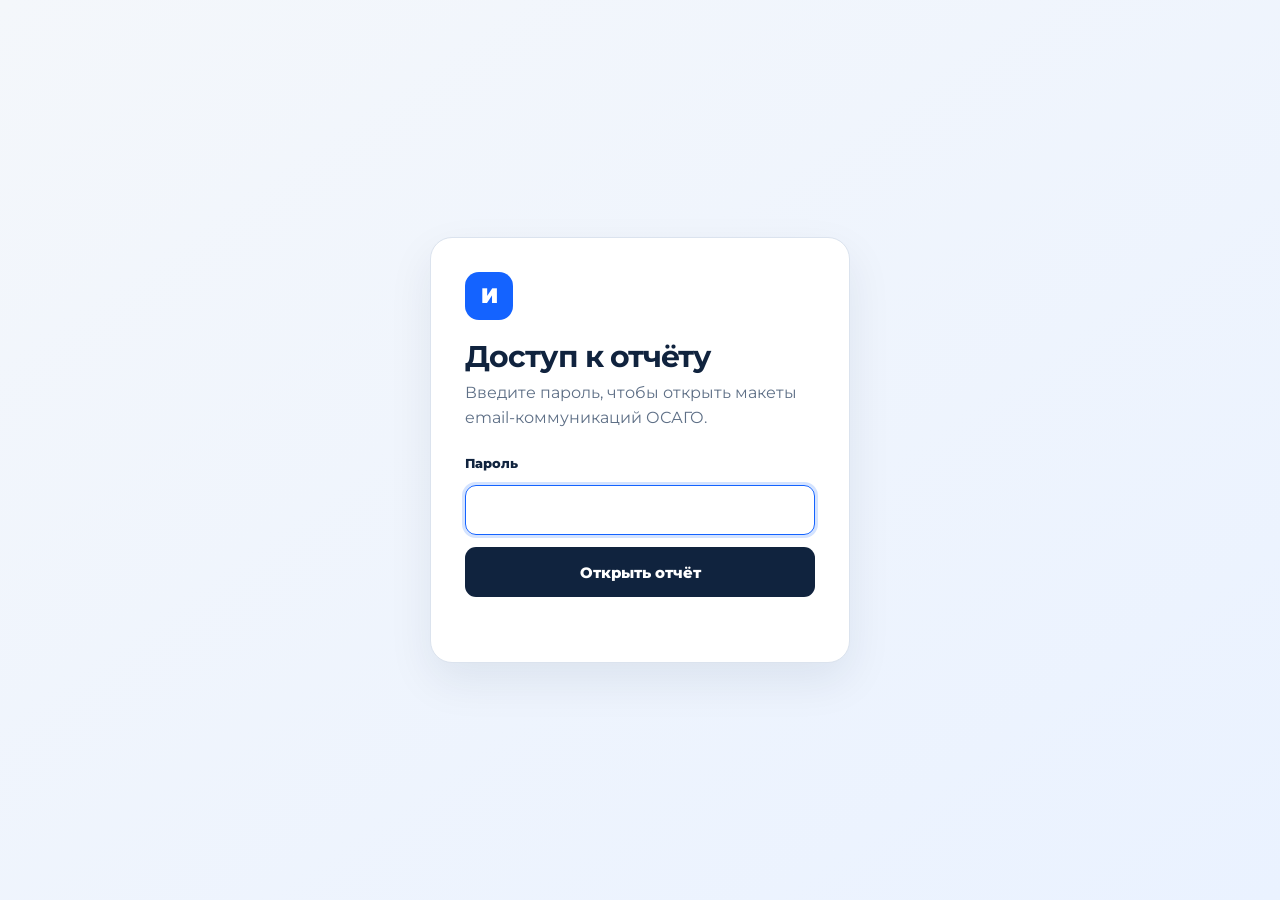
<file: index.html>
<!doctype html>
<html lang="ru">
<head>
  <meta charset="utf-8">
  <meta name="viewport" content="width=device-width, initial-scale=1">
  <meta name="description" content="Сверка вариантов email-коммуникаций ОСАГО с требованиями задачи INS-3873.">
  <title>Email-коммуникации ОСАГО · сверка с INS-3873</title>
  <link rel="preconnect" href="https://fonts.googleapis.com">
  <link rel="preconnect" href="https://fonts.gstatic.com" crossorigin>
  <link href="https://fonts.googleapis.com/css2?family=Montserrat:wght@400;500;600;700;800;900&display=swap" rel="stylesheet">
  <style>
    :root {
      color-scheme: light;
      --ink: #10233e;
      --muted: #5e6f86;
      --blue: #1463ff;
      --blue-dark: #084dcc;
      --blue-soft: #eaf2ff;
      --green: #12895c;
      --green-soft: #e8f7f1;
      --line: #dbe3ee;
      --surface: #f7f9fc;
      --white: #fff;
      --shadow: 0 18px 45px rgba(16, 35, 62, .08);
      --max: 1180px;
    }

    * { box-sizing: border-box; }
    html { scroll-behavior: smooth; }
    body {
      margin: 0;
      background: var(--white);
      color: var(--ink);
      font: 16px/1.55 Montserrat, Arial, sans-serif;
      -webkit-font-smoothing: antialiased;
    }
    a { font: inherit; }
    .topbar { border-bottom: 1px solid var(--line); background: rgba(255,255,255,.96); }
    .topbar-inner {
      max-width: var(--max);
      margin: 0 auto;
      padding: 18px 28px;
      display: flex;
      justify-content: space-between;
      align-items: center;
      gap: 20px;
    }
    .brand { display: flex; align-items: center; }
    .brand-logo { display: block; width: 116px; height: auto; }
    .meta { color: var(--muted); font-size: 13px; text-align: right; }
    main { max-width: var(--max); margin: 0 auto; padding: 0 28px 76px; }

    .hero { padding: 66px 0 38px; }
    h1 { max-width: 880px; margin: 0; font-size: clamp(38px, 6vw, 68px); line-height: 1.02; letter-spacing: -.045em; }
    .hero p { max-width: 760px; margin: 22px 0 0; color: var(--muted); font-size: clamp(18px, 2vw, 22px); }

    section { padding: 36px 0; }
    h2 { margin: 0 0 22px; font-size: clamp(26px, 3.5vw, 38px); line-height: 1.15; letter-spacing: -.025em; }
    h3 { margin: 0; }

    .summary {
      padding: 30px 34px;
      border-radius: 18px;
      background: var(--blue-soft);
    }
    .summary h2 { font-size: 26px; }
    .summary-list { display: grid; gap: 15px; margin: 0; padding: 0; list-style: none; }
    .summary-list li { position: relative; padding-left: 25px; color: #30445f; }
    .summary-list li::before { content: ""; position: absolute; left: 0; top: .62em; width: 8px; height: 8px; border-radius: 50%; background: var(--blue); }
    .summary-list strong { color: var(--ink); }

    .scenario-rail { display: grid; grid-template-columns: repeat(5, 1fr); border-top: 1px solid var(--line); border-bottom: 1px solid var(--line); }
    .scenario { min-height: 164px; padding: 24px 18px; text-align: center; }
    .scenario + .scenario { border-left: 1px solid var(--line); }
    .scenario-icon { width: 48px; height: 48px; margin: 0 auto 14px; display: grid; place-items: center; border-radius: 14px; background: var(--blue-soft); color: var(--blue); font-weight: 800; font-size: 18px; }
    .scenario h3 { font-size: 15px; line-height: 1.25; }
    .scenario p { margin: 7px 0 0; color: var(--muted); font-size: 13px; }
    .scenario-details { display: grid; grid-template-columns: repeat(2, minmax(0, 1fr)); gap: 14px; margin-top: 22px; }
    .scenario-detail { padding: 20px 22px; border: 1px solid var(--line); border-radius: 14px; background: var(--surface); }
    .scenario-detail h3 { margin-bottom: 10px; font-size: 17px; }
    .scenario-detail p { margin: 8px 0 0; color: #30445f; font-size: 14px; }
    .scenario-detail ul { margin: 8px 0 0; padding-left: 20px; color: #30445f; font-size: 14px; }
    .scenario-detail li + li { margin-top: 5px; }
    .scenario-detail .detail-note { color: var(--muted); font-size: 12px; }
    .scenario-branding-note { margin: 16px 0 0; padding: 16px 20px; border-left: 4px solid var(--blue); border-radius: 10px; background: var(--blue-soft); color: #30445f; font-size: 14px; }

    .section-intro { max-width: 760px; margin: -10px 0 25px; color: var(--muted); }
    .mockup-mode-switch {
      display: inline-grid;
      grid-template-columns: repeat(2, minmax(0, 1fr));
      gap: 5px;
      width: min(100%, 660px);
      margin: 0 0 28px;
      padding: 5px;
      border: 1px solid var(--line);
      border-radius: 14px;
      background: #eef2f7;
    }
    .mockup-mode-button { min-height: 46px; padding: 11px 16px; border: 0; border-radius: 10px; background: transparent; color: var(--muted); font: 750 13px/1.25 Montserrat, Arial, sans-serif; cursor: pointer; }
    .mockup-mode-button:hover { color: var(--ink); }
    .mockup-mode-button:focus-visible { outline: 3px solid rgba(20,99,255,.22); outline-offset: 2px; }
    .mockup-mode-button.is-active { background: #fff; color: var(--blue-dark); box-shadow: 0 3px 12px rgba(31,52,81,.12); }
    .mockup-panel[hidden] { display: none; }
    .preview-shell {
      display: grid;
      grid-template-columns: 270px minmax(0, 1fr);
      min-height: 900px;
      overflow: hidden;
      border: 1px solid #cfd9e7;
      border-radius: 18px;
      background: var(--surface);
      box-shadow: var(--shadow);
    }
    .preview-nav { padding: 18px; border-right: 1px solid var(--line); background: #fff; }
    .preview-nav-title { margin: 3px 8px 14px; color: var(--muted); font-size: 12px; font-weight: 800; letter-spacing: .06em; text-transform: uppercase; }
    .preview-tab {
      width: 100%;
      display: grid;
      grid-template-columns: 34px 1fr;
      gap: 11px;
      align-items: center;
      margin: 0;
      padding: 13px 12px;
      border: 0;
      border-radius: 10px;
      background: transparent;
      color: var(--ink);
      font: 700 14px/1.25 Montserrat, Arial, sans-serif;
      text-align: left;
      cursor: pointer;
    }
    .preview-tab + .preview-tab { margin-top: 4px; }
    .preview-tab:hover { background: var(--surface); }
    .preview-tab:focus-visible { outline: 3px solid rgba(20,99,255,.22); outline-offset: 2px; }
    .preview-tab.is-active { background: var(--blue-soft); color: var(--blue-dark); }
    .tab-number { width: 32px; height: 32px; display: grid; place-items: center; border-radius: 9px; background: var(--surface); color: var(--muted); font-size: 11px; }
    .preview-tab.is-active .tab-number { background: var(--blue); color: #fff; }
    .preview-stage { min-width: 0; display: flex; flex-direction: column; background: #eef2f7; }
    .preview-toolbar { min-height: 70px; display: flex; align-items: center; justify-content: space-between; gap: 16px; padding: 11px 18px; border-bottom: 1px solid var(--line); background: #fff; }
    .preview-heading { display: grid; gap: 3px; }
    .preview-heading strong { font-size: 14px; }
    .preview-heading span { color: var(--muted); font-size: 11px; }
    .variant-switch { display: flex; gap: 4px; padding: 4px; border-radius: 11px; background: var(--surface); }
    .variant-button { min-height: 34px; margin: 0; padding: 8px 12px; border: 0; border-radius: 8px; background: transparent; color: var(--muted); font: 750 12px/1 Montserrat, Arial, sans-serif; cursor: pointer; }
    .variant-button:hover { color: var(--ink); }
    .variant-button:focus-visible { outline: 3px solid rgba(20,99,255,.22); outline-offset: 2px; }
    .variant-button.is-active { background: #fff; color: var(--blue-dark); box-shadow: 0 2px 9px rgba(31,52,81,.1); }
    .inbox-preview { display: grid; grid-template-columns: minmax(0,1fr) auto; gap: 11px; align-items: center; padding: 12px 18px; border-bottom: 1px solid var(--line); background: #fff; }
    .inbox-copy { min-width: 0; }
    .inbox-label { display: block; margin-bottom: 2px; color: var(--muted); font-size: 10px; font-weight: 800; letter-spacing: .055em; text-transform: uppercase; }
    .inbox-line { min-width: 0; overflow: hidden; text-overflow: ellipsis; white-space: nowrap; font-size: 13px; }
    .inbox-sender { margin-right: 8px; color: var(--ink); font-weight: 800; }
    .inbox-subject { color: var(--ink); font-weight: 800; }
    .inbox-snippet { color: var(--muted); }
    .inbox-time { align-self: end; padding-bottom: 1px; color: var(--muted); font-size: 11px; }
    .email-frame { width: 100%; height: 842px; border: 0; background: #eef2f7; }
    .preview-footnote { margin: 14px 0 0; color: var(--muted); font-size: 12px; }
    .partner-section { padding-top: 48px; border-top: 1px solid var(--line); }
    .partner-section .preview-shell { border-color: #e4e7e8; box-shadow: 0 18px 50px rgba(40,44,48,.08); }
    .partner-section .preview-stage, .partner-section .email-frame { background: #f7f7f8; }
    .partner-section .preview-tab.is-active { background: linear-gradient(135deg,#e9f8f1,#fff4d6 55%,#fdeceb); color: #282331; }
    .partner-section .preview-tab.is-active .tab-number { background: #111; }
    .partner-section .variant-button.is-active { color: #111; }
    .partner-note { display: grid; grid-template-columns: repeat(3,minmax(0,1fr)); gap: 10px; margin: 14px 0 0; }
    .partner-note span { padding: 12px 14px; border: 1px solid #e5e7eb; border-radius: 12px; background: #fafafa; color: #625f6b; font-size: 12px; line-height: 1.45; }
    .partner-note span:nth-child(1) { background: #e9f8f1; }
    .partner-note span:nth-child(2) { background: #fff4d6; }
    .partner-note span:nth-child(3) { background: #fdeceb; }
    .brand-controls { display: flex; flex-wrap: wrap; align-items: center; gap: 14px 20px; margin: 0 0 18px; padding: 17px 20px; border: 1px solid var(--line); border-radius: 14px; background: #fafbfc; }
    .brand-controls label { display: inline-flex; align-items: center; gap: 10px; font-size: 13px; font-weight: 700; }
    .brand-controls input[type="color"] { width: 42px; height: 36px; padding: 2px; border: 1px solid var(--line); border-radius: 8px; background: #fff; cursor: pointer; }

    .reference-note { display: grid; grid-template-columns: 1fr 1fr; gap: 18px; }
    .reference-note article { padding: 22px; border-top: 3px solid var(--blue); background: var(--surface); }
    .reference-note h3 { margin-bottom: 10px; font-size: 17px; }
    .reference-note p { margin: 0; color: var(--muted); font-size: 14px; }

    .decisions { padding: 30px; border-radius: 18px; background: var(--blue-soft); }
    .decision-list { display: grid; gap: 10px; margin: 0; padding: 0; list-style: none; }
    .decision-list li { display: grid; grid-template-columns: 38px 1fr; gap: 13px; align-items: start; padding: 16px; border: 1px solid rgba(20,99,255,.16); border-radius: 10px; background: rgba(255,255,255,.78); }
    .decision-number { width: 30px; height: 30px; display: grid; place-items: center; border-radius: 50%; background: var(--blue); color: #fff; font-weight: 800; }
    .decision-list strong { display: block; margin-bottom: 3px; }
    .decision-list span:last-child { color: var(--muted); font-size: 14px; }

    .evidence { display: grid; grid-template-columns: 1.15fr 1fr 1fr; overflow: hidden; border: 1px solid #bfe7d6; border-radius: 14px; background: var(--green-soft); }
    .evidence > div { padding: 22px; }
    .evidence > div + div { border-left: 1px solid #bfe7d6; }
    .evidence .label { display: block; color: var(--green); font-size: 12px; font-weight: 800; text-transform: uppercase; letter-spacing: .06em; }
    .evidence strong { display: block; margin-top: 6px; font-size: clamp(23px, 3vw, 34px); line-height: 1; }
    .evidence p { margin: 8px 0 0; color: #416558; font-size: 12px; }
    .caveat { margin: 13px 0 0; color: var(--muted); font-size: 12px; }

    body:not(.is-unlocked) > main { display: none; }
    .access-gate { min-height: 100vh; display: grid; place-items: center; padding: 24px; background: linear-gradient(145deg,#f4f7fb,#eaf2ff); }
    body.is-unlocked > .access-gate { display: none; }
    .access-card { width: min(100%,420px); padding: 34px; border: 1px solid var(--line); border-radius: 22px; background: #fff; box-shadow: var(--shadow); }
    .access-mark { width: 48px; height: 48px; display: grid; place-items: center; margin-bottom: 22px; border-radius: 14px; background: var(--blue); color: #fff; font-size: 21px; font-weight: 900; }
    .access-card h1 { margin: 0 0 9px; font-size: 30px; letter-spacing: -.03em; }
    .access-card p { margin: 0 0 22px; color: var(--muted); }
    .access-form { display: grid; gap: 12px; }
    .access-form label { color: var(--ink); font-size: 13px; font-weight: 800; }
    .access-form input { width: 100%; min-height: 50px; padding: 12px 14px; border: 1px solid #cbd6e5; border-radius: 11px; color: var(--ink); font: 700 18px/1 Montserrat,Arial,sans-serif; letter-spacing: .16em; }
    .access-form input:focus { outline: 3px solid rgba(20,99,255,.18); border-color: var(--blue); }
    .access-form button { min-height: 50px; border: 0; border-radius: 11px; background: var(--ink); color: #fff; font: 800 15px/1 Montserrat,Arial,sans-serif; cursor: pointer; }
    .access-form button:hover { background: #1b3558; }
    .access-error { min-height: 19px; margin: 0!important; color: #b42318!important; font-size: 13px; }

    footer { margin-top: 36px; padding-top: 22px; border-top: 1px solid var(--line); color: var(--muted); font-size: 12px; }

    @media (max-width: 900px) {
      .scenario-details { grid-template-columns: 1fr; }
      .scenario-rail { grid-template-columns: repeat(2, 1fr); border: 1px solid var(--line); }
      .scenario + .scenario { border-left: 0; }
      .scenario { border-bottom: 1px solid var(--line); }
      .scenario:nth-child(even) { border-left: 1px solid var(--line); }
      .scenario:last-child { grid-column: 1 / -1; border-bottom: 0; }
      .preview-shell { grid-template-columns: 1fr; }
      .preview-nav { display: flex; gap: 7px; overflow-x: auto; border-right: 0; border-bottom: 1px solid var(--line); }
      .preview-nav-title { display: none; }
      .preview-tab { min-width: 205px; }
      .evidence { grid-template-columns: 1fr; }
      .evidence > div + div { border-left: 0; border-top: 1px solid #bfe7d6; }
    }

    @media (max-width: 620px) {
      .mockup-mode-switch { grid-template-columns: 1fr; }
    }

    @media (max-width: 620px) {
      .topbar-inner, main { padding-left: 18px; padding-right: 18px; }
      .meta { display: none; }
      .hero { padding-top: 44px; }
      .summary, .decisions { padding: 23px 20px; border-radius: 13px; }
      .scenario-rail, .reference-note { grid-template-columns: 1fr; }
      .scenario, .scenario:nth-child(even), .scenario:last-child { grid-column: auto; border-left: 0; border-bottom: 1px solid var(--line); }
      .scenario:last-child { border-bottom: 0; }
      .decision-list li { grid-template-columns: 32px 1fr; padding: 13px; }
      .preview-toolbar { align-items: stretch; flex-direction: column; }
      .variant-switch { width: 100%; }
      .variant-button { flex: 1; }
      .inbox-preview { grid-template-columns: minmax(0,1fr); padding: 11px 12px; }
      .inbox-time { display: none; }
      .inbox-sender { display: block; margin: 0 0 2px; font-size: 12px; }
      .access-card { padding: 28px 22px; }
      .partner-note { grid-template-columns: 1fr; }
    }

    @media print {
      .topbar { position: static; }
      .preview-shell, .summary, .decisions, .evidence { break-inside: avoid; box-shadow: none; }
      section { break-inside: avoid; }
    }
  </style>
</head>
<body>
  <section class="access-gate" aria-labelledby="access-title">
    <div class="access-card">
      <div class="access-mark" aria-hidden="true">И</div>
      <h1 id="access-title">Доступ к отчёту</h1>
      <p>Введите пароль, чтобы открыть макеты email‑коммуникаций ОСАГО.</p>
      <form class="access-form" id="accessForm">
        <label for="accessPassword">Пароль</label>
        <input id="accessPassword" name="password" type="password" inputmode="numeric" autocomplete="current-password" required autofocus>
        <button type="submit">Открыть отчёт</button>
        <p class="access-error" id="accessError" role="alert" aria-live="polite"></p>
      </form>
    </div>
  </section>

  <main>
    <header class="hero">
      <h1 tabindex="-1">Email-коммуникации ОСАГО: сверка с INS‑3873</h1>
    </header>

    <section class="summary" aria-labelledby="summary-title">
      <h2 id="summary-title">Executive Summary</h2>
      <ul class="summary-list">
        <li><strong>Первая версия «Коммуникации 360» охватывает пять email‑сценариев.</strong> Это Welcome, брошенная корзина, ссылка на оплату, мини‑КАСКО и пролонгация ОСАГО. Frontend, SMS и push в эту версию не входят.</li>
        <li><strong>Основа для рассылок уже есть, но единой системы пока нет.</strong> В backend работают отдельные механики возврата после расчёта, напоминаний к дате начала полиса, пролонгации, отправки ссылки на оплату и предложения КАСКО после ОСАГО. Отдельного Welcome и общего переключателя «Коммуникации 360» нет; включение существующих механик различается по API‑ключам.</li>
        <li><strong>Текущие данные показывают активность отправки, а не эффект на продажи.</strong> За доступный период 7–14 сентября UniSender принял 48 043 запуска кампаний; 96,6% приходится на возврат после расчёта и напоминания к дате начала. Принятие кампании не подтверждает доставку, открытие, переход или оплату. Дополнительный результат коммуникаций пока не измерен.</li>
        <li><strong>Маркетинговый охват ограничен согласиями.</strong> Welcome, брошенная корзина и ссылка на оплату относятся к сервисным письмам; мини‑КАСКО и пролонгация — к маркетинговым. Согласие ИНСАП есть у 8,5% заявок за 1–14 сентября и у 7,9% за июнь–август. Какое согласие применять к маркетинговым письмам, нужно уточнить после выбора отправителя — ИНСАП или партнёра.</li>
        <li><strong>Перед запуском нужны бизнес‑решения.</strong> Требуется утвердить точный список продуктов мини‑КАСКО и количество предложений в письме, выбрать отправителя, партнёров для пилота, контрольную группу и главный показатель результата. Согласованные тайминги брошенной корзины и пролонгации повторного решения не требуют.</li>
        <li><strong>Макеты ниже — рабочие варианты для обсуждения.</strong> Полноценное предложение мини‑КАСКО должно быть в самом письме, а оформление шаблона — учитывать партнёра. Тексты и композиция ещё могут меняться; цены, страховщики, даты и ссылки из примеров не предназначены для отправки клиентам.</li>
      </ul>
    </section>

    <section aria-labelledby="scenario-title">
      <h2 id="scenario-title">Пять писем, которые обсуждали</h2>
      <div class="scenario-rail">
        <article class="scenario"><div class="scenario-icon">01</div><h3>Welcome / полис</h3><p>Один раз после оплаты и готовности документов</p></article>
        <article class="scenario"><div class="scenario-icon">02</div><h3>Брошенная корзина</h3><p>Через 60 минут, 24 часа и за день до начала</p></article>
        <article class="scenario"><div class="scenario-icon">03</div><h3>Ссылка на оплату</h3><p>Сразу после получения действующей ссылки</p></article>
        <article class="scenario"><div class="scenario-icon">04</div><h3>Мини-КАСКО</h3><p>Через 24 часа, 90 и 180 дней после оплаты</p></article>
        <article class="scenario"><div class="scenario-icon">05</div><h3>Продление ОСАГО</h3><p>За 95 и 65 дней до окончания и в день окончания полиса</p></article>
      </div>
      <div class="scenario-details" aria-label="Содержание писем и действия">
        <article class="scenario-detail">
          <h3>01 · Welcome / полис</h3>
          <p>Письмо подтверждает оформление ОСАГО: данные автомобиля, страховщика и срока действия, а также готовые документы полиса во вложении. Отправляется один раз после оплаты и выпуска полиса.</p>
        </article>
        <article class="scenario-detail">
          <h3>02 · Брошенная корзина</h3>
          <p>Письмо напоминает о сохранённом расчёте и актуальных предложениях ОСАГО. Кнопка «Продолжить оформление» ведёт в сохранённую заявку, где клиент продолжает расчёт или выбирает предложение.</p>
          <p class="detail-note">Отправляется, если ОСАГО не оплачено, предложения актуальны и нет действующей ссылки на оплату. После оплаты, появления ссылки, отмены заявки или потери актуальности письмо не отправляется.</p>
        </article>
        <article class="scenario-detail">
          <h3>03 · Ссылка на оплату</h3>
          <p>Письмо показывает выбранное предложение и сумму к оплате. Кнопка «Оплатить ОСАГО» ведёт непосредственно по действующей платёжной ссылке выбранного предложения.</p>
          <p class="detail-note">Отправляется после получения ссылки, только если полис ещё не оплачен и ссылка не истекла. Ту же ссылку повторно не отправляем; замена или истечение ссылки прекращает действие прежней кнопки.</p>
        </article>
        <article class="scenario-detail">
          <h3>04 · Мини-КАСКО</h3>
          <p>Письмо содержит актуальное рассчитанное предложение: продукт, страховщика, цену и основные условия. Кнопка «Посмотреть предложение» ведёт в заявку КАСКО после ОСАГО, где клиент выбирает вариант и получает ссылку на оплату; сама кнопка не является прямой оплатой.</p>
          <p><strong>Кандидаты по текущему справочнику онлайн-продуктов:</strong></p>
          <ul>
            <li>ВСК — «КАСКО Компакт Минимум», «КАСКО Компакт Фикс»;</li>
            <li>АльфаСтрахование — «КАСКО за 3»;</li>
            <li>Т-Страхование — «КАСКО Драйв Оптимум», «КАСКО Драйв Угон», «КАСКО Драйв Угон+».</li>
          </ul>
        </article>
        <article class="scenario-detail">
          <h3>05 · Продление ОСАГО</h3>
          <p>Письмо показывает дату окончания текущего полиса и актуальное предложение на следующий период от той же страховой компании. Кнопка «Продлить ОСАГО» ведёт в подготовленную заявку на продление с сохранёнными данными и этим предложением.</p>
          <p class="detail-note">Отправляется при маркетинговом согласии, если новый полис ещё не куплен и предложение актуально. После продления или исчезновения предложения следующие письма не отправляются.</p>
        </article>
      </div>
      <p class="scenario-branding-note"><strong>Общее для всех пяти писем:</strong> оформление, отправитель и логотип берутся из действующих настроек API-ключа партнёра. В текущей схеме имя и адрес отправителя задаются на API-ключе, а цвет и логотип хранятся в настройках партнёра. Перед отправкой нужно использовать настройки того API-ключа, по которому создана заявка.</p>
    </section>

    <div class="mockup-mode-switch" role="group" aria-label="Режим просмотра макетов писем">
      <button class="mockup-mode-button is-active" type="button" data-mockup-mode="full" aria-pressed="true">Полноценные макеты писем</button>
      <button class="mockup-mode-button" type="button" data-mockup-mode="anonymous" aria-pressed="false">Обезличенные макеты писем</button>
    </div>

    <section class="mockup-panel" data-mockup-panel="full" aria-labelledby="examples-title">
      <h2 id="examples-title">Полноценные макеты писем</h2>
      <p class="section-intro">Для каждого сценария можно переключить два способа реализации: визуальный дизайн с отдельными модулями и простой одноколоночный шаблон. Welcome с маркетинговым блоком вынесен в отдельный пункт сразу под обычным Welcome.</p>

      <div class="preview-shell" data-preview-component>
        <nav class="preview-nav" aria-label="Выбор макета письма" role="tablist" aria-orientation="vertical">
          <div class="preview-nav-title">Выберите письмо</div>
          <button class="preview-tab is-active" type="button" role="tab" aria-selected="true" aria-controls="emailPreview" data-rich-src="email-previews/01-welcome.html" data-simple-src="email-previews/01-welcome-simple.html" data-title="Welcome / полис" data-subject="Полис ОСАГО оформлен" data-snippet="Документы полиса готовы."><span class="tab-number">01</span><span>Welcome / полис</span></button>
          <button class="preview-tab" type="button" role="tab" aria-selected="false" aria-controls="emailPreview" data-rich-src="email-previews/01-welcome.html?marketing=1&amp;v=20260921-2" data-simple-src="email-previews/01-welcome-simple.html?marketing=1&amp;v=20260921-2" data-title="Welcome / полис маркетинг" data-subject="Полис ОСАГО оформлен" data-snippet="Документы полиса готовы. Доступны варианты дополнительной защиты."><span class="tab-number">01+</span><span>Welcome / полис маркетинг</span></button>
          <button class="preview-tab" type="button" role="tab" aria-selected="false" aria-controls="emailPreview" data-rich-src="email-previews/02-abandoned-cart.html" data-simple-src="email-previews/02-abandoned-cart-simple.html" data-title="Брошенная корзина" data-subject="Расчёт ОСАГО сохранён" data-snippet="Данные сохранены — продолжите оформление."><span class="tab-number">02</span><span>Брошенная корзина</span></button>
          <button class="preview-tab" type="button" role="tab" aria-selected="false" aria-controls="emailPreview" data-rich-src="email-previews/03-payment-link.html" data-simple-src="email-previews/03-payment-link-simple.html" data-title="Ссылка на оплату" data-subject="Завершите оплату ОСАГО" data-snippet="Страховая компания подтвердила предложение."><span class="tab-number">03</span><span>Ссылка на оплату</span></button>
          <button class="preview-tab" type="button" role="tab" aria-selected="false" aria-controls="emailPreview" data-rich-src="email-previews/05-mini-kasko-compare.html" data-simple-src="email-previews/05-mini-kasko-compare-simple.html" data-title="Мини-КАСКО" data-subject="Предложения мини-КАСКО" data-snippet="Для автомобиля доступны рассчитанные предложения."><span class="tab-number">04</span><span>Мини-КАСКО</span></button>
          <button class="preview-tab" type="button" role="tab" aria-selected="false" aria-controls="emailPreview" data-rich-src="email-previews/06-renewal.html" data-simple-src="email-previews/06-renewal-simple.html" data-title="Продление ОСАГО" data-subject="ОСАГО скоро закончится" data-snippet="Проверьте актуальное продление."><span class="tab-number">05</span><span>Продление ОСАГО</span></button>
        </nav>
        <div class="preview-stage">
          <div class="preview-toolbar">
            <div class="preview-heading"><strong class="preview-title" id="previewTitle">Welcome / полис</strong><span class="preview-mode-note" id="previewModeNote">Вариант 1 — визуальный HTML-дизайн</span></div>
            <div class="variant-switch" role="group" aria-label="Вариант реализации письма">
              <button class="variant-button is-active" type="button" data-mode="rich" aria-pressed="true">1 · Дизайн</button>
              <button class="variant-button" type="button" data-mode="simple" aria-pressed="false">2 · Простой шаблон</button>
            </div>
          </div>
          <div class="inbox-preview" aria-label="Предпросмотр темы письма во входящих">
            <div class="inbox-copy"><span class="inbox-label">Тема письма во входящих</span><div class="inbox-line"><span class="inbox-sender">Insapp</span><strong class="inbox-subject">Полис ОСАГО оформлен</strong><span class="inbox-snippet"> — Документы полиса готовы.</span></div></div>
            <time class="inbox-time">сейчас</time>
          </div>
          <iframe class="email-frame" id="emailPreview" name="emailPreview" src="email-previews/01-welcome.html" title="Макет письма: Welcome / полис" loading="eager"></iframe>
        </div>
      </div>
      <p class="preview-footnote"><strong>По реализации:</strong> первый вариант потребует больше работы с вёрсткой и проверкой отображения. Второй можно собрать как простой email-шаблон на стороне отправки. Все данные в макетах показаны только для иллюстрации структуры: перед отправкой backend подставляет актуальные значения конкретной заявки, а при отсутствии обязательной ссылки или предложения письмо не отправляется.</p>
    </section>

    <section class="partner-section mockup-panel" data-mockup-panel="anonymous" aria-labelledby="partner-examples-title" hidden>
      <h2 id="partner-examples-title">Обезличенные макеты писем</h2>
      <p class="section-intro">Тот же набор писем с оформлением партнёра. Обычный Welcome остаётся сервисным, а версия с маркетинговым блоком вынесена в отдельный пункт сразу под ним. Здесь можно примерить основной цвет — это только локальный просмотр, настройки партнёра не меняются.</p>

      <div class="brand-controls" aria-label="Настройка внешнего вида обезличенных писем">
        <label for="brandColor">Основной цвет <input id="brandColor" type="color" value="#4a6f95"></label>
      </div>

      <div class="preview-shell" data-preview-component>
        <nav class="preview-nav" aria-label="Выбор обезличенного макета письма" role="tablist" aria-orientation="vertical">
          <div class="preview-nav-title">Выберите письмо</div>
          <button class="preview-tab is-active" type="button" role="tab" aria-selected="true" aria-controls="partnerEmailPreview" data-rich-src="email-previews/01-welcome.html?theme=partner" data-simple-src="email-previews/01-welcome-simple.html?theme=partner" data-title="Welcome / полис" data-subject="Полис ОСАГО оформлен" data-snippet="Документы полиса готовы."><span class="tab-number">01</span><span>Welcome / полис</span></button>
          <button class="preview-tab" type="button" role="tab" aria-selected="false" aria-controls="partnerEmailPreview" data-rich-src="email-previews/01-welcome.html?theme=partner&amp;marketing=1&amp;v=20260921-2" data-simple-src="email-previews/01-welcome-simple.html?theme=partner&amp;marketing=1&amp;v=20260921-2" data-title="Welcome / полис маркетинг" data-subject="Полис ОСАГО оформлен" data-snippet="Документы полиса готовы. Доступны варианты дополнительной защиты."><span class="tab-number">01+</span><span>Welcome / полис маркетинг</span></button>
          <button class="preview-tab" type="button" role="tab" aria-selected="false" aria-controls="partnerEmailPreview" data-rich-src="email-previews/02-abandoned-cart.html?theme=partner" data-simple-src="email-previews/02-abandoned-cart-simple.html?theme=partner" data-title="Брошенная корзина" data-subject="Расчёт ОСАГО сохранён" data-snippet="Данные сохранены — продолжите оформление."><span class="tab-number">02</span><span>Брошенная корзина</span></button>
          <button class="preview-tab" type="button" role="tab" aria-selected="false" aria-controls="partnerEmailPreview" data-rich-src="email-previews/03-payment-link.html?theme=partner" data-simple-src="email-previews/03-payment-link-simple.html?theme=partner" data-title="Ссылка на оплату" data-subject="Завершите оплату ОСАГО" data-snippet="Страховая компания подтвердила предложение."><span class="tab-number">03</span><span>Ссылка на оплату</span></button>
          <button class="preview-tab" type="button" role="tab" aria-selected="false" aria-controls="partnerEmailPreview" data-rich-src="email-previews/05-mini-kasko-compare.html?theme=partner" data-simple-src="email-previews/05-mini-kasko-compare-simple.html?theme=partner" data-title="Мини-КАСКО" data-subject="Предложения мини-КАСКО" data-snippet="Для автомобиля доступны рассчитанные предложения."><span class="tab-number">04</span><span>Мини-КАСКО</span></button>
          <button class="preview-tab" type="button" role="tab" aria-selected="false" aria-controls="partnerEmailPreview" data-rich-src="email-previews/06-renewal.html?theme=partner" data-simple-src="email-previews/06-renewal-simple.html?theme=partner" data-title="Продление ОСАГО" data-subject="ОСАГО скоро закончится" data-snippet="Проверьте актуальное продление."><span class="tab-number">05</span><span>Продление ОСАГО</span></button>
        </nav>
        <div class="preview-stage">
          <div class="preview-toolbar">
            <div class="preview-heading"><strong class="preview-title" id="partnerPreviewTitle">Welcome / полис</strong><span class="preview-mode-note" id="partnerPreviewModeNote">Вариант 1 — тот же дизайн, альтернативная палитра</span></div>
            <div class="variant-switch" role="group" aria-label="Вариант обезличенного письма">
              <button class="variant-button is-active" type="button" data-mode="rich" aria-pressed="true">1 · Дизайн</button>
              <button class="variant-button" type="button" data-mode="simple" aria-pressed="false">2 · Простой шаблон</button>
            </div>
          </div>
          <div class="inbox-preview" aria-label="Предпросмотр темы письма во входящих">
            <div class="inbox-copy"><span class="inbox-label">Тема письма во входящих</span><div class="inbox-line"><strong class="inbox-subject">Полис ОСАГО оформлен</strong><span class="inbox-snippet"> — Документы полиса готовы.</span></div></div>
            <time class="inbox-time">сейчас</time>
          </div>
          <iframe class="email-frame" id="partnerEmailPreview" name="partnerEmailPreview" src="email-previews/01-welcome.html?theme=partner" title="Обезличенный макет письма: Welcome / полис" loading="lazy"></iframe>
        </div>
      </div>
    </section>

    <section aria-labelledby="evidence-title">
      <h2 id="evidence-title">Сколько заявок ОСАГО разрешают маркетинговые письма</h2>
      <p class="section-intro">Расчёт включает только заявления ОСАГО из виджетов — другие страховые продукты в эти цифры не входят. За июнь–август 2026 года проверено 1 685 841 заявление. Данные о согласиях сохранены у 450 297 заявок — это 26,71 % от общего объёма. Проценты ниже считаются именно от этих 450 297 заявок.</p>
      <div class="evidence">
        <div><span class="label">Разрешён хотя бы один маркетинг</span><strong>33,51 %</strong><p>150 910 заявок. Есть согласие хотя бы на одного отправителя.</p></div>
        <div><span class="label">Можно писать от ИНСАП</span><strong>29,45 %</strong><p>132 608 заявок. Разрешены рекламные сообщения от ООО «ИНСАП».</p></div>
        <div><span class="label">Можно писать от площадки партнёра</span><strong>21,24 %</strong><p>95 641 заявка. Разрешена реклама от сайта, банка или агента, через которого клиент оформлял ОСАГО.</p></div>
      </div>
      <p class="caveat"><strong>Важно:</strong> все показатели в этом блоке относятся только к ОСАГО. Партнёр — это не страховая компания, а источник заявки: например, сайт, банк или агент с виджетом ИНСАП. У 17,18 % заявок сохранены оба разрешения одновременно, но это отдельный юридический сценарий. Проценты относятся только к маркетинговым письмам; сервисные письма по текущему оформлению рассматриваются отдельно. Единица расчёта — заявка, а не уникальный человек или email.</p>
    </section>

  </main>
  <script>
    (() => {
      const accessKey = 'osago-report-access-v1';
      const expectedHash = '66c94576';
      const form = document.getElementById('accessForm');
      const input = document.getElementById('accessPassword');
      const error = document.getElementById('accessError');
      const hashPassword = value => {
        let hash = 2166136261;
        for (const char of value) {
          hash ^= char.charCodeAt(0);
          hash = Math.imul(hash, 16777619);
        }
        return (hash >>> 0).toString(16);
      };
      const unlock = () => {
        document.body.classList.add('is-unlocked');
        document.querySelector('.access-gate').setAttribute('aria-hidden', 'true');
      };
      if (sessionStorage.getItem(accessKey) === expectedHash) unlock();
      form.addEventListener('submit', event => {
        event.preventDefault();
        const submittedHash = hashPassword(input.value);
        if (submittedHash === expectedHash) {
          sessionStorage.setItem(accessKey, expectedHash);
          error.textContent = '';
          unlock();
          document.querySelector('main h1').focus({ preventScroll: true });
          return;
        }
        error.textContent = 'Неверный пароль. Попробуйте ещё раз.';
        input.select();
      });
    })();

    function applyPartnerBranding() {
      const frame = document.getElementById('partnerEmailPreview');
      const doc = frame.contentDocument;
      if (!doc || !doc.documentElement.classList.contains('partner-theme')) return;
      const color = document.getElementById('brandColor').value;
      let style = doc.getElementById('preview-brand-style');
      if (!style) {
        style = doc.createElement('style');
        style.id = 'preview-brand-style';
        doc.head.appendChild(style);
      }
      style.textContent = `html.partner-theme{--partner-action:${color};--partner-accent:${color};--partner-accent-soft:${color}1a;--blue:${color};--blue-dark:${color};--blue-soft:${color}1a} html.partner-theme .eyebrow{color:${color}!important;background:${color}1a!important} html.partner-theme .offer-top strong,html.partner-theme .offer-row b{color:${color}!important} html.partner-theme .footer > p:not(.footer-reason){display:none!important}`;
    }

    document.getElementById('brandColor').addEventListener('input', applyPartnerBranding);

    const mockupModeButtons = Array.from(document.querySelectorAll('[data-mockup-mode]'));
    const mockupPanels = Array.from(document.querySelectorAll('[data-mockup-panel]'));

    mockupModeButtons.forEach(button => {
      button.addEventListener('click', () => {
        const mode = button.dataset.mockupMode;
        mockupModeButtons.forEach(item => {
          const active = item === button;
          item.classList.toggle('is-active', active);
          item.setAttribute('aria-pressed', String(active));
        });
        mockupPanels.forEach(panel => {
          panel.hidden = panel.dataset.mockupPanel !== mode;
        });
        if (mode === 'anonymous') applyPartnerBranding();
      });
    });

    function initPreview(shell) {
      const tabs = Array.from(shell.querySelectorAll('.preview-tab'));
      const variantButtons = Array.from(shell.querySelectorAll('.variant-button'));
      const frame = shell.querySelector('.email-frame');
      const previewTitle = shell.querySelector('.preview-title');
      const previewModeNote = shell.querySelector('.preview-mode-note');
      const inboxSubject = shell.querySelector('.inbox-subject');
      const inboxSnippet = shell.querySelector('.inbox-snippet');
      const partnerMode = frame.id === 'partnerEmailPreview';
      let activeTab = tabs[0];
      let activeMode = 'rich';
      if (partnerMode) {
        frame.addEventListener('load', applyPartnerBranding);
        if (frame.contentDocument?.readyState === 'complete') applyPartnerBranding();
      }

      function updatePreview() {
        const src = activeMode === 'rich' ? activeTab.dataset.richSrc : activeTab.dataset.simpleSrc;
        const modeTitle = activeMode === 'rich' ? 'дизайн' : 'простой шаблон';
        frame.src = src;
        frame.title = (partnerMode ? 'Обезличенный макет письма: ' : 'Макет письма: ') + activeTab.dataset.title + ', ' + modeTitle;
        previewTitle.textContent = activeTab.dataset.title;
        inboxSubject.textContent = activeTab.dataset.subject;
        inboxSnippet.textContent = ' — ' + activeTab.dataset.snippet;
        previewModeNote.textContent = activeMode === 'rich'
          ? (partnerMode ? 'Вариант 1 — тот же дизайн, альтернативная палитра' : 'Вариант 1 — визуальный HTML-дизайн')
          : (partnerMode ? 'Вариант 2 — тот же простой шаблон, альтернативная палитра' : 'Вариант 2 — простой одноколоночный шаблон');
      }

      function selectPreview(tab) {
        activeTab = tab;
        tabs.forEach(item => {
          const active = item === tab;
          item.classList.toggle('is-active', active);
          item.setAttribute('aria-selected', String(active));
        });
        updatePreview();
      }

      variantButtons.forEach(button => {
        button.addEventListener('click', () => {
          activeMode = button.dataset.mode;
          variantButtons.forEach(item => {
            const active = item === button;
            item.classList.toggle('is-active', active);
            item.setAttribute('aria-pressed', String(active));
          });
          updatePreview();
        });
      });

      tabs.forEach((tab, index) => {
        tab.addEventListener('click', () => selectPreview(tab));
        tab.addEventListener('keydown', event => {
          if (!['ArrowDown', 'ArrowRight', 'ArrowUp', 'ArrowLeft', 'Home', 'End'].includes(event.key)) return;
          event.preventDefault();
          let nextIndex = index;
          if (event.key === 'ArrowDown' || event.key === 'ArrowRight') nextIndex = (index + 1) % tabs.length;
          if (event.key === 'ArrowUp' || event.key === 'ArrowLeft') nextIndex = (index - 1 + tabs.length) % tabs.length;
          if (event.key === 'Home') nextIndex = 0;
          if (event.key === 'End') nextIndex = tabs.length - 1;
          tabs[nextIndex].focus();
          selectPreview(tabs[nextIndex]);
        });
      });
    }

    document.querySelectorAll('[data-preview-component]').forEach(initPreview);

  </script>
</body>
</html>
</file>
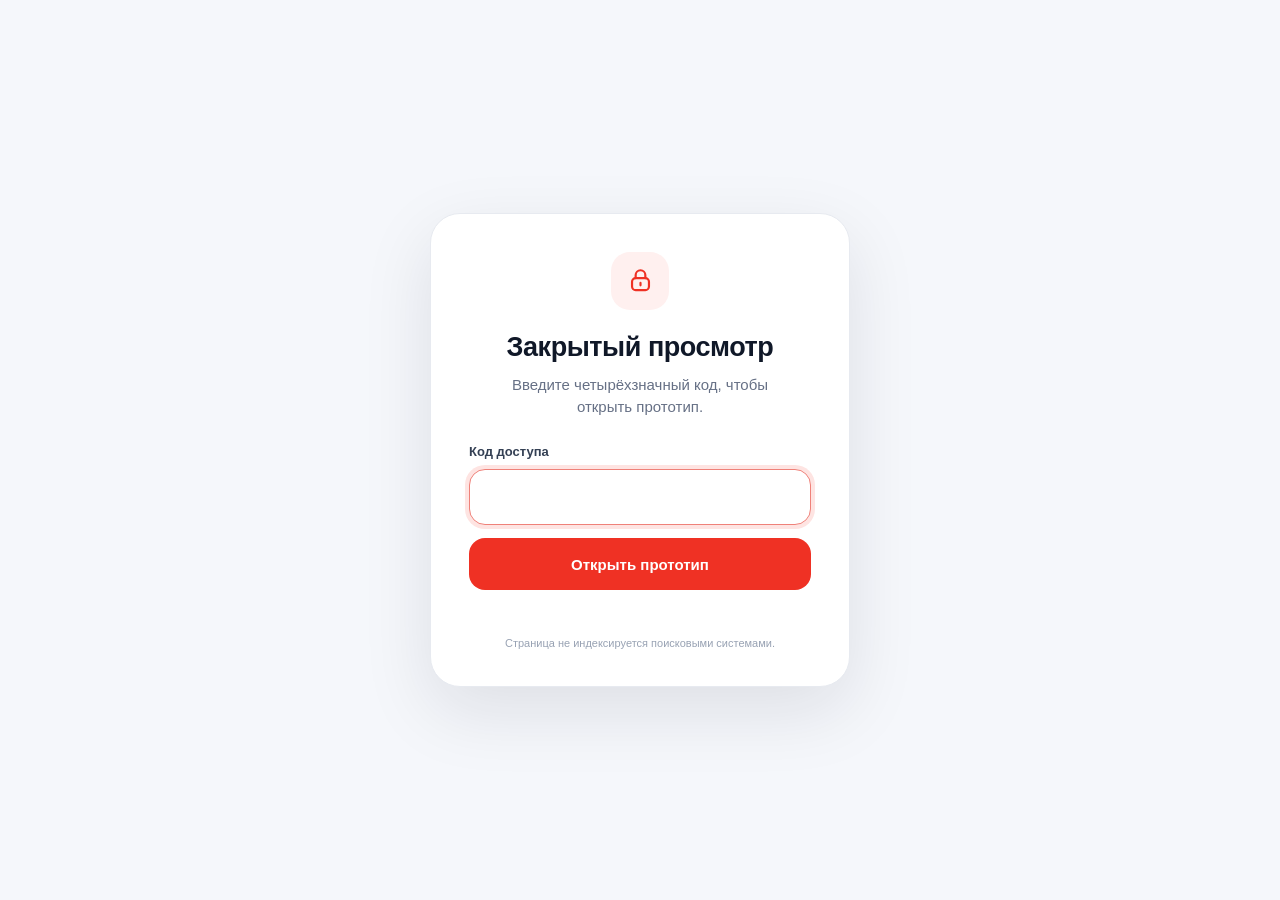
<file: offer-waiting/index.html>
<!doctype html>
<html lang="ru">
<head>
  <meta charset="utf-8">
  <meta name="viewport" content="width=device-width, initial-scale=1">
  <link rel="icon" href="offer-waiting-assets/logo.svg" type="image/svg+xml">
  <meta name="robots" content="noindex,nofollow,noarchive,nosnippet">
  <meta http-equiv="Content-Security-Policy" content="default-src 'none'; style-src 'unsafe-inline'; script-src 'unsafe-inline'; img-src 'self' data:; connect-src 'none'; form-action 'none'; base-uri 'none'">
  <title>Закрытый просмотр</title>
  <style>
    :root { color-scheme:light; --ink:#101828; --muted:#667085; --line:#dfe4ec; --red:#ef3124; --bg:#f5f7fb; }
    * { box-sizing:border-box; }
    body { min-height:100vh; margin:0; display:grid; place-items:center; padding:24px; background:var(--bg); color:var(--ink); font:15px/1.45 Arial,Helvetica,sans-serif; }
    .access-card { width:min(100%,420px); padding:38px 38px 34px; border:1px solid #e7eaf0; border-radius:30px; background:#fff; box-shadow:0 24px 70px rgba(16,24,40,.10); text-align:center; }
    .lock-mark { width:58px; height:58px; margin:0 auto 22px; display:grid; place-items:center; border-radius:19px; background:#fff0ef; color:var(--red); }
    .lock-mark svg { width:29px; height:29px; }
    h1 { margin:0; font-size:27px; line-height:1.16; letter-spacing:-.45px; }
    .lead { margin:11px auto 25px; max-width:290px; color:var(--muted); }
    label { display:block; margin-bottom:8px; text-align:left; font-size:13px; font-weight:700; color:#344054; }
    input { width:100%; height:56px; border:1px solid var(--line); border-radius:16px; padding:0 18px; background:#fff; color:var(--ink); font:700 23px/1 Arial,Helvetica,sans-serif; text-align:center; letter-spacing:10px; caret-color:var(--red); outline:none; transition:border-color .2s,box-shadow .2s; }
    input:focus { border-color:#ef8179; box-shadow:0 0 0 4px #fee4e2; }
    button { width:100%; min-height:52px; margin-top:13px; border:0; border-radius:16px; background:var(--red); color:#fff; font:700 15px/1 Arial,Helvetica,sans-serif; cursor:pointer; transition:background .2s,transform .15s; }
    button:hover { background:#dc2f27; }
    button:active { transform:translateY(1px); }
    button:disabled { cursor:wait; opacity:.72; }
    .status { min-height:21px; margin:10px 0 0; color:#d92d20; font-size:13px; }
    .privacy { margin:15px 0 0; color:#98a2b3; font-size:11px; }
    .shake { animation:shake .32s ease; }
    @keyframes shake { 25% { transform:translateX(-5px); } 50% { transform:translateX(5px); } 75% { transform:translateX(-3px); } }
    @media(max-width:480px) { .access-card { padding:31px 23px 28px; border-radius:25px; } h1 { font-size:24px; } }
    @media(prefers-reduced-motion:reduce) { *,*::before,*::after { animation-duration:.01ms!important; transition-duration:.01ms!important; } }
  </style>
</head>
<body>
  <main class="access-card" id="access-card">
    <div class="lock-mark" aria-hidden="true"><svg viewBox="0 0 24 24" fill="none"><rect x="5" y="10" width="14" height="10" rx="3" stroke="currentColor" stroke-width="1.8"/><path d="M8 10V7.5a4 4 0 0 1 8 0V10M12 14v2" stroke="currentColor" stroke-width="1.8" stroke-linecap="round"/></svg></div>
    <h1>Закрытый просмотр</h1>
    <p class="lead">Введите четырёхзначный код, чтобы открыть прототип.</p>
    <form id="access-form" novalidate>
      <label for="access-code">Код доступа</label>
      <input id="access-code" name="code" type="password" inputmode="numeric" pattern="[0-9]*" maxlength="4" autocomplete="off" autofocus aria-describedby="access-status">
      <button id="access-submit" type="submit">Открыть прототип</button>
      <p class="status" id="access-status" role="alert" aria-live="polite"></p>
    </form>
    <p class="privacy">Страница не индексируется поисковыми системами.</p>
  </main>
  <script>
    const payload={"salt":"J8gdmv7EA8neJ7DT7nAtDQ==","iv":"qz3SkYHbxA9+1as2","data":"gKkF2CtrdmFKeGME8vP6n5MyYKp5XRw4UpTngdoUQCPrZajbp7g9jB8scSsaan0X5xW0187PHGHlc1aOHManzQTfjdAF+j5iNhKa5LqS6yGCiMiGGL5DntWVUA47X/VSbHeGMliGiMK2bhHY2iGkJnUY+s/Q+tAZyWklvQ0eR0Bnbq9vbEhjsnDyLTRtFhnsxitWI6UKp0iwhBiv1OTc9eVlsA4rSq7zoRLrd+6V01BlfPsOLq5NAzTUWiiut2xZmHhgt6ahyTVhSXhrTmdeiqLiA0D72M4pXI1Ko6151ZKDBRoHR8cAZgZN1EAcLLmsHE1P4f8npUxhL0slgql00YRk17WeD/ip+Q3pMzRxLK2J8T48afQJOMiBA6//tePKEy/PN3uvZC9GjgTvNP4IHN1+wrLHDRWPMHFYM4Oyzjs9Zy1vmlT2Aw6ZarRv7yeREqLqquvxATJWfCbtcbhH4HVxIUL9MsiFkojcZz0hSf4anukhfNUfCCXA0SWn1OfJ7E4DwWPrE+4hFOJr1aGHDHdPZxaaEUsYFcIY8DoIkfX9V8LkQUxAZ0GRNtatDgdXmKFU/IAnrVvL8KaM0bLmVp7+whrlgyXpc4IeeyZpqPaCD7Ic1l5H0AVJ0uGmHfy+7lPQf5j6+oiGMsr2b+PMyEZuZ99W352LHUvBmb/CelN8pmAgaWlS49SyQ9VscBG8pI3Jlz16cUYQjpcV4UXfBY9SyurdTN7wUD5A+LMjD3J4Ax8WLgEX5MI1nLlxTPF5A92cVGeevsK0Jra5wI3z/XOkSXiYr2RbjHH6CfYzz/jiCSJnP4bQB3aQ2kppfbNnnDsXNxp1rLtUhbixJjY7oRAuBVD3LPyDfPFgAqH+7V8x3uPhs6kpPUPTN9EZca7kfw33IzDmM62eBO2Ne2aK1kvyp9GsMi6cC3ejg2RuGXMDr02/VF67nDbErF6uh+XUXyh8nv9DDqgvO7AkbTmxL7jmspSaPSX/zW8iJo2svSEkjQCfiMPd7U0K965HQIS/wl9vS8VPD+nBVgTv1wbliHwMUGLfbT47GXaZpRCncah0JiVy0/LjAclAnZVNSQTjYBr3Xqd7HmLEsHSKO211as3wjWAxLhfP5WsA2h5a/ee+8KHIqvb36pkPyCHG/710Dl0RikMgSik91jG30rGaOM9kWRz1KDN7zICzNowHuqiawfRz70PXj8+A4WhjNg7oSWK2qkoJjqYfCo2mUN4sDoikWGJg1h+kk3LGY4uk+yE73lS3gwn3gtt0upoYDF0BqaHp5imX6Ms0C68Dr5iYaFtKvXbbv9QL36zPYLu9Irbx1QCDZEmo49N/kpjNs8dJb+Sqt5cC3/HBEGMQ3wUwhBtSZcKzGLEhnU84EamPT2lkU+2IUIsP8MAjG2dbE80UhuE0L4Cdh/bwsKr8dcCEQqKY2BwCMRXZU5giZxC7oBU2oCn9ceJmDaaxjOeJ62io1B2i4cB73OJbQ3Ph9re/LcVSMNrScBgtMpK4sZ4l5dveMF2murSTTUbLBuFzwsXsLtMFU/klpo9vugtXz9oJ7FSIK1wo+coRQxxNC6YSb4fw90rN6B+fhAWovxp9jP1VhvytBT5ZfL2WEwevV85BNjnimglVnqVaz/aKw3gvzCz8QpiPy42+7xgSqVVKSa+cP831TAq60EokussTOW4q5YJJXsO0AeAscaaxNpyLCKf3bYQ23GC7EAoysW45TCpuH6Lv7pBdjyk6/Gz1R0bICS5y7MsmGY1WWT7D3k0/3/BOYgBGXD/c2pYj9zm7n/YMR8uvlOoEM48ZXMFKDWv7YVuL45+gRwznolLJ7LT+Q3Xiq1RXOET+JwStQcUgoalzkjtKBI3dVSQbV+qihldLWKdzTdWcr0h30wO8Dag/2FFco/VgHGZHFABZ4g/1vnP7MUTzPXpRY1HjpvCDRWhFTpeR5m1gF2tKmN4TGbXhy7n66HEh+50ABHFuqFDh/VGMbvbnn9PsAHruccmTPGEOPIZZ3eW1uozilUnzeBzP6oR+cT7AMkzOasiXiWLX5iRlr1FSErfZ+VAHGm/BJ8RPmGXp65h3rk9uoq6HE0HJdNX11sKmNBXHFTF+GfJo3wBL333P5C/VA1q7lumD/[base64]/3oYwo8SjIrp1BuGP5ag1yS+hs94Hx0EMbAH+UGdrWIUuc+IwKu847sz82iJQ9ao4Wr6QhrtwVS0EbdHZxRjrp/aU/kRxMh1iPQ9gBFcjx7mVsX464nt1hzH27X3ULCWe0gudDMNlO6/YjrJP9RE5YeWcnpfwyD0lT8KSz8p+QzmfBVV/XvVLs8WMHj9jdRvOPUouujgqgGiQPbyiSf2s1eEk94YuuJIpN4Z9tDaEqUfZJsi5PoaIXtobbGiYlEgWVkt4/ClYxzURB49YhlgWyx1V7CJuG3tbpGgmP/7AYKnrd75wLaPsolsYh/fBsIzchsOU17cOxXkF3WTzhdi8K6X0aiHKvKF/hMX/pjjqXS781Eqlsd9wsCl3ujOc/azrzK4jQaSbFvof5gKPJ07+msmGcqnvIvbM1qs3HwESyC2/nKBbRXo04q2uPofHtAJ7GbK5wV/FAooCKrLytc1JqlEUQNDlUJNyWiqn5MmhAhR24+/UO/QJuHqDWx9WgAlLiXwvrOUB1X95Xn8T/M7gU71xNCwiz6HBb6FQWcLOtMDmV4869ght3oEVkZQ3iDKVkrHj/W1zPEUeYONDhtk+NAHBUWNBra8Krzv2vkScVmMAjAN0xkwin0tfwsRF1IBT2lvQuXdww2MP45EtFaJeX+7zgDZQypw12rlWG9uDskfDqvB5EG2Pwn1INJ3ekUW5BLUovnHwKh4nHKq/i4ahMdHbCdQhVnwlsrufELz64njCHbBPbzMdx/+Huo+hE1tT2J8F8PwVloDIiwGAUCRLIUig0jIOY90Aq4P8kA9/teykOItMcqqd0VDRlXoakGJjqqAJkyiZvjvdPgaGZck+8KkW4ujbs+wAzw31JHoco3+VmfSHws4tz334ygtuk6j3ZV1lg6Xzw4O1vIRd9Te7Ki/t6lG4aySn2ZvMzc/3WNr8laUUBORoi8U4L+spJzk5kxEn06P4TORh15dyTCWVy28L+WUjKO2YOvr9mHLomeLsbyYyP5f2uIn2xa2eIhrGQMMLlSNRIi9i/zVbSuxI7R0mRSy5PLqbxoVaenlN0KLhSl6/ESyIkSQjuGdpZrcHarRd6OtdUE6w3IY+FBIx3TRK5iou3FOKcdmjAgTxqmmxGtx+Hi81gfGtRdWwk+sAYh7xPsO2lyzQQf2NnywEQY1Nhrtt8pzTo+/gtPek6g1K4oFnMsLW2RVoyr2kBhlXMR5GAfAUY827mYSLO8bqUOdGexEl+qIk+SZU2ENmdLF/BfzqCvg3EFGzUrjv6XVNneBgmyfzp+j0/1DAaCjZMQR6p4NsVayfTIl0botsyKeLd9h1w42HmMbBzS4Dcdng4Xu7+ng/7/7GfBo/fxTx9RWAq0w2EVrxfIi7ehHiesir1sBfdnzF46kVpHhXM1mLXmIkJZjtGHro9g0Zj2GAAc9YPlAkYYicsaQOE1Ws6n4VWvu1/RiuLVoricgP1Xc7okebrvMyqWnZY4tlo2+ROHAqYSnKsY4KYFS0RogXYhNr9biOoONaX7TIVu19faQV6mu0xmJ7aSSBUD7O4damsf/D5z6IdDAfcLzuQH3r3ffT4aXn/AfdcLsSvD9wnAmddQ7zzhGSqCLeXn4jK+z3H0tCR+8pVr+FsrxgbwXr4zajxEGZ//CDo1x3x5nEu5SluVseJk1EmkF2pf56cfQ8dQ7mVzAtvdE9XDsMDXkW3XXHGJwyoUn7LShUmTp4I2pECF50sAePkNCW1iaTdEaNPm06nUiSq5c/xS8aVE/Hkn715msgeezXuZoER/mNlfgrwQejOpiIyugyEngKPXn3+aFQCKYdqmcA6b3RfsxwjxtVVeC7sZuO+6sVGtBoWpNyhaDlzxnIQlo2NVnmo+Av82902BlCtZb3J6VOS6/2lq6czvsXb1tsC9UnCPIDJO6gCC7GQq5H7xlgehXxAgtaYQeiF1HDKCsPegZopOLe9ROJ89lAvoQy58TQ34uE6+I8KzD/W8V7f/Ax1lYXZQu6ejvaDBbblFkMxoN4vaTqhsoH79rN/ag1uNztia8gD7ryxSvYkSDoo9AbOaGmnjk0JcMEfPy+Q7cPxuv/[base64]/Zs12u9bmkGlABYcYOYD81oFs6lS0g91GXQBh/i78SACtfhvAhGBdZ9YhqebOoQPbCncSuLG6ueFXs739B6oIFg8zmju9XGkJ8NdSvkf1nUKX7t0HRaInr4tIKiYlhp6HN9KrX+z/[base64]/BIowtyzm2uReWLM8wZ314Ll4pS1sgiw5+3HlJzpb3wjB10wZg1k+OYRjtc8Vm0XakqgIy8rslUjecYNKkRxOnpHlRmqoSyarKmd2v4NgTIQxs6XYdGf5l8ZM3j8xqaZDaN0J8IKk6z5NC9Zxh1sC39OCK/LJt/JreYmH8oQy8ynEHEOx3YMmS/NDTsrQh+LjoZ6oZ6Uj5UK6I4kJX1qEmXg+khVj25JGrhid+fbWQB6MvQKiGA21PnJ2YXS1bHVuMBnANZzoZPmd+PtU0/SmylQw/8XkMq62EuU2u7ULvY8xSqW50Zz/HknFMP9eFzLwRFwONjIhgNjwrrqGp40QAUtE5adcawa9tUcoqyWn91P285zKanHArGsRnDLw0yrYpkXazDJthdZ7ut7ZQWMvdST1J0IUjA2U7mXgpDyo5L8nhv7omTxE2eX0nHuMG3GgaYP/1o3DKhYvq+5fwrpoy9JDnxl3CZdSLB6xtJKCUirIvTA08ssV2TRGo1H+NtYvrnRQSeWvjb0uOew36R2Zi2gwZ9SheR634pRZrFL6uMcsKE7tU/g+b2TMuZlvkg7UYXGGQFZef7cHnVGhNu+7+WFpcdMqREvlLT/U+ArLYuw9PqG1vcvceL5pRajJYzLvEiSzkqHwRgKuVu2daZnduiWythqRD7xhnizClYtSiKafehhjlpjHLevAEW7pzd0Y9YPWgpn3TgwDJbKkzsDAbb+TM04SSwA2v6lHzSbqcxpxyYr7UHOm3ZPSkSOaWy9Vr19AEjstvuOB5GzPwwP1D2kaGsrbjiqiJ/CkH1jGaOcAUBbc9BhwQ4MFweS5i53i4MFdGPUaH6HSZLv7Wu5robMWGylYa8tBY+Cp5ywZK3tL3kVeJVkrqsYAZxIEhfR7vT+o57YOz6TldGuLp3B49fKt/[base64]/jY5TVB5e3+PQ/1pe62yD3HhzYbBqDohTRbvdRQ6fDI1qO5lddDoGledJvj/ohObSVjq3NGaPXCe68iMj7RV56BrE8Av9e70ykzjPFg/q0aS9k5/S5UvNlBoQbTKSIY44kPMH7aFmGa2CLqs4euSNSlhTfvYqJKXEASaKHZXTIhFHSYtHGowGyclRQb1nw9BgXRjeYlFucxFIPm7UYsgLD+mj8QkGK6hzsljJ4yhmzVv7K1DFRvafuOJG+pGNbxciqFlMoPx/cIzA3HgH9fg0on8lijlI0xbjFS2Z3PiJ8n57SSj6qo+dulVDH54lIow1RPKytWNDTzhOZYkUXSBktMsDu+goY8L/mjCZe0kE2+z7wPX1H+/CcmSc+z+oV15LtzIww/MCoJmdRLmbK0ec0xYMH44INYd8zQvNTp6wf+mCIwVFXlcauNffYWznbXOlVmm8R824DOweQ8pm9/zdXBSuMwm6OzjbqvSuqyGYWzhCxXA5N5oSbb7jIlCk9uGAWu7jkxzWkuxULIdoivtO6ulCI8i3ZydL2bkzZwxOrDaNqBST7XwFL8O3SHG220fd2Jifw0teQthJ5ky/PXN8l+fDrnasCDK1Qsdx3flZAFQcd7Zm+tNhU845k2QBuhLI0zVPRroe70G/mL7IDYmyzcGTAgcqBnrLqPPXLOZafBuQyuJC4MhIpF1pS11n9qgyLxjId5vz+jD1K8t+Oq3UVg5sf5TecA9SpGLoV2EpMSIM/0dF/GmPcsYe9xct/bjPd0ao3gSbsGL+zCkzZrcenVmOtQPPX1TdUZ7r1F5+jTC0iFt/[base64]/NpuJ4EyUMvKxQPBmK1Db1liqc4L4oyeML0IKpFn4VS/OGve47XnrKCAGXy963laQ3JpaodsbWk0c7JPnLby2k72HBQAA+fz1MnRZjaZQja6LTBn/bkDz+LB+7xELt9kkxWnx9IQ/69xOzya+yNBwN1NoUz6iE+pyVCwTjbFhs5sIpWA702rTOIXQupcowJa9daaDn/bRgvG8n5AnyGhqEErmPF7wLGI15Jm7UF/aNn6ZB0nAsF3/pgJRAr7FN+CtqHGUvE7BtBfWjlOAGrkzjahPvfs9Gqmp0yj+49JieBjjC/4o7a8JIYT1oNJR+cEF/eJIsSqO3LzHWLKi2tefZprBLZIMpCY6BCMqa081PIsvzjxH8a3etgm0Px+sbtZ1A5DICAtW3euiUvGZSlPCticVRdUs1psIfj9u9I+POOsUCNwMGvQ4FUV8WIYXMYMham5cez85ie6Jmaa6BLDTe18LAPlgkfRouOfsB4XwW86JqQqPoGIKiT7B7XGE/4ujt1IU1SL8ihSdw9ZhbNt+N13QxbT5PPvSqhocT88xBJoxdZj8ZNbEeBqNbZ7uOQMdsWNXFEcTKS3FUQ9ACi4jmtcKrLt8OxoVWMkPUcx48FtwTje6DTmUTmEXFVknFhLRgTMwDES3lPlpaDHsEWOWae/HnhvDd1/VamAkR6Hfyk/NmZM4XfycKBQGFFebS/lyNtz20MXfE8Y8PtUCKjx2NINBF74xJW+rE1BPEXASxvQfvHxZJy/pvVuF/VFZ/HtQI7jUWGFFcv73qUcsvGZD0RT58807hS2PefsfutfmZWNJhmwpAGakIsRXW0rli3ea6CLfSlvXZP/W7GdcohLe+7xTNaZySNq6+9BrEa05fPj/Me4EzFCkoregoa38R7q2xPEP4Ai3iaq6S92FBQzQ2RFreNdi8BvF5GthTfdj44Ykj8SjfcNKdk3KjjZvEXMSNZVEQfJV/jpbrrSCAJBHqvNjSQGahe62MNtA7CvJk3IokZ5AsIXun25oAhMRinX0NW3KJPX9A+vedYgjZVeWn91TskC64Zbp+CsoPMtolp4+RqcPp77D9Kk4/5hBCGSl1tuqbtoZwNUrpu5nFGrxbQY6Y/DShgCf/fNesbsXiRsFNQ1ygRK6nS9kr2ctBnWywIdKR/gfI7m6plCJe92abjs9V/ePieSsmvVEWXZcMVOJQRHX/eLNLSPx5X4h3gTmXZuPUodRyaPtAGGoOYa8j5OgTZgb3IYlwNQWdzGgiKK6Qe5oOQOgQgLY7GoK8P7s9foXAgjArPfvnTeQVFfryzPkmnSH5tutskwCYUy1WVuHHk/m/B2vQE2jZIPai/vLBCAUOL3lLKV9dEYcgbibO/ACSq9m6zQUqlfImE2KfwA8EvXiFgF9on6fVnW08HX4WxZoAlY9GM1b/0j5vpCFziRvTFylQsAbW0kV8g0mkGLERJiJTLpQsub6GE8KH2SilhwtNOHmCnoj/atRzXwo2KWLET3WWEc6FSOqORo32mKHoAPI72RV1iYjFUVVzBmg/AJpb9aw3JlQxV5JEkKCL1wsylEmFbSWQBqdlyi2N9sB9Adu9zWQphgDe9eqYyFLCaeCasXdRcTKcoRYO5pHgg7xaIvBsJYUCPg/MUqE4gRJa5yU1JGutP2+wz5kf29k/0xZS+vKhFDm+AEssm1Tqs1qCKqJYISxjcjMYJYxxHpT3O/J/ns1jeRS88mxnaMUfpIScEYxgMNnkU0oS5apK2lMgMdW03xcmu3yTsxYTg6xBPEn3Gg/+wYhlxDoAit2WpuyGWzFHQTxAyZBXXLL/SDCpBX0g2rTN81XyBZ8pxEb9jqFacMFEkszdcwXcII0dKKcwhoqcew35kfm26Qrv6xHcUkkZadyPmVbUNfxwnRW2Y8x/HHxKOdJmhuJgbv8bHlWFpUHVtYMjAGN1AfYzrsC59Zf3kyAXGH5tXpLb5+XnswalVvGCuX3S/EGt3xp2dbs1rN3ibHtCX9xoRVGSDQBc+aznGqUzPjRlgVIti94m4zTRm8sWgUCcz1XOwc+7f3C/+2+YtlVsGuE77uQ/YKaK+yTY0xIxTf1n0jDWQFFUkfKWTZPARMjdhSnjJvAxhU3Zm3mjT68gIKGQQbBh6sExyMiw6+1BxFKIqC19gidlWDivctAUa/[base64]/X4XqrSRGCJVN56/QAVDI4L4ahaO3iHFTg+UnGjFNNqPnUZlbjJr2LQlODOSidXE7lllbOW4wuGRARaGNRg6wogNWNdpVxnBdIG/mZYuxQNAGpd91KRDmvdSEbEo6TTGa0x4LXX/bhvouoRKMGijSVBOlcAmQRZHhzegZX1a5xpSeUY9TPXSPkoX90aVq7uY8w8C4VX4XUVt55ctkKEfiI0nRYBZpAYMhKJc194Uuk1WJH+KJM5w6yab5u5vmJA2FG6nzz/Sd2h2FA2BOkkGT+1unGcOtsMfo4MWDqUy8oIDO7XWIo/E/MhlUTElqcGBoYmyS2JBiFM5amCaZGSyqmGrTe/hsOAELKiJyWedfRpFuqnsrNhSttDPgLLoJT/K/TK9ZxSMvBMBsYV3ZbIUawrOTFQiWZoLWU+pyIp77qDXBkQQkarLDUET6qmTdKAt0JWFYDnCH/KFbstJaRZgTQErSzmtwoT1a8jx+D0BAFDredMuNXDcPoeDINb0oPfNCFMP1MiLSX+3SjnmxZd6IpXENc/Xe9mcJcyR8j2dQ6r12RZR1/bkWt1gLbjxvhTOPDLvyrpi6Yps6fYWszy/vL3x7df3VzMyrV6KPVI6+gDqlcDE28QLTCgsJvo1yi791cIZBKEfXSLJgVaYuZsICrvnj/NUI1yrj3DR5XXlQEbPIilMP5LC+6AFyAtyQwuOMEHOkN9fUnW5SkKjqgwM9Isb61KDmo6lAoNowmHB84bLHoQO8mVyeS0HjQUBIQYbojWIbIL+/8EmJNVqFXF3gj/vBXFx3iQV0VqKv/9I2TQu5oWlN5AiHVDd5pAAJdnxbE/E4xHO+TVtl4Upjs81wisngh4ZmEo667BAbbwd/cEfryplKF5bEGQFxG9Q0wbjWWmicAb5M5nJhXnVOO27labZ4qmaCbQRVpTuARXsjR3ObVSCUNbkDBM/CPmu2WsIzrkTKp5kTwpwPmZAe9x1xAhBmiI+/I62+kbeu2MK/[base64]/BKEw77ykHynSiAmnV6AJqnLk8e1ntjEI8EOjk6OrAfI476xb3QdnbCAX8P0MxSx05utXs1qNPhs/WI2hh9cX7XkVQupmRD9Iu5kpX4lTeKEuvJycoz7+wanWaeAXanfC5wI074FUlZ7hulo3hYHlDZf62YY6xVa7HtRVXt6++QY4Uyv7SvzEM01O1G5YXtNiOM49alkwl8uazm4JLWUfhq/13jfZexIc76ovj8OUDxQRClWk8RSlCLsgCsSD10xMPWVDDlj3RSONqCtJU0OV6mseRRmvhFeB+SS+bSXWuZDB8QeJPtLvk8p8ZoAdO+/WJBHGgS7FovLLEKrZpp5sCGiwh1XvZRNEYzGh+v3oYGxJI2pgOa8alsuHObfLw9SJSM+T4dPSZOiqLfpP+hsSoWGbuXrrNsga+WcnEYmNqzpUwmIm38SAGBGFZnunI4Pj3N/NqguDiMSEq+TBHOPF9fzGMoG+QB1dlLh/C1E7bY6PVDLeHfVWiyG5kOOD6g1/kUGNzSlNWC3tMwlGTPGid6HmYb0nbYG7tRQewE8rjPnzduzlOb+dwJP0ITlAwUxhx4PwlIbPbNQ8itQGwwoqNh6ifCZcY/eoHBkVW7H3jiMYHuWu6F+tLNKRXbas+XapPJC5qDfc+JuF8jr3kl/9zpvvtILPqSJHregPjl8SlPPidd0HRdb0NcQkFj9bkbHwakHV/RT08l9VOxipb3BoIutJncGWjZZR1wVJn0l6lVlh/3uwymEGhZaZH/81vYxeUwk0a9GyfvCFfaa8LJh8Stffvbzg/uOB9EecSB665Ncj2IbeaUiLiUpenC/rTjlgfPRj4tOH6RLA2ufLwF9Zq5G7KAbviXWlODZXY7GSCGms1OlQNkL3f74zNoz+1d+KHAt85Lc9tfy4eLx+KGvW+7ihxURd1G1Yby/CppOhyeStyY+sFKvtMToM5pLWO8n4ELoO3ig6v3k6yfjvCZvj0/vwE0lBu1IpBIs/v35iMC5x/vhWCRVyk89JvcBfnYx/JckZiubAC9P45SwSCeqW8Ufjx7KB7p2D7nLJy2DMTOUUDxFIB7jh1A4xk2ockJe4OEkL8bm81H+pX8T1W2M7YgLD+ZzBOPkMyxyRvoomUfFAzRPlKkjZiDxB+FBgN9GErjONDxnodOyCj9Q/lrPtpvCgj0jmu6OZk+aL/Kzw4iXdEdhJcEc9QbbJ257/CA9F6qtRp2gktsLuBgy8kqjl/yeojFHqLVVQOCFtfX+xMw7WevqoSm9wYLKlG1RO4g/jhxhsC25NRD879XDdJ9c+o8mIiK2LevWvtrU7rU/3QM4S4MZJ8gpvhxjiv2Rgj4TaJr0k4nWuENBwJdwX0RBzsvt5y6Oz/pIN2/onJ9g5YAx1G5m6GmmIky8HInHZR/4BGQ0uex+EdZoWk5MpcL4gus4zlO8k7ugc7N5QBp7OyrQzDFrd5KmH9JKs2epwARclVBnGmWw+H7s+/ROHbpppXsS5P0XpiqtINkcm2j1AP5cEoVu2SJ9evRSEFQm+R4S9CDY3o4+N/7Pph8TJHcruRwYO4UZmkDWlZtDrkoNYpvh52UYleUWxtLIJjfpW86jHHxG913ykeLIU8qGteoFKWkpoYY+E7bTg/q9AItWIVR8SoAeGBymNL1yTrX3IWMrB2O07hYLFiFIC8JS2W+ltwcEafef48Wk9X2LGsPK5qiGXASz4pk6RnXBHAw5QSyW/8mooYUgghNJCIFbSWHKSiFNVPFvcYlbT0GjZ4XceFDBOmGrLbHVznTbKLmDDnVlrESKtW762Q/ig4xg+PX3fuGaNIq+zbztJh7vWa4vnw8sL06AUfe+jdaE9pFgZ8PKvz5sD2PNbuLWoUdwk7H1KEUEjhG+vg6hCCesEjsL4/QxfwXIbQhGKPM7OsmvM+GqMMk2H2I10D+iFe9Enog95dsPmXHgE6cTRF5hsKNOKNqj1E931JqCTmbNydL7gk7CIoZ0Ih0EifZw3HKGEGZPMaTgrAEfoxRy/UAkR/oAdhqXD1vDLqqyq0o3U5jrm5+u7HuxU3nsLsCBcOYGTmj+qHhYrb+xBbLO4of2p1EKxVEKyzGUSRdfJtqL6EZPt73+MrGwh+//vgL1mku8Yi3+yZhBhTSYhRfPSriqlhmRrDIxMYt3wTNmdPjsyGU4uMPYC6702rYBjn8I/[base64]/LEP36anJ1wrT/gHbmZuT11af3ZQwT6I7oD3wa4BFK6siN3qugOiXGRptd2lbgRHZolF4S0rp+bnSXPpSNLVCINEVM7oivWLsj2+G63cEpgkm4I7X2hAB8C8acY85Vs/j0uGQum2cpbm3yBJU3hvdm6fUTzYjF2w3XVrdTdUadZvkWN33s6hV5M8lWWUEUNcrrPPcnUh6ejvkrZaC1vp5WYw8uay5gMcL9ZxiF2ghRvr3210jtM83EMIESivBOIqisGHdHjNAtQWQN6AAEe1t1qy9t22j/bmbtdQM+9HU30+0vOpJKkBfUo5vM+4vl15hKINaKdQwBNp695ERZJ4SPOhcmJNQZ12O45r8tXhw5HYyPrfOt7rUe7l2Q+Sd+JnfijR002+B2ukV6t6aZbpRe2MI0e3c73BIL8RCMIDd9/[base64]/Iror1iEvD0/G41FYfYIf1TkNfC7SPwQRlHQveYPpQmdR6JJeP/Q8ZTYpEa4vpXnMyxCtdh6wDWp0r/78+3g1PIcXBxTmn7fkt7He8OcSogNVSGcvXbO43fFBmmXnc/4AnZjP/0PJ/JRI+dKbvPVfQQXV8FN9qgGvU+dM2gWnwKQST5+Y550R5ydSBA5NlLM2VwpVeIwEC8vqxmsl7f4b/KUu7yK2LNKu0KgTbqcqNyizTJ1ZcWApe3PQj+I0u6rK2xmHb2c2nKLuCvjQLxdhpOdtAkBKGMCKcSJ/QUTeYIoPo4bxjSxiTHwKHqGEv+gc8Zyyi7padX2tnWorOEizT92Yynu/rZ8QI8xZBEa/W/Djthk0fl0TPIs7rG4W+/+8h4+LXLzP1WuCa6uT4td13pgC0qKLgAVz5Fd4h+czceryxTWpJrr2HDMQPSUyusdilGA5F4RAzkl2aJcFoXJiePQuGnvexUSYye7L+ZB03pJvq9NhB8/DDra9/udtC544TxUcPe5wT6u+QtVS6xo1NDdcjhtHdn/fQXLxEpkaH0BrSjsyT3r1VzZI4Q5SiueYm2mQBwAsCoEZSEaGS7feJ5EVA4XkUCOtAuhL2YD5D1mDhXYJ6JRxdGlE63Yhh7i37Aq/RTSC27hCBHt6TkA8MvciLDJmZKCDSXuhsCkrE4RanxDr4RRW4PF/znBI+bdw2fvjFAV8Qu0wmgeRDQfJnEPSjyZFDglpjCtcd165kSzWTW+oY5mighz9oe156x46Rq4GDhugHgehPQHbsYWQe1/rx4k0Oye2UlNksyg4/DXi4nh0Jmlp1luBY6KTWynh5d/NpKYjYmc11Pho1rSK3FMcmd9SX2LBBuKJe7m88XZeVncY2QEq2FGpMWjAUh0WShO4KJR+J143v/KKWB1FyTgq3gCGvEAlz4+PhowD/gXcN4Gki+OlXu+0pc9zxkd/fs9skp45Owdc2uHgf+eqh4bPPUr35fUA7VSnFB0WG3wEHdfKHTPEj192c0ZYG+KOoJJe5zBi7sFoWY8SqQC3ZODdfss13MFc3TD5YiyY6EZrgbFbuGVBPHZCGf469cHgEgv65xNK9ig5tzDCL7n8tty+DxuTDA/Z1R1KCpQFG64hu8taXGl6iUdqp55snvECtP/M1ZSSuqcdjxAuSNIWOk6LTp7WcQX3+hXlZ5OjCUJ5I5nTso1YzsIW5+jYD1CM4ygOwbnhldmoJFw+vUNfXWX2st9W8g90j55qRPNp1tzV/zSqhMR3cDhVCw7zNNhnB+5kekYy3BDArBRLUY+InwRokRxpaGcoP84X2aWcd+qPYWiOKBeepVAYBBTlOknZuw/s5l49AcFQ7rTJ10G+AHO3TaOK1y/3Yk4NTTmeZG5GWckMiQ4i73oX8tmqGe24wvB/SV6Qgss6ROLxG2zHChbIxfhL9lvmQ0CeC3JifgvzGodJII9TCQIXRawozmibmdJjfb//RPrCMMk4gVsECZNjrAqdc5bKiqVRIA6DTqaBwd1d3nVAsr2QHXh2+3Zbuv75N31RrjNdvOwKWKq7dUo+6Yf4GBgfyre1lDD0rJ5bJnPH9p089YBj3rlmwo0oJ43IthMVFjibDrCGM75gZVVm7ygtDUBYSDS7jAW883/elIIOqAvnrjS+HPQwtUlw9EdRMIHnfeAjhUboKu3udC8hBSmtbN/VpWwtJdGvQZLVoF/vBC/uooi+4m1BvMyA7Glpc4UxpA9vEeUEd3gz1KC8se1NvstIsboUGhX290vaVl00wyeEM0GctCNXBjkVn51r3a7jj6U7nQIOlGGQ05qjgYI1j8WpiuoGXD7nFvbttPKN436BRjEyKsz4InUPrktOnJ+KOLIf4rRBT1C7LqWY6Ee9K/nc3ZgEKkiVMCHFEAv+TJksKt6fCHg52wJNnZKh3WQhusSjWzZKBK4mvPR60+ixI0I4tm0htcjMNT97Npu5Rdwb2i2ialkxibOE9u2DyWj0UXrvLXL7qzADWjWqPlUJ8u9P2OZtufPKgYqAL/uvmZEcQxhsWuZE0CufVs2wUuIrWOU/UOojq2XOIzMahEAHFJB1JwqzhKVUjmGY5ytt2QuZ05hP1ielHPcNTGxVcsM4S7+4jPRrlmhR56h7GfaFOBWHRGyhmyc6fThKHPte1wgjDAjyB9mzX4/52BUHJ+drHhZbXoqxOKiAs/rs2gSRob8gdsoLzajH4NTmLpm+DcAkCzHsN5KajUuIhp3j8RtKejpNRPqceXIXha22mrG7EZaPhH2x+Aj515xw3nLnY/2yUdCtH9S1PyWEQetKSFFSFN0IFQmit0l6mzexXaz3GPU4GTvw/v9rsJDMjMGXFIa5mHSCu/9f5QQ1xPUzQolnKihuKpLXLEb94GztcwxAjxyjevTdvwVzakUQ/LrpndapSMhgEPW4nY+WPMnlS5FYz7HPNnsrePmWJYAOYw811gulPr1QyStHQXVZE0mwAyhE47fDsUzUfb6LVV1c1wM/EUcuowzhGxC5K3Fc/4/4wFNzICCI++JpPAcsx6/pKt5NoundP30LxAvUxpSExJiM/ArqpadnzbS8PuiFB9Lt1aFyqdoAG9ke4EttIYYbOzu7WiSFd8ezXPLmCD4PAMepYwXRFXf87U/417SASE5N32A+p9/Z+c2TRi4rlLkgW3b2ogKmzW3OMHKydGdKl3N9xqGlHgVwWpEWTWYEWMSuwT0+W23kN0exVLt8utnbsoS841hxYsGlsXozwKbmut/W4H3Z62xa5jWG6sGWiuRJHm0dU/bF5tMfOWS/[base64]/Zcob7QfAjmspB7kDegAI7ys/WvjJmRHq2Sv8gPf1bT21W0RoY7ERRIG/XOMggNBmgdFHra4oxmhv0jnh2ozJTIo/7sQEc+hN9+MDuT2vmAVQtNX9+G8Q+hT3CYbl55S/hxJd8UfWEtotuHyCYTwfarvrHSkkG233KxYC1yyyHCyYCJxzlPxpOc4gHvkA0rXYVDOaiH9NXp+1gH7NqIfJGqbFwdMwxoPqQkOftWitRuvjykqgkU8sgyyUXO11TKaglfMQryiWG9hgVYPxnge0C0qHwXwHK/ar65PPAovn84IEtoslZrywsavvytT+7N6aKF15rn5ftgRAr7EKXKiHOdwlgNP1O5qTCJ5yxLqSTbwU70JOm51Bo1wrzDNa3nMpczfRRZNYsjAVPJzbQm5um7DRYEtkJYwliJkL0MIUKPk/OXICf8AwbaY0UPw146e95hOyDk49oIbKVa5/O1AcXukLFuFKFOeFCsrs+tgBOB/[base64]/hJCkq3zTtvbAlNP9Xy3R8yJnAzGkxzsPmvm99aJWd/gQB4ADxsMeJL4jRuOiH5heduwURW8GKhmlc3U8u2/RiCRzxya6/DhlL18xybC49G2Us+E3OaepzcC5sG6JqQdZiqn/x5PTyst8snRQxhe+R//0RDatC105Es0U/lOVX8EtjCrPH+4U1zG2UwvFk/qTKjz7vrAXJyeaCYJ6xSrQ8ec3HDbf1ymkLAKkhThXJ5GM50xk9IlQ+vKWDUZp4jgzj6vIYWhzKMpnjI6UwcjOq+j/lTEbcLofZaQXEtUQirRKa8ysYbuWb3Srv2wTilUdkjP1/PeJGAh9ws9jrpRtuSEzZh7cx1E4nxlgPi2lePF2gutGMVkpG05Jo8BfsIqqbvBiwicaKF34SoqySf8vqrjySmwxSAnzEIBj8B92pQlCRxCtnQH0vr9z84P3QP84BXn4w0HJmyoJLbuzIeAp8sK5t8/F/RlwN7pJTqUCM+tuS5jBYDxkLa5Ijxbc3uQyp4V7zBElpdcSB9jGmwXM+q0wogl2o9ZBYNEA53u9iXefOOx2l0+1wgNm9sTDEC8eWSaQ6WL/RgEx7GnbT5lE4nPbfSsoLXtsEkdez5IgCXAwIJZKPLD8YKdmv3rZ4Q6VxCAXKkwmFtwNlR9yQXS8uBDA+Cq1pKy30GZRw89Xwjk7hc3yhH/YwB4/8+78GB3Vl2cIbfWOfuSnupwsWo1ahZSdTUBsEBJJ5+5oLuypN5oEWGyheoA8vQsArmPQEQJjvVbiT94ZWq+AKVoXc6lVJ40h2yLuZqALtliIv+MnCzvptRvihngeOV6Rd/4+Z5j2eVwmnbYPpa9DkF1ow5xZ1+befuBCUr4o8cXADSB+9NtCwFTYPy4Lm9Do8nRYIGdJ8tdNWWc7oH0lVDYz3wCGlScGax3QKACpNXMLte2RtxxN4jmx/bcCAf21DW2rRohwIfxwN6IK5DqPfHW2Q8mz6Ouz8gym8IE9MqyuO8xfUBwmGbPQl7jCdbhEasw7lfs9NfiVYYPFN5GBNBwKLcaLZltaLuB0lIwUdOZMnKXAJaTTFAWBEoEojnw7GGBfq+k5PhqWlkJTdsb1/Lgn7DwC0POHDlkwiKedEKlLPyz0z3gZRtqtBr+gEcMkd2YZ/NN0/Fr/bWa5DKeWri2AVCc57htdpfZO+iS5z0NBcv5rAXoeVowAdK9lY08FXaKpFsOCNCo4SGBg9KimT8dMKBjpdd3CEsDohh17OnKV4EyGaDXLfJn+LpIR76CJ/MXm/mIRBELBQYTRfPrQu9oqrcXxfNSPhH6AYGJWbwnVbAF2iwLBI4XhHv9404L6j4pbc/Xik2S05Iy8BRVpcOuFPvQkuuOhu2w7E7T5lP3V4r6V6ae3dL29Q0+Pj7u3FA3AreUXcU6FS0NpddKBaa+o2FylafE66LDBeKB8BLL7X1hctUpDX88k9fgQ3MSmAG8TDkgndw1jLgOWHj94Piy5pE+l0U/6ioqNk978/HUD/uOIRGE6zQrZh0HFuxfCmrr7COL0yNQXJVfuKigdp5SEk0C3NR6gKIL6SwIFZF17oDoL7rWiucnxF1RSBAWij02YVfmR2pW8KkPZoJyGtDhGZJkvEZVA9Hj6DFYcKG6hzm4IFUZiegYcKXT7nEzb6is1i4NnwviA+VZlQ4CUcUO4cA1KnA9b/S63+a3xo7oVhzs9/5xbfOVl8LgbbM9bWqN025pnWTi+4npWvToDaTlPXz48BPtjWmpk/ialVPhn+7OF6OmwyfJjMEJRzgyWT22oDMdidpgfC5ynEjioCe+2HOtHXbsR31+aAM9bqmPgORCg/npFs7Aw++0E1MegmjlU0gv3KmYCTr7QuqchMzmLdlznOUI+B+81iP3uUAijkwcJb/4Kyy4ab0qc151NwJg1ZI7iiYdu+b5yh/4QNnR7UxL3Yh+0LidHxawEZM+XSnOcDy+qWg2GtxeHvKP3QObGv7AgTjWcdyrZ1tCzqMP0c8Gf3Gqofft8vnOpKC6L394jYpQM2gqtW7PTmnRyo6mii485VeLhsyadiZXq9igMLcY1Jvrfq/0cKge2kk2V+2qBDLcxpUHmWt2rwBf+nDi8Sjcu1qFQHMF8Tq3cL9hWs8O+qtARVDbWc6DNeSxYq3/47cTMz7EjpsAMFiVDPFK9yMSyhCZSehH3Tz/cm0zPjZyGRv9uZSrhi1HE1WIv/dmqOz5xAVtVmd+zAX+AgtV7FZbabV5LwiBsbT8u6nxilO/NDLacnI2FB7Ej/[base64]/z307I7QkZwGGhuwdo59OdPID6qy2uwsi5yUSUBpKl8H+j/EcFWU+cS+9vFiOHzluQFA2PABi5vk5imjk/MjI+TgNtGNGUD82y1RbJpF0wRw0ho7ifo9bHf+XRNeINKYHVeRoLFClovYG8vHG8oTEzpjsCg1QPyRGGnfAtNOX0VnZHHeb0eGKdogg3vH9T0unXGn3Uv1hVAVvtHqKverJAML1xzAWhP3x3+fF2VOP91AQ5ZU0/IhAxV3ZpKqjXxgo5rKVwxmtCzkBkIIVpXPslVyDgOi1qwXxaX6Fm0RHcYyg//7zx7RF6brl8+94tQaQxysyX6cSbS7KFYf1EfXhd0Ns1hTbn7KYPGuahH78wP7X04YEN2Xd7fWSLy7WWPRJfialdDwCXinVj2ff41hRvmPFXDmGcqeZNGa8McJNVr2VoRe9ty1BAXGO/R0UWAku0g9tU5MYOpIvvKBChfChwmsERuO1Y/q8k5/qo7fAUNFHb5LmXa7YWamgl6nu3zHBhwiBgFdz4s7BK6xfvSKFbojhnIwZ6XxohQHH0c+Y8wMG9lZTso+9oiVCqRbco655LO4xFjwMotiIsqdzPXYVgZADyLRqbB9BvRROr1GC9U29jy9xNTO42RyCMQqGVuE2uDtMWwsD3mHYH5X/y0DAZZN+zzFMV0FmsyxkO7Ml7cTjGD8xqhCaboHX3feMOgp3J8La8+g44EyKFSQ8R/J2NIU41WHQAVIR2Nv31FKGMDjkglDa4DxxlCwkzNw1G0zkIfK72NmyYyqwbEVvFzT+JbFU0ir1u4lL647lYW0IT62uXJcRU4ZHcoqMFtupQEZx3HRf8FeL7a/kKUD66t27DZf85flhdFTwijfm8BQaxkIkl4Ol/vfAo0wQHc/klHceWFanuWugXalHYoBSVY0w5DFLl0a3j0Yda1pp3yz81YGUd3d4vEBPi1f7YeGb1Ka2dOUQH7KWgc14vRhN143emPFw2gynYyMJmC97/rq/lcD/hrYPkDPrsDJX9HlBraELnLA43G6uiS/GkWSPV62iP0K7gddWffc8jPDIs/Z3u5D27M6Fk03oXnR8jse7+WyII8jkOQUefRRwgoo64cADCHLPJdARgo11B7dIc6dIadSFXwudlk47Qp8uRq5PtZORMvlKdukO7dbxHDqzGzsZzQ6mG9eKvaLNrR6Y+I7LboUIKZlr+tGDAbRA0EEsdPFVmS85U/OUVXUmlUpPDeshSEF1zOo68/NTKtjx5OOR05c2PVG0H2AyxT1bt6TsFMwSlYcr1HAwCMDGlaas7WNhL3TYV6yGm3Y+3rnTimHzXL/DAhpUkkBR+UdVxJUd+toHfMrbbHgLX4ZDwRwVGu4O2BahC+oJ+MoniwVlUzjLEZR3LpU39tELd4OvmY9qhZ4akkVydU4EzuOALXIWiGywsp23IUFAKPUSvgUxtTP+wN6wt8NiQaRPfEGV88G6Say0+fGbh1uZkoEUH+klBT1Kf4eGkbZKL/eROYcj9YJC/9GDKBol4COyeZIWIBBQIVG/9I7oh9g4j05dHRFbCzZzdPnhlYY4lwgee9UM9Dk4HFRSJ4PPE7C6b5BXAxT2anS2io7Ye1pjWsbEBkKZgwfFQ7ZZyK9q6pDjCPp0RmCWeCUDEwFRd9kHg96MXE7Uh5QYy6VPcqanSASHXbVwsqxGF4dERFlHR3lwORYuIHY4v8JvBURFk7v6NQ+WqKM2H1xdO/Wph/1wDHlPtx1OFca9ayaRljdvcI0SFyesiVJMKey7MF/Z5torUCJ+MvBfjXzhSiKI3BZ0gBNjQe5GdKP1HkIe1gGNe8bLuc/[base64]/4XeNh1Xsdj0zZ3ABvSUBrdICkNc64+RMtL5qky32nL8Gk5S6dYnNs7rFWnvgk1irN1HEWNarmOEJry2dMIOIq3QSZub6K8XvPsA/+VFM6nxlVDVW4OVaNFd3vWbOc/PdRgouZF2JKirqGJL9cyNeJlu3Gk8XMSaoQM+/0CrEyCd5nWU9FTAuUXCnInbvDREK3YP6VfnWzra0EnMu+EeIWJibPDjb1xSJLB/cc5htfWhfBRbxVSMl1/IGzhO5+u7mrkqI2Erh9riRsLNgKhqrfHizY+Ita6qThPiatA7k9zTiLJwndKiPldXDkosSO91a//DqdmGDTNuXV0Bdzp2q/lsMgmwXOWmNCG5nideyOS8enlc6Rm2k3z1qlyL1lRQajnusKg3gxWpHcyisugYWe+4sRjKQ2k9AClXnOtq8onb/PC/1nzb2Qez4HCyhynCegerZK2e8kowtN/t+W2nhtrx1oWEjWpTO86Czc2IA9oFluKJ46GxDbQXBxkfJcB4Q74zN0YRxGHr5/bEWr0GkfqKLp42TohVU9lP2ztEeqz788RV1rBp/DYmelOE4MMamljkelSQbrUD1cGljkG/G8gt5mBL8IcnEPqS2bzWJvFcZ6you5W6+NMWA+Z1bvd2WmqLF88pAeO7gW0r5uJ4n50/90FhvW2RDQbZf4znigmiWOFvsrC52qGBlgZ1cWE2BVopgM2VowXb45kw+LDFBx17tVmyGgtWcYiFMpYfM/+5lmu7Zo3L8fFhPpnD8nxPlaCrmQF+a91juO16D7zPoZPBmdO7/gEwXSofY2UAqgiGaCYseEkn7NCTnqtA/SG/bdbpAB4P2lxf/MfzMYpHNGoljBvfNjyPC0XiTSFV5BDq9eQlBo2znWusouuDM2B9NuIjhqu96aAg4IUZL38Dbe3F1EiRDR2zksh+z8lVptZSfrtu0aRhVwEyJgUTo03LekOyiKwSYCwafMGWO332HISeDDee3xe6vWjZHQsY7U7k14UNxFhPxoCl/HiUsP69/ro2rHrcxV5Rgk1q8aP3Xmpk9TQ0i5/P6MQYGahF98iiZUrfxEGHChT+qFGiw5ZcKSwTg4cYbzWaNotLSe9gZcVjvTlwSJ/2i+HWRhTWMchMY0X3Wp5AUznSDg8TW1QRl8aqosGqHC1/3ho6jkDQsc1voWCCidxYWKhxMvP/DRNNO5MLgzVSiXTqlVEIZBnSv2VFE01EBBCnGrvhSCcuvnmRlc60Z1C9+8i3tsdLm/tNVDOgDVk3uGNB6rsbIpiFAYR87i3KxWvBstR4Vm+CQ5AEp6cjayVy5yUIfKa+XxlMkIoqxkkAFsE+13xwt45fDeV1YdHTpN3UWBLo38YsY08QCeGz0R1ZaGinDhWAfglqq9O92j89AeWeKgGommPrA3/W8b9rqYcJnEY6rNUOc762sOeixMbAkAUMekgwYHhbOs6FwAGRFBj9iCq/8EcYqYE+xoQfvxdsJYU8sJ6ThPZFGriycgNw4Rp3shvFPW2N5IpRy3RYjPaKRU0cqEkXtVyriLdm5H2Fl5b+OAYofXwSNidrrldEE673uciTqfU7/oRxm1nqtc5tVH1vnJkTMu/4p2cD+LI2nPRVGqReOlXNtjQ5wvDY7pdM5Pvyrx02nYHAd97K9k+yX8gR1dzIJobizn/oAyCEqGRrNu4QSMAV454hOjXMf1lMtr40Qk0f1NxxsXAdm0HPirpm/43DOSuR76UvqxBg7nSxDvtgI+uVNuu9f+iXv01IuQMnp6mUjJaI7F0JVoLJRBX1O8W2nJ5xbrzl+8ArYv/0Pw7sayDAppBN1dvPx5bU6eVyylqLxK/QEUL+UvpoChA2pcg4Madd6OlA9wZXN++CTsHntH0K/B1mzy3BJYvl7mC7OpvnFHz+G0dYmV1Kh7mG3ENgpU3XNNs0xIobkgAnmG0rTJ6IDiLXlYPtPJxhoy8uR7oCmNcfWEAtuX22LKNyOyxpE7UeK9bd5jCc+9qNv/x1p+QA6VGzrlM5M6WKJDS0U242h4yMlg22HdFPwifLLZG0/hLM1MFQgyFKBnlGxdkD2g05VrSt4QTHyoR91JMrRlQTpTxC23Eh7bqO9jtWevQA7BXEu38s/zdN0IGAqQRjScfJndjoq6CaVNDElonIZFX82ygDa6UlrLr0pQczXaCmWeXhAuTbsQoZ2d6gNHmcVBCl4k1wTXoeAmXUkq+pNOw7PYCHsflcXAY5M6Ss4xTkAh8Mo/10dLLYqh1JCYbUFJCu1W5QOhHka7Ku25kQyCC9vd/YURmuOskJiioFgz0+OgVS2T/eFwFeUpMOttaHjM8+VPqZ6BdoUti0GlqHC9LGFunCY5FOYp48j8GcU5T0ZNgE1jZGMFbX2EJAKVraw3GuTutvTERUUw/kwTt6WkUoCkoHjvVCsq4EJUIFfbKwGHE36ycTztdeEs9AX+VRcUw/Br5zo3QQiLbXFnuFRu79ftTWcA05aBegbxPuLRsZUd4a4daDjb7wf7ZTvVR2NtcCycJ2nvTMBUws+j278fJmLNZVB5EiPVQp/n0sDYjzRxQudJa9j9fSzsfbdMLptliDxFscJ783rQPZsWJOsgm2EmRzWBMVGUch+bPDQICsIpYBm6qH60cH/UrHlPImxkJCGy2I2e25iCy1hW9CXfP4kN8xtdSxcgrmc+pFOBfXMjpHHD9ajVNW+ovh1TzdZsmpHpc11mI077GabcvCvy4khD3PHpXR8qUVBGBOfDSFBAu17XsigWLwwrpdQbrd2tCw3IWjwYGo1cg3EodZqyz3dAoZHRtnsk/45NEyZ3q6K8Z8R8FDVq+Uw1Jn8JRXFTo3rcYPD/d5J9x3LHEvc9eY4VxFfuYf+dJ1jyfX+v2WFpro7yPPlkpAqL7+FHW0kbg/RgHrJBpTPDXNARTMGNcamIefItaSLX+lmxTixuQSxsMCCOkrweLgbJ3cWDrdnRWOV9DxK9YfjI5CRmFEH/gTZiQZNltzbQdQrGGgo4FJVUKvt5dmQSh2tjWgLNMQMLPXRuo7gOJ7nabFfa45nxmWzY7dLax26YkJQJ9TpsDvJTqqhQP8zFhy6ocr+iP4on6YtnMjOgFfVhq7OI8Cc8xt1VMJ6d0FnGecTmefOOWR/MES166xfTywf9gO/SrTGZRVX1mPW2NZVBc7JKKDf4r3W0YGUcZKfRwO+RvfE0bjgGi1Lcftb9rBtlvk+UPwuK0Yay8Bl/K4Bm9jcKyNVRGWQKPEcddXBUVP8PRkEd8ulFde0P6BINO+3uQcgIBk2PEcK0B7gVgGaigLyjMifLTixE1pdYtx97GByMK5FWJ3phUSlJa/Zy2DOQOFvC/ISKnFN5cWSHxg83+lyd4p66XFuYw7++PEdR7W8xjhBengMskjXDBPlDye7+nAPdR/+ACufOkaYem5x33N+wfCjX60ZMPa+r3gDBTgRf52ikNVxhOSO9byOSDxO8XxuYuG/gMS6TBsOABB90xQepMmt+FBy1sXSdF7jKBTBU9lY597tkWhpPf/lxKTar27rQUpFOuNCR/vINPEPzDfM1XJi6gHW6ueuAphLJMKB0RTB7/VEh/i5tbbVChxP3/SAy6FvN49rMPQnAYxHwmzMdASbARIVC0O0SjSPFAJnOA+aMgefrUhK3l6M+9PSH5Yp9RNR99ZSHvkvquaUNKIygCCyapwNUJD6qcqjUxFxZc8QfB5kALVpXm/HeZeNTcy+HXUhp+I1m9fUD2AWC7hnj+qJMu/TTIXkq97uEjk8u+VygPLSRfebA9EgLXBVJYwWg63doiUc2OFjv2UCkQOjUhrwAoZW899/FBxjidTWM1oz0OnU9vhsnY5GWx0qCNyU0mrOMerhwR8+qm6YYBlUrhLhhINSqBIZlF9WLqeVXQfT+Z5Y7FtjNHccBrI2GFfYliGMw0hk6jD408UAZ2KqHwT25Rp05Dv7B+vGsIS5oOmlRJmm2QXPt3w8Fehp1DE1P/ewep+ptPKXof4zooW+o0kh+Ot9ThjLrWiuy/H+WRau9iFdQHyYB9QVV+OwlntlU6eecUOIku9z0KVAJdI+b1OSEmV1W/5+uthKYE5nNsVoqtAkUJhcdMnr9jCIIK21eWSDRpu/cor5t7MR1AmCewHApSLSDtrFpsAeJJYj2wqfEAqxENUYR4iRxstFFsh7laYr6Qvgs6/tYqbxS20GbsDv+4/NwLkOpi7E/DymNCZaFnkOrXfGhG7kU0+OZNUOKShGf5QIQ+7SZ3K9n+NiN44gP2NeUs6tOlw/A1f4rmyknYBqv8qHtJV+MzkCeukpBGG1kllfm2667AdbICi5RsLWyRGRbnjJI3I86KUiPGBGHic0tJTXB70xUKNrYDwYv+QDaB7nsFjeS02uT+IQ1J5tKBr4Av6Yki42DaenB+s8e8nUQ+mczAWz7jeK/GbYMnFClOVGGwlOr4GWwGD6BxRHVXalZTnYrHec0Rv1YcNOF9nDfEAqX+u5E5VYI8gQxC6zXLAzb+mmv97vI6XZt4ekOxutGhuFcu952WiZSiSNfwmMAJov1iHpGiJh3qBowHCXppXZj+8metLOpWAfveXPSPS3wnEqbIMDUKPECFlBj9kBjPp/[base64]/[base64]/vrqeqzXaGnaxDd1Y9B28tSPL58qBt3ZiSonFnp9j6Uc/Y3AC6Axeg+YwVa3xHS0IeTt66kbHvzjzDKRW2U+nv3B/vpad4L2Nob8TNcmEIOWJZgZFen8GmIdJpoGa4qQsGFL8luDFYYciM1TqLgz68e7MpbHoxcPo6h4lI9Cx6aSdyF4pZIS76zZNGSPrELSkKbYyc+TKkKe8kJGRCTZ/21Xl39y5lnqFCyxT1wwapLj6p1AMAwNvcoxuwAXmV8KGkvRVwm0BEaaKLTsSljkklnyAT3UWur2lWhKEAWCWE5NpANvLSEqcgcX0XVBb5O/92+u87Z7ajoNiHY1a9w9U81bB7/CJZmEmSmKt5F5rF1wTtFG3h6/lWyCSKi+TCOTygHKnEvAGcY59yy4x59PUeLcBAMKvnXJpEMeX+7ib8vbvHHINNKL8f7A56qhNmVg1WyNfXQZ/[base64]/UUa2SoP/8XExMlYu+Dw3tbL6Fns0umegnfeGDoojsPlusIF06QCkkRb3SuOayS+765DeNQhLxLm3G4qdfENBOIxBElNRzx+SP8Di3Q2bM/owdgYuE0PSbyT66T3LZB0S9FZrom+IHDDTVQmxlW7iyyTFP/4xzjvuyJNS3qe7crmkNm2CSQpjSpZtGtPJ0e7savE5mYF/x9Z+GdwW7K77JsFTkhMaffKPRyJ2Z5yzQaaoMERZp8AeBcRypMFGS5WoqJgxGNUoNBfuLCND4U/G+mN1KzSOTCX7QLqBL8BHj/rJs0vmnTOSKXwaKnjesEfp98fPlEHiKz3/WP2VxSYpp1PWIITmuh2FTTYDaL2JJEYhf8lTA5FeBGOtN3X71CPp5fvOdfWKjOtBPwiUwN7YB5XQYl/bUQac9IHrAC4HPqA4HcTswmYQhnwek2sUVb34xrhQU9gQmKS3jYWW5oHg2+1VPA68M6teGj2C/ucSfcZzEkgojWQ0mKfr6G6aGDt4GXe7HjJmbsZtYyz3AbpzxelfPhQVLexy+F8M2QRr4gz4ltVJgbpuID7aNV4SAkQ847rdHtmSQpT6GXpFyCXQG1WqvtoI5ecB2lCeybq+7BQNakS7la+oPE4/9pUjZBYZmLIbPKhPdaoqsXU0A1/ssESL5ZIVjYwZxmiQtW1hMWf/W/uqUrEMPJ36WSPLJhH8LSeDpfQJ0nCI0YzI82N8Y8aMKYQ1piG0szvtGKPEsxLpbrJMcACIZrxfj29761GSwnayhWfU9OuENZq2sFyq1BcLbR9MPWU/7S8qLRIOt1hmEdeYoRxMw7Hw1wdIeLN/bV7BqJEdRPDOmGkae2uM8gZBBjpLB3zw+3H/5bcJJ7f6odRm6HQ2HwQZay/3hoiXAXg+3kmu3IbZ0B1R8jmCAv7lxHjmV1sRyFwj8r7l31S/ktjXpn/Z2ASgSXSyCaBFzbX85o7GAnQOim9kym4AvAeRuxmH2qiKHMFdvvZLXEMjT3IzwNqN+TlfiGpHLlvv8nBolZyXHcrOSdBkPLwgPAOsoBFyr/v+Wv+dbChVFjA+7kc5YQ4zo7pXH6NmgTVIeOGBkZiQCVQ/p0Gd5CRpa83w363SiqJdzz+DgKJ89rMlzpoWMtoV0FfwXPcu8w9F31SJMy8WWxfZO6kbHWRf72/BN17/[base64]/zWX7PX7aAF9896M9q9H17q6reNOG5t1+Ut0s8107dvug9D2tzqx+OauX0NE8mNSpM++9EG3vWyYvpz7tScdXOfJZNuTGPwGTrpOdX+s+ykY5vlkm/[base64]/DM3nydipe9DdajdY6RvmXrQ+OsPg4tV67hC97BSjFrRloa1PJ2zZQpQ7HJ/WitUq6liExmiajZNikz0SY+QZF9lyNlbLs/6An1ekOfXMwH3YcMkVCKG4adE2gA8BD1BLgKoxc4CSt07ClX75MGP7Hi0fa5oHz2uG/fpGeACrk/3X9pDhmJO8KjriTKq/QnNxDDBipP9sUadX8PeYYZHxfNKLVYsLZ8og6TpcFOnneup5Ky6eueNoYLRFStj4WjpCpy8idtHbuVk1JA5B22H51TTsxuuybNza1rFtb3/+H8TcSgrNwxflAzCv1obVSZ+oT1q1+CmFRoF4tdSQ/J9dYZw5qkG1oWrkN30QZ7saVTMxBQYB6eh0thwbNG4DeVAj2whyNj56lMNRfGBf+O2Tuic0NCJaY3hMg8LT063poTOTFLyy7MAQ21DguVEkRGGLbhYG2YCB/WTwCViu/rB6BsUAVCTGb8v2IeeZzklHMJJpbrwBF56LnxGZ+6Zovw/sqZVqnnllvFVwrHQhNOzReH60pHyfERcggp4tT4aQSxFM/IH0g55lc/16TGHi99blfyXnepWYjGxkY80htHBF7F34ORJNYHSxrOs7wWjeWPf2fUOMXeEnoZKO2HkzgoP/YpgRFmthLAms2AoRq2Fh4jPm+sY8NnkrvLPCDUC/t6EicDPJ/J6rFkvHlQPrimWbXduk3gIlH+aBXRsXJmmHvV4NEobpb5zQeGjRRLHxMENXIVcoiulW+0L202OwfxqRzkfRFvT2KlUetc9Da9VtKkXXC/1vlNSNyIn0rhwLaH5NCQ+klDLIjiLLhZe7GRY1IZJ3JfV/7ZXBtGaMjvUHos8eDY9Vn+vtfa9jwzN5+X+9FiNsAXg/J3CivfD6pXIxDIReJI6x2NiJFVdGgb69+ZL3s/v8M9EphyaRSWc5FksCtYfVL9tF+WzJMFa9t/dRDU97784e0eQVCh2mfCgE3W5oKuvKpt5Npn4qdfVcyliSRAZyI4gKqJgxkifapbr/h5ZR7YpGqW06MveLK7vXyH1ZppEzgCuWv+fi25TskVz22Zheuuk80bieUVesV+tg/iYetKOV35Oc22e1JgI1DyauVD7JkYIB7LdGHNPf2IbCFsnG++v/jE/+B5/+Q0MZ4YdpZdxTqFnNYyE3SbUy0vVzJn3/7rO66zvHa+QjqrRnEWTCUeHCdvwY/[base64]/MYVc3xtpo0REnshbV6E3QagxoIvJA5IyVL9fEuw7cp6VQgJiMhcQHAQNQX3aHJGgrTAfttT479FnFGO1VreEaH9Bc1j7d2Y0tAwUXavqHeMrj8O+7A25vIvf9GtJqvl+q4ljrYV/zqS1RBxQKFdVRR6jymtqu+jHdoaQDWp4C6kn+Yi21ZnXEdvpXhdC3VbJav7gL7GShcmRXOEaBWSL1HW9D4nO6d1u7fzKoElCpYHSq0MeaVqmiPf/3px9+VIe4vOn9tlT/VwySCCRrzOCX7NeXN1j2gz1wMfO8VOI9vfk8Hw5QJzGyjr/l+JsDgPhSre+7E+dRHn/KMaJxwvwGSGyWsWOOMDjzdHDldu/Tq6aJR3a83F4PVqj6WKyBA2lNhG5xY2BXeg/qbbenrZRgx5yMKgLM3DsQRUeWBOyvXa5m7YUl12Y/SCybZOcRFMTluyW4QrNsj6drpEzJLiTrMvag3exH4QP6c6z8JsdpKpa5T3twze3ri3+JKhPAmxhw5KErnDHxG0Rv5eHxa0Pr9229+wui835b2m4YvJUqkr8XrY9aIQaRUP/jCS9ysdn7kce43kH1yhM9HCHnL1CwZwTSJdhmm4r/PUeP9yEZVYKnIIlWw4cVJ2l7nN4QQZO9LNZzYvuGacrOYNwMwfTG4E/rA0fwybupoxqbDD71L4BMLjneKwZz4tzc+yHSK33IajEmcfEaLO4DTmbFvawSwTJLfYxXSDjavyX0PkEO6nyf5JiirD1hS30i1g4SK0SZOGxLLJCtj2Zv0y00QQnrBUgwvlZ9r5PO22GPCN1kb/jSiw5xKGdlFVh3VuxnNBsMyE+XH74o7Uq0b8IgXhL0ccr856dj40PMUpkHtwuxcj4X8at02ehK9L0QFwF/jvV/ESbYHDiX09+KWtyecomftZx76gxcU5VVHM940xvC1rlTpZpP08TsRJx8Z3qoDxkEgPpvSj7aIymQk6M/rBsT2ZcJ4vtw35c3pVPhKU2VuvH3EJ5L2V7OQfkG2N8dzGxl7yaO124UgRt1SPXjSwkTLU/Jv7NmKPqhHMukJANuV/VJgod/HQ+HQXoXvRQe3+wh9HbUqcdI/+BmJ2mJdIHYEDVXtjVGLOLvWiJ/S+jvGmataDKrBdE7rh67YSZrttWDIf0q2TqlEnjBYKOAaLXrVzJ+Jp5vSQjeDK5SYYMbvRjCj//V5A6lDZQlboBQoUZp5v2DmM7XdEpwWh1yL1jNhkqTL2/j9JG9eKhf9Q2XrtJxXdUQGP4Oq3h1dinMKMh26Ym/ndsUQzY23ZbrleIZ9srYWbXKTxoc2e6nx2Vzg+m8wwXwcZSa0YXcQTS6ZkaxUrHnruZeUdINpNaVBrSqlm9kjKhU4fNvupbhHSLhTf0RJCyvS7bXXqkBV1PlFz9H64/7fvScV6p6PWaMwdIpX3kPqoXMLnMxuMOMWgrDYlFTLnMJkqlkdXLL4+2Ql4HwTLm8Q3+H1RksNW80l1rQf+0GRUljay1M2hIXcC+731rHimdoXyX09XYnXF6aMF/Ts6UofXzL++LOx94WK/HX2Vxi2HTWENIjZwKaAAp1wAT0CjbsZlm24D23SCenZjon+QE9T01dt6M4VOej9znKC7ilQWLJ1xKSJvz+A30j7hl7NrTFXnGmRujWU3cIUzlm9HKUmcxdLVaCPAr5140K9iFVsMRTapLKgXOQ7gA0hwm9TLfkpc1kMOL2XGPSeCpG95mUcP3CCtN7/gRWnrvZJHiScFWoZQCFn2wYVpF8wz9Impjut18sbNBskh5mB7IJXYIiVHR5Y87MmRrHTTbc/nI2sgFRnWSPDRXhskvisWRcDKb8gDCB0PuyXOEHam1Wfjr8E1oCInmsEGP+Dm5Qlc5UEY3qWnnCAVmroyAyZS4rFMMrx9dXc5cG+3XjQN/[base64]/kMu9tt/SYpG/[base64]/j5X/asAH6k2ttZSdyYcDXWnt+Lk6cJA8aBEN/W1gAd/d+6/IUweMxiWmUl1atNJeP1vzVWqtkmluj/QF2BXj+WPQBv1S6XMrRHpx5k4ROQmoKxAJnt9GBD+Qelk3ExRjjgB00Cz/j3qsEmbYdGf4NK1jWE711DApx0QX0wo7VLg49TSWu4iFODr8VoHtr0GV1ZMNLlmMwV/sdtpBnHyTQmP8V2XMB98WZqc4w5hexWmStILmzSV6JEUl+qi9jpoTJSBDohUI4b7gUgaDZazx/Woi5K9WT7etioZEc/s40KmxLw/wGHxTciFu8WWaW48aSRQyvZ+jh2sky21tZ7kLysxDbWxM7OVnGEMh3TQ18VlljTJJRtQ+LzqfHn0eZqQEU/5MMbvdj9V1iYGamO6cfwbVI9fbu23zCDsvrsWPIPeVU4EzWF7e6mKwcTBw3zzVSj5gAdB1WSdE/PBA3/X3m7vVggE7xuYBi1Jv7vS1cXaBXvM8IZ198qx6LP/RlcfuXEVgdCG1ge8qbAMks/pAN4txVwQ8Z7c3eiqLCnA7uYA6nMC/rKbJhzMaza+LaZRoS1zX5ZPXV7DIEG9ncMExD9BqtvrgQ23kWtPyyu9KLRDmsjHBB6yNpUuVbkyRfJWWH0n0zyy8z18oI/V9ygcZHhAp34ElosUQg+8AmqHk5G1HZoFSrLmjtpuiYOWT7r9A/imSJ0tJPbudp4O6y8i0K3D+Pi7smqCHvvfT8VQOes89wdqEbvZQru4ls0SXGE40VbpmbSG7zvvFSU6g7WAZyDNDgHKG+xmOj9uGGIJJ6R3CUaW9IIMXhMDq136hPMgO1P13Lbiaoj0TZgQ2q6cL9JpbqdZl9VPn4Rde+VAF1xE/SpOXaGtcPgx0sywfbFl6v+3iFGh6/R9/3Jgc1+BBzN7ml8U7QC7+PRk5wA2BU/4ENd+MmN3B4Gmaqz7CJ/sFaakHbtTxUOg7l4DhEa3ut2UIak2um4USHOdaROXuIembi4UQc/z6ia1xvuhqbC+MF7uN/uKtngsbzqzodl9VDKFm3EJIK/gn5Z3B7CsFwgkfg9MaNTcWg/jOj63hWpAuToZlbQfYAV5qo/FC6gO5KvIs5UT3J1UxQARZloqewvGIJ6ZvExLpd9gPBOvltMm+Sd+MZlDf+/bp/ISf+VY9ZUsK5hAW3elpnUoyjs97cVQW14qSSKre9mbggqhtbfxfScdemiZg2rkXmS14R2dHDoqGDZBqiDW8meiBl5R/+E/gjFDX32kYwKoL3FdT1aPcysqi2LeF5Nxesj97fIDLwYLbCNoRs/HCFdHQTE7BE+ShFeMnMZc3z6mYan2vH8nNnc2eAa0i8LfcRonlAc5z/tNf1i0TT6UvTsjYFSoSPDiJMeYHN/VsexFr5mZyIsudQ/YCGzYd6QUlbn7k7nM2mSHUj8slxGMuoCE0ArpLu7cc1+O+eKAM1koa1f8wlt+i9Stt/uWZ3Jl6S5X20pabjwr29qtUmXsHyARaleUS175xQzXjKiF5dLFRhgInTGTwKBdBY0CIpoYkiJeaJFwRM3+YOBlbsdsjJ/hZuL/ZOqOUuKsJIFbZayp6p7pTSYUTn8hLROFg+4smfBGupTfkWF0arg5zcba3oGOTwrQNrHResxtwILFx2hLsuPAUwQVxNBvcRWNry8+94BI2ZtaNj7bSbshaVFHCEJkK9Kt67hZrrlwYVZnfd6nq5yL3EuvBZe0AXiDHgeAZ9cqmqJVv9EaIE+tz/cK3Hc3kyV5cVcOWeDNKKwVhbO/RO0gW+qgy2o+F9wj0UIFfA9LXV5SCg+psh2vk0F2dNKV39nU5Tqg/542mkDulQb0EcjVUk9n396TSoxuhUCpXZjdcymu2liBa9QKhXnBcEQBLSIU1N7b0DSXyyj6+q2uZ5VQPNQOkPkPczzoz0j4I4aEe7y2NzCSlR/ruL/ZHOOFZWRT9UOyqdLPX6EynlOFm8jqHT5+7HOums8Wp6CXxbi2oOnsjdrJoDj5s26vd4CTzaGYjEqtBYrhXhcTCpm3P2NoN9weGh+/oX/98BVcuwy5oJkuNwKk3Jk4cBniOQB4nEmq/H7zMP4M79CJ2dj3yJESw68wCd4ASu7aWvTR++q/rPqay2YrI6J5Qz0aKB0GzQaBnh1Z/otRl7FD7mLN7UexUk9a2P8ZO4+ktPuUAqF2/7yIfkURZhvRW198pfuq0SUSIV4Bp0lMTLGa2zdTXMDLdyfqOlsIIk72IICKpQjO9E5c7kC3z5zg9qo2+J7ik/Ie2anSAUUEty5WIFQjhhKqr7/rgbCKZi2q8pxjTrXxL03smEHxRTL1rcqAkO3+/eIMQQg7N/[base64]/n3jMsdgnRvOjSkwVrDo7SfpARYRN/+SdYjLTNXdu4AZYkT9KUD8ns+effyIUs+eQjNgZtoFg41UbRzxd3Q58uS4iQENOLCOnCtFZgjxYEXU5z50m4s4Vw/9VfWEkKzsKpQ8+3m2oz7HxQba+Q35IdoTVUAhRTjatmXSyHhbyjhYaIWEsx80ZZDzu1ql3aEFhfC00z9hwGCMOF4+VilZiIw8t0MKdRUfGeldRR94W8r21Q6h3Ttktr2TFz75Uei26ET6XXVDKRRcvh9jWs0Yd5cI88Iin4vm3FqW2YhcS6hQeJMKomyGEtD/k3L2Xg8TaqOGlW2UASprt/SrxLLW++5Az6SNJGl/hitciQLp7+wfzfPQaOXzp+uhUs46kDOboi+Dyy79odcEPOHdSKZaVD5s33lX9pLEdjT4wk2R611DL4A3BQ6REi86VV2OLgOsoMKG5W2Mu/mBpTac/wkn5/kcFdPtnIR7exPE9nImhtMvk5O5nshEnkBASeu6dmvVSqfLljNvN3UrgPh1ecgdH+Lw1h/VdOGPJKOwxoIDVU938KmdKXmgc0Ozp5jvyYIXhshUbc2J+oJB8Qo6znBe4D5OrZYqP95SJoUQjtFWZR8ZxwfWhiMP+0KW5g9IDtHT03V4NJdfTZW2Ns+/huRfJuqG48tPcdvlTQQ0VxLbHs9Ba57ek29LX0HluWf1wxELVCNYIufJGmR/JEn/Tu1FmfnV3u/[base64]/I1OzpdzAN1yoQKxhAim8EZROMt6q7GUn2Vw6VS6VDvwhmPHx5uBh+LP19HHSS/Qhx3EQTycpRF6WIIzYn2A8YUkVfFD3x5OYc4oTa1DkXrMzUX2d6YtCvaJkLZHHawPh8BTD3rDrfw4j9g8A79y9VuSVP44vxBOKRh6WHVTyToNChJ9vf0Wodh8R6Am8bHCKtUDtjZtmy82DQg47aPWI4ddTezc7Mti3NRaghi32U2WCnnByxNx7CO7","iterations":250000};
    const form=document.getElementById('access-form');
    const input=document.getElementById('access-code');
    const button=document.getElementById('access-submit');
    const status=document.getElementById('access-status');
    const card=document.getElementById('access-card');
    const cacheKey='offer-waiting-unlock';
    const decode=value=>Uint8Array.from(atob(value),character=>character.charCodeAt(0));

    async function decryptPage(password){
      const material=await crypto.subtle.importKey('raw',new TextEncoder().encode(password),'PBKDF2',false,['deriveKey']);
      const key=await crypto.subtle.deriveKey({name:'PBKDF2',salt:decode(payload.salt),iterations:payload.iterations,hash:'SHA-256'},material,{name:'AES-GCM',length:256},false,['decrypt']);
      const result=await crypto.subtle.decrypt({name:'AES-GCM',iv:decode(payload.iv)},key,decode(payload.data));
      return new TextDecoder().decode(result);
    }

    async function openPage(password){
      const html=await decryptPage(password);
      sessionStorage.setItem(cacheKey,password);
      document.open();
      document.write(html);
      document.close();
    }

    form.addEventListener('submit',async event=>{
      event.preventDefault();
      const password=input.value.trim();
      if(password.length!==4){ status.textContent='Введите четыре цифры.'; input.focus(); return; }
      button.disabled=true;
      button.textContent='Проверяем…';
      status.textContent='';
      try{
        await openPage(password);
      }catch(error){
        status.textContent='Неверный код. Попробуйте ещё раз.';
        input.value='';
        input.focus();
        card.classList.remove('shake');
        void card.offsetWidth;
        card.classList.add('shake');
        button.disabled=false;
        button.textContent='Открыть прототип';
      }
    });

    const cachedPassword=sessionStorage.getItem(cacheKey);
    if(cachedPassword){ openPage(cachedPassword).catch(()=>sessionStorage.removeItem(cacheKey)); }
  </script>
</body>
</html>
</file>
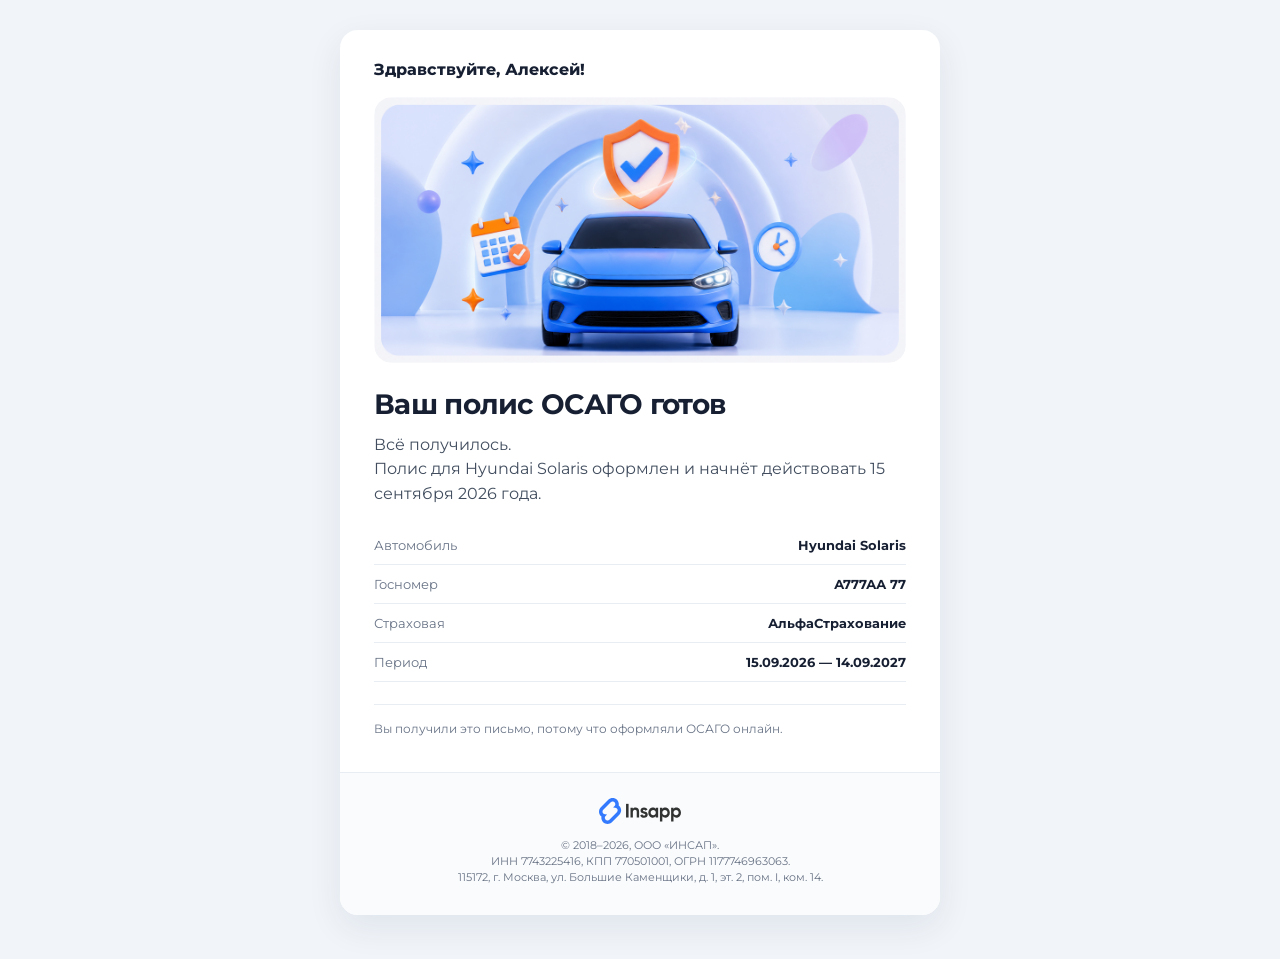
<file: email-previews/01-welcome-simple.html>
<!doctype html>
<html lang="ru">
<head>
  <meta charset="utf-8">
  <meta name="viewport" content="width=device-width, initial-scale=1">
  <link rel="preconnect" href="https://fonts.googleapis.com">
  <link rel="preconnect" href="https://fonts.gstatic.com" crossorigin>
  <link href="https://fonts.googleapis.com/css2?family=Montserrat:wght@400;500;600;700;800;900&display=swap" rel="stylesheet">
  <link rel="stylesheet" href="preview-overrides.css">
  <title>Полис ОСАГО оформлен · простой шаблон · ИНСАП</title>
  <style>
    :root{color-scheme:light;--blue:#1463ff;--ink:#172033;--muted:#687386;--line:#e8edf4;--soft:#f6f8fb;--blue-soft:#edf4ff}
    *{box-sizing:border-box}html,body{margin:0;min-height:100%;background:#f1f4f8;color:var(--ink);font-family:-apple-system,BlinkMacSystemFont,"Segoe UI",Arial,sans-serif;-webkit-font-smoothing:antialiased}body{padding:30px 12px 44px}.preheader{display:none!important;max-height:0;overflow:hidden;opacity:0}.email{width:100%;max-width:600px;margin:0 auto;background:#fff;border-radius:18px;box-shadow:0 12px 34px rgba(46,79,126,.09);overflow:hidden}.simple-header{padding:24px 30px 18px;border-bottom:1px solid var(--line)}.brand-logo{display:block;width:110px;height:auto}.simple-content{padding:28px 34px 34px}.hello{margin:0 0 18px;font-size:16px;font-weight:750}.simple-art{position:relative;height:248px;display:flex;align-items:center;justify-content:center;margin:0 0 8px;overflow:visible}.simple-art-main{position:relative;z-index:2;display:block;width:88%;height:112%;object-fit:contain;filter:drop-shadow(0 14px 16px rgba(23,64,128,.15))}.simple-sparkles{position:absolute;z-index:1;top:10px;right:12%;width:146px;height:auto;opacity:.9}.simple-content h1{margin:8px 0 12px;font-size:28px;line-height:1.14;letter-spacing:-.025em}.lead{margin:0 0 20px;color:#414d5e;font-size:16px;line-height:1.52}.details{margin:0 0 22px}.detail-row{display:flex;justify-content:space-between;gap:18px;padding:11px 0;border-bottom:1px solid var(--line)}.detail-row span{color:var(--muted);font-size:13px}.detail-row strong{font-size:13px;text-align:right}.best-offer{margin:0 0 22px;padding:18px;border-radius:12px;background:var(--blue-soft)}.offer-top{display:flex;justify-content:space-between;gap:12px;color:var(--muted);font-size:12px}.offer-top strong{color:var(--blue);font-size:16px}.best-offer h2{margin:7px 0 11px;font-size:20px}.features{display:grid;gap:7px}.features span{color:#36506f;font-size:13px}.offer-list{margin:0 0 22px}.offer-row{display:flex;justify-content:space-between;gap:18px;padding:13px 0;border-bottom:1px solid var(--line)}.offer-row div{display:grid;gap:3px}.offer-row strong{font-size:14px}.offer-row span{color:var(--muted);font-size:12px}.offer-row b{white-space:nowrap;color:var(--blue);font-size:14px}.email-cta{display:block;width:100%;min-height:53px;padding:15px 18px;border-radius:12px;background:var(--blue);color:#fff;font-size:16px;font-weight:800;text-align:center}.fine{margin:14px 0 0;color:var(--muted);font-size:12px;line-height:1.5}.footer{padding:25px 30px 28px;border-top:1px solid var(--line);background:#fafbfc;color:var(--muted);font-size:10.5px;line-height:1.55;text-align:center}.footer-logo{display:block;width:82px;height:auto;margin:0 auto 14px;opacity:.8}.footer-links{display:flex;flex-wrap:wrap;justify-content:center;gap:6px 16px;margin-bottom:16px}.footer a,.footer-link{color:#5b6d84;text-decoration:underline;text-underline-offset:2px}.footer p{margin:0}.footer p+p{margin-top:11px}.footer-reason{padding-top:13px;border-top:1px solid var(--line)}.unsubscribe{display:inline-block;margin-top:8px;color:#52677f;text-decoration:underline;text-underline-offset:2px}
    @media(max-width:540px){body{padding:0}.email{border-radius:0;box-shadow:none}.simple-header{padding:20px 22px 16px}.simple-content{padding:24px 22px 28px}.simple-art{height:225px}.simple-art-main{width:104%;height:118%}.simple-sparkles{right:4%;width:126px}.simple-content h1{font-size:26px}.detail-row{display:grid;gap:3px}.detail-row strong{text-align:left}.offer-row{align-items:flex-start}.footer{padding:22px 20px}}
  </style>
  <style>
    .simple-content{padding-top:30px}.simple-art{height:auto;margin:0 0 26px;overflow:hidden;border-radius:18px}.simple-art-main{display:block;width:100%;height:auto;max-width:none;object-fit:cover;filter:none;border-radius:18px}.simple-sparkles{display:none}
    @media(max-width:540px){.simple-content{padding-top:26px}.simple-art{height:auto;margin-bottom:24px;border-radius:15px}.simple-art-main{width:100%;height:auto;border-radius:15px}}
  </style>
  <style>
    html.partner-theme{--partner-action:#111111;--partner-accent:#13795b;--partner-accent-soft:#e8f7f0;--partner-page:#f7f7f8;--partner-border:#e5e7eb;--partner-footer:#fafafa;--blue:var(--partner-action);--blue-dark:#111111;--blue-soft:var(--partner-accent-soft);--ink:#202126;--muted:#6d6b75;--line:var(--partner-border);--soft:#f6f7f8}
    html.partner-theme body{background:linear-gradient(135deg,#eefbf6 0%,#fff8e6 52%,#fff1ef 100%)!important}
    html.partner-theme .module,html.partner-theme .footer{border:0!important}
    html.partner-theme .eyebrow{background:var(--partner-accent-soft)!important;color:var(--partner-accent)!important}
    html.partner-theme .email-cta{background:var(--partner-action)!important;box-shadow:none!important}
    html.partner-theme .hero-main-art,html.partner-theme .simple-art-main{filter:none!important}
    html.partner-theme .hero-sparkles{display:none!important}
    html.partner-theme .benefit-icon img{filter:none!important}
    html.partner-theme .benefit:nth-child(1){background:#e9f8f1!important}html.partner-theme .benefit:nth-child(1) strong{color:#13795b}
    html.partner-theme .benefit:nth-child(2){background:#fff4d6!important}html.partner-theme .benefit:nth-child(2) strong{color:#8a5b00}
    html.partner-theme .benefit:nth-child(3){background:#fdeceb!important}html.partner-theme .benefit:nth-child(3) strong{color:#a63b32}
    html.partner-theme .simple-art{padding:0!important;background:transparent!important}
    html.partner-theme{--partner-accent:#4a6f95;--partner-accent-soft:#edf2f7;--partner-page:#f2f4f6;--partner-footer:#f8f9fa}
    html.partner-theme body{background:linear-gradient(135deg,#eceff2 0%,#f7f8fa 52%,#eef3f8 100%)!important}
    html.partner-theme .benefit:nth-child(1),html.partner-theme .benefit:nth-child(2),html.partner-theme .benefit:nth-child(3){background:#eef0f3!important}
    html.partner-theme .benefit:nth-child(1) strong,html.partner-theme .benefit:nth-child(2) strong,html.partner-theme .benefit:nth-child(3) strong{color:#30343b}
    html.partner-theme .footer{background:var(--partner-footer)!important}
    html.partner-theme .brand-logo,html.partner-theme .footer-logo{display:none!important}
    html.partner-theme .header{justify-content:flex-start!important}
    html.partner-theme .simple-header{display:none!important}
  </style>
  <script>
    (() => {
      const params = new URLSearchParams(window.location.search);
      if (params.get('marketing') === '1') document.documentElement.classList.add('has-marketing');
      if (params.get('theme') !== 'partner') return;
      document.documentElement.classList.add('partner-theme');
      document.addEventListener('DOMContentLoaded', () => {
        document.title = document.title.split(' · ')[0] + ' · партнёрский шаблон';
        document.querySelectorAll('[data-partner-src]').forEach((image) => { image.src = image.dataset.partnerSrc; });
        const partnerIcons = {'benefit-check-v1.png':'partner-benefit-check-v1.png','benefit-mail-v1.png':'partner-benefit-mail-v1.png','benefit-car-v1.png':'partner-benefit-car-v1.png','benefit-lock-v1.png':'partner-benefit-lock-v1.png','benefit-price-v1.png':'partner-benefit-price-v1.png','benefit-speed-v1.png':'partner-benefit-speed-v1.png'};
        document.querySelectorAll('.benefit-icon img').forEach((image) => { const name = image.src.split('/').pop(); if (partnerIcons[name]) image.src = 'assets/' + partnerIcons[name]; });
        const reassuranceTitle = document.querySelector('.reassurance h2');
        if (reassuranceTitle) reassuranceTitle.textContent = 'Страхование — просто и понятно';
      });
    })();
  </script>

  <style>.benefit{background:#eef0f3!important}</style>
  <style>.reassurance .footer-reason,.simple-content .footer-reason{margin:18px 0 0;padding-top:15px;border-top:1px solid var(--line);color:var(--muted);font-size:12px;line-height:1.55;text-align:left}html.partner-theme .footer{display:none!important}</style>
  <style>.marketing-offer{display:none;margin:22px 0 0;padding:18px;border:1px solid var(--line);border-radius:13px;background:var(--blue-soft)}html.has-marketing .marketing-offer{display:block}.marketing-offer strong{display:block;margin:0 0 7px;font-size:17px;line-height:1.4}.marketing-offer p{margin:0 0 14px;color:#506176;font-size:13px;line-height:1.5}.marketing-offer .email-cta{background:var(--blue)}</style>
</head>
<body>
  <span class="preheader">Полис готов — документ и данные заказа уже доступны.</span>
  <main class="email">
    <section class="simple-content">
      <p class="hello">Здравствуйте, Алексей!</p>
      <div class="simple-art"><img class="simple-art-main" src="assets/email-car-variant-4.png" data-partner-src="assets/partner-neutral-welcome-simple-v2.png" alt="Автомобиль, полис и календарь" width="1200" height="600"></div>
      <h1>Ваш полис ОСАГО готов</h1>
      <p class="lead">Всё получилось.<br>Полис для Hyundai Solaris оформлен и начнёт действовать 15 сентября 2026 года.</p>
      <div class="details"><div class="detail-row"><span>Автомобиль</span><strong>Hyundai Solaris</strong></div><div class="detail-row"><span>Госномер</span><strong>А777АА 77</strong></div><div class="detail-row"><span>Страховая</span><strong>АльфаСтрахование</strong></div><div class="detail-row"><span>Период</span><strong>15.09.2026 — 14.09.2027</strong></div></div>
      <aside class="marketing-offer" data-condition="InsappMarketingAgreement=true"><strong>Вам доступны варианты дополнительной защиты!</strong><p>Защитите автомобиль от непредвиденных расходов сейчас</p><span class="email-cta">Перейти к вариантам</span></aside>
      <p class="footer-reason">Вы получили это письмо, потому что оформляли ОСАГО онлайн.</p>
    </section>
    <footer class="footer">
      <img class="footer-logo" src="assets/insapp-logo-official.svg" alt="Insapp" width="103" height="32">
      <p>© 2018–2026, ООО «ИНСАП».<br>ИНН 7743225416, КПП 770501001, ОГРН 1177746963063.<br>115172, г. Москва, ул. Большие Каменщики, д. 1, эт. 2, пом. I, ком. 14.</p>
    </footer>
  </main>
</body>
</html>
</file>
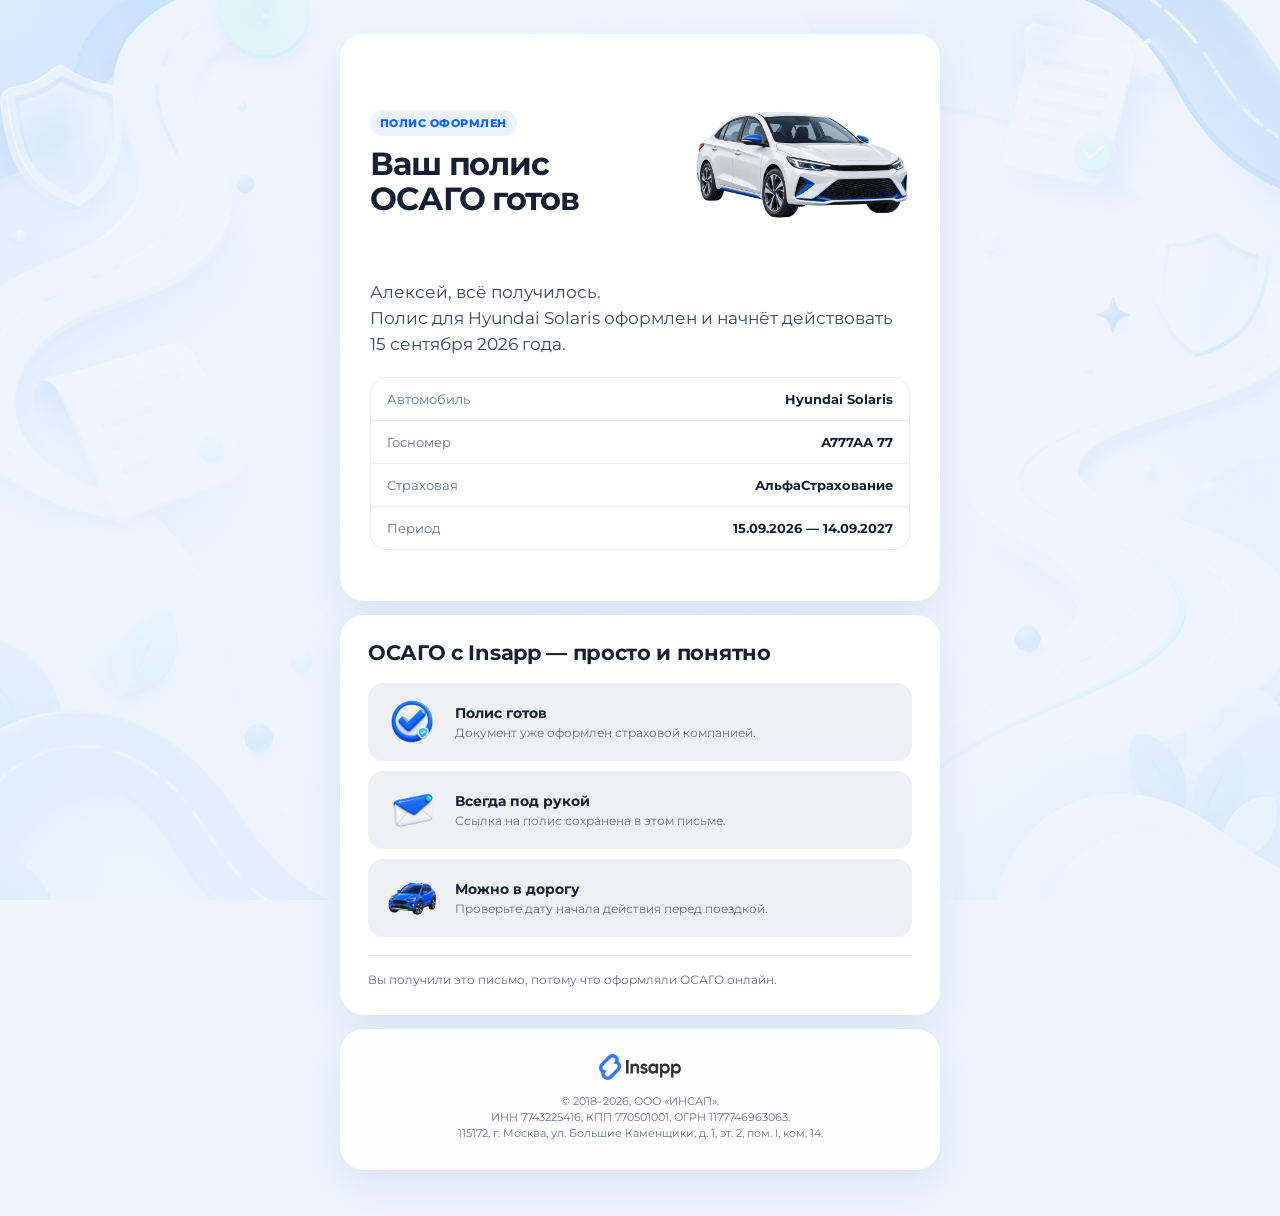
<file: email-previews/01-welcome.html>
<!doctype html>
<html lang="ru">
<head>
  <meta charset="utf-8">
  <meta name="viewport" content="width=device-width, initial-scale=1">
  <link rel="preconnect" href="https://fonts.googleapis.com">
  <link rel="preconnect" href="https://fonts.gstatic.com" crossorigin>
  <link href="https://fonts.googleapis.com/css2?family=Montserrat:wght@400;500;600;700;800;900&display=swap" rel="stylesheet">
  <link rel="stylesheet" href="preview-overrides.css">
  <title>Полис ОСАГО оформлен · ИНСАП</title>
  <style>
    :root{color-scheme:light;--blue:#1463ff;--blue-dark:#084dcc;--ink:#172033;--muted:#687386;--line:#e8edf4;--soft:#f5f7fa;--blue-soft:#edf4ff;--green:#16a777}
    *{box-sizing:border-box}html,body{margin:0;min-height:100%;background:#eef5ff;color:var(--ink);font-family:-apple-system,BlinkMacSystemFont,"Segoe UI",Arial,sans-serif;-webkit-font-smoothing:antialiased}body{padding:34px 12px 46px;background-image:linear-gradient(rgba(238,245,255,.76),rgba(238,245,255,.9)),url("assets/email-background-v2.png");background-size:cover;background-position:center top;background-attachment:fixed}.preheader{display:none!important;max-height:0;overflow:hidden;opacity:0}.email{width:100%;max-width:600px;margin:0 auto;display:grid;gap:14px}.module,.header,.footer{overflow:hidden;background:#fff;border-radius:24px;box-shadow:0 14px 42px rgba(46,79,126,.1)}.header{display:flex;align-items:center;justify-content:space-between;padding:21px 28px}.header::after{content:"Страхование онлайн";color:#8490a0;font-size:12px}.brand-logo{display:block;width:112px;height:auto}.hero{display:grid;grid-template-columns:minmax(0,1fr) 250px;gap:8px;align-items:center;padding:24px 16px 12px 30px}.hero-copy{min-width:0;position:relative;z-index:3}.eyebrow{display:inline-block;margin-bottom:11px;padding:6px 10px;border-radius:999px;background:#eaf2ff;color:var(--blue);font-size:11px;font-weight:800;letter-spacing:.045em;text-transform:uppercase}.hero h1{margin:0;font-size:34px;line-height:1.08;letter-spacing:-.035em}.hero-art{position:relative;min-width:0;height:236px;display:flex;align-items:center;justify-content:center;overflow:visible}.hero-main-art{position:relative;z-index:2;display:block;width:132%;height:132%;max-width:none;object-fit:contain;filter:drop-shadow(0 15px 17px rgba(23,64,128,.16))}.hero-sparkles{position:absolute;z-index:1;top:8px;right:-6px;width:142px;height:auto;object-fit:contain;opacity:.92;pointer-events:none}.content{padding:0 30px 30px}.lead{margin:0 0 20px;color:#3e4958;font-size:17px;line-height:1.52}.details{overflow:hidden;margin:0 0 21px;border:1px solid var(--line);border-radius:16px;background:#fff}.detail-row{display:grid;grid-template-columns:145px 1fr;gap:16px;padding:13px 16px}.detail-row+.detail-row{border-top:1px solid var(--line)}.detail-row span{color:var(--muted);font-size:13px}.detail-row strong{font-size:13px;text-align:right}.email-cta{display:block;width:100%;min-height:55px;padding:16px 18px;border-radius:13px;background:linear-gradient(135deg,var(--blue),#347cff);box-shadow:0 9px 20px rgba(20,99,255,.2);color:#fff;font-size:16px;font-weight:800;text-align:center}.fine{margin:14px 2px 0;color:var(--muted);font-size:12px;line-height:1.5}.best-offer{margin-bottom:21px;padding:19px;border-radius:16px;background:var(--blue-soft)}.offer-top{display:flex;justify-content:space-between;gap:12px;color:var(--muted);font-size:12px}.offer-top strong{color:var(--blue);font-size:17px}.best-offer h2{margin:8px 0 13px;font-size:21px}.features{display:flex;flex-wrap:wrap;gap:8px 15px}.features span{color:#36506f;font-size:12px}.offer-list{overflow:hidden;margin-bottom:21px;border:1px solid var(--line);border-radius:16px;background:#fff}.offer-row{display:flex;align-items:center;justify-content:space-between;gap:18px;padding:15px 17px}.offer-row+.offer-row{border-top:1px solid var(--line)}.offer-row div{display:grid;gap:3px}.offer-row strong{font-size:14px}.offer-row span{color:var(--muted);font-size:12px}.offer-row b{white-space:nowrap;color:var(--blue);font-size:14px}.reassurance{padding:25px 28px}.reassurance h2{margin:0 0 18px;font-size:21px;letter-spacing:-.015em}.benefits{display:grid;gap:10px}.benefit{display:grid;grid-template-columns:60px 1fr;gap:13px;align-items:center;padding:9px 14px;border-radius:15px;background:var(--soft)}.benefit-icon{display:flex;width:60px;height:60px;align-items:center;justify-content:center}.benefit-icon img{display:block;width:58px;height:58px;object-fit:contain}.benefit strong{display:block;font-size:14px}.benefit p{margin:3px 0 0;color:var(--muted);font-size:12px;line-height:1.38}.footer{padding:25px 30px 28px;background:rgba(255,255,255,.94);color:var(--muted);font-size:10.5px;line-height:1.55;text-align:center}.footer-logo{display:block;width:82px;height:auto;margin:0 auto 14px;opacity:.8}.footer-links{display:flex;flex-wrap:wrap;justify-content:center;gap:6px 16px;margin-bottom:16px}.footer a,.footer-link{color:#5b6d84;text-decoration:underline;text-underline-offset:2px}.footer p{margin:0}.footer p+p{margin-top:11px}.footer-reason{padding-top:13px;border-top:1px solid var(--line)}.unsubscribe{display:inline-block;margin-top:8px;color:#52677f;text-decoration:underline;text-underline-offset:2px}
    @media(max-width:540px){body{padding:12px 10px 24px;background-attachment:scroll}.email{gap:10px}.module,.header,.footer{border-radius:19px}.header{padding:18px 20px}.header::after{display:none}.brand-logo{width:106px}.hero{grid-template-columns:1fr;padding:22px 20px 6px}.hero h1{font-size:30px}.hero-art{height:226px;margin-top:0}.hero-main-art{width:122%;height:122%;max-width:390px}.hero-sparkles{top:3px;right:7%;width:130px}.content{padding:0 20px 25px}.detail-row{grid-template-columns:1fr;gap:3px}.detail-row strong{text-align:left}.offer-row{align-items:flex-start}.reassurance{padding:22px 20px}.benefit{grid-template-columns:58px 1fr;padding:9px 10px}.benefit-icon{width:58px;height:58px}.benefit-icon img{width:56px;height:56px}.footer{padding:21px 20px}}
  </style>
  <style>
    .hero{grid-template-columns:minmax(0,1fr) 220px;gap:18px;padding:24px 28px 12px 30px}.hero h1{font-size:32px;line-height:1.08;text-wrap:balance}.heading-line{display:block;white-space:nowrap}.hero-art{width:100%;height:210px;overflow:hidden}.hero-main-art{width:108%;height:108%;max-width:238px}.hero-sparkles{top:16px;right:4px;width:98px}
    .hero-main-art{filter:none}
    @media(max-width:540px){.hero{grid-template-columns:1fr;padding-right:20px}.hero h1{font-size:29px}.hero-art{height:218px}.hero-main-art{width:104%;height:104%;max-width:330px}.hero-sparkles{right:9%;width:96px}}
  </style>
  <style>
    html.partner-theme{--partner-action:#111111;--partner-accent:#13795b;--partner-accent-soft:#e8f7f0;--partner-page:#f7f7f8;--partner-border:#e5e7eb;--partner-footer:#fafafa;--blue:var(--partner-action);--blue-dark:#111111;--blue-soft:var(--partner-accent-soft);--ink:#202126;--muted:#6d6b75;--line:var(--partner-border);--soft:#f6f7f8}
    html.partner-theme body{background:linear-gradient(135deg,#eefbf6 0%,#fff8e6 52%,#fff1ef 100%)!important}
    html.partner-theme .module,html.partner-theme .footer{border:0!important}
    html.partner-theme .eyebrow{background:var(--partner-accent-soft)!important;color:var(--partner-accent)!important}
    html.partner-theme .email-cta{background:var(--partner-action)!important;box-shadow:none!important}
    html.partner-theme .hero-main-art,html.partner-theme .simple-art-main{filter:none!important}
    html.partner-theme .hero-sparkles{display:none!important}
    html.partner-theme .benefit-icon img{filter:none!important}
    html.partner-theme .benefit:nth-child(1){background:#e9f8f1!important}html.partner-theme .benefit:nth-child(1) strong{color:#13795b}
    html.partner-theme .benefit:nth-child(2){background:#fff4d6!important}html.partner-theme .benefit:nth-child(2) strong{color:#8a5b00}
    html.partner-theme .benefit:nth-child(3){background:#fdeceb!important}html.partner-theme .benefit:nth-child(3) strong{color:#a63b32}
    html.partner-theme .simple-art{padding:0!important;background:transparent!important}
    html.partner-theme{--partner-accent:#4a6f95;--partner-accent-soft:#edf2f7;--partner-page:#f2f4f6;--partner-footer:#f8f9fa}
    html.partner-theme body{background:linear-gradient(135deg,#eceff2 0%,#f7f8fa 52%,#eef3f8 100%)!important}
    html.partner-theme .benefit:nth-child(1),html.partner-theme .benefit:nth-child(2),html.partner-theme .benefit:nth-child(3){background:#eef0f3!important}
    html.partner-theme .benefit:nth-child(1) strong,html.partner-theme .benefit:nth-child(2) strong,html.partner-theme .benefit:nth-child(3) strong{color:#30343b}
    html.partner-theme .footer{background:var(--partner-footer)!important}
    html.partner-theme .brand-logo,html.partner-theme .footer-logo{display:none!important}
    html.partner-theme .header{justify-content:flex-start!important}
    html.partner-theme .simple-header{display:none!important}
  </style>
  <script>
    (() => {
      const params = new URLSearchParams(window.location.search);
      if (params.get('marketing') === '1') document.documentElement.classList.add('has-marketing');
      if (params.get('theme') !== 'partner') return;
      document.documentElement.classList.add('partner-theme');
      document.addEventListener('DOMContentLoaded', () => {
        document.title = document.title.split(' · ')[0] + ' · партнёрский шаблон';
        document.querySelectorAll('[data-partner-src]').forEach((image) => { image.src = image.dataset.partnerSrc; });
        const partnerIcons = {'benefit-check-v1.png':'partner-benefit-check-v1.png','benefit-mail-v1.png':'partner-benefit-mail-v1.png','benefit-car-v1.png':'partner-benefit-car-v1.png','benefit-lock-v1.png':'partner-benefit-lock-v1.png','benefit-price-v1.png':'partner-benefit-price-v1.png','benefit-speed-v1.png':'partner-benefit-speed-v1.png'};
        document.querySelectorAll('.benefit-icon img').forEach((image) => { const name = image.src.split('/').pop(); if (partnerIcons[name]) image.src = 'assets/' + partnerIcons[name]; });
        const reassuranceTitle = document.querySelector('.reassurance h2');
        if (reassuranceTitle) reassuranceTitle.textContent = 'Страхование — просто и понятно';
      });
    })();
  </script>

  <style>.benefit{background:#eef0f3!important}</style>
  <style>.reassurance .footer-reason,.simple-content .footer-reason{margin:18px 0 0;padding-top:15px;border-top:1px solid var(--line);color:var(--muted);font-size:12px;line-height:1.55;text-align:left}html.partner-theme .footer{display:none!important}</style>
  <style>.marketing-offer{display:none;margin:21px 0 0;padding:19px;border:1px solid var(--line);border-radius:16px;background:var(--blue-soft)}html.has-marketing .marketing-offer{display:block}.marketing-offer strong{display:block;margin:0 0 7px;font-size:18px;line-height:1.35}.marketing-offer p{margin:0 0 15px;color:#506176;font-size:13px;line-height:1.5}.marketing-offer .email-cta{background:var(--blue);box-shadow:none}</style>
</head>
<body>
  <span class="preheader">Полис готов — документ и данные заказа уже доступны.</span>
  <main class="email">
    <section class="module primary">
      <div class="hero">
        <div class="hero-copy"><div class="eyebrow">Полис оформлен</div><h1><span class="heading-line">Ваш полис</span><span class="heading-line">ОСАГО готов</span></h1></div>
        <div class="hero-art"><img class="hero-main-art" src="assets/policy-car-v2.png" data-partner-src="assets/policy-car-neutral-v3.png" alt="Автомобиль с оформленным ОСАГО" width="360" height="250"></div>
      </div>
      <div class="content">
        <p class="lead">Алексей, всё получилось.<br>Полис для Hyundai Solaris оформлен и начнёт действовать 15 сентября 2026 года.</p>
        <div class="details"><div class="detail-row"><span>Автомобиль</span><strong>Hyundai Solaris</strong></div><div class="detail-row"><span>Госномер</span><strong>А777АА 77</strong></div><div class="detail-row"><span>Страховая</span><strong>АльфаСтрахование</strong></div><div class="detail-row"><span>Период</span><strong>15.09.2026 — 14.09.2027</strong></div></div>
        <aside class="marketing-offer" data-condition="InsappMarketingAgreement=true"><strong>Вам доступны варианты дополнительной защиты!</strong><p>Защитите автомобиль от непредвиденных расходов сейчас</p><span class="email-cta">Перейти к вариантам</span></aside>
      </div>
    </section>
    <section class="module reassurance"><h2>ОСАГО с Insapp — просто и понятно</h2><div class="benefits"><div class="benefit"><span class="benefit-icon"><img src="assets/benefit-check-v1.png" alt="" width="58" height="58"></span><div><strong>Полис готов</strong><p>Документ уже оформлен страховой компанией.</p></div></div><div class="benefit"><span class="benefit-icon"><img src="assets/benefit-mail-v1.png" alt="" width="58" height="58"></span><div><strong>Всегда под рукой</strong><p>Ссылка на полис сохранена в этом письме.</p></div></div><div class="benefit"><span class="benefit-icon"><img src="assets/benefit-car-v1.png" alt="" width="58" height="58"></span><div><strong>Можно в дорогу</strong><p>Проверьте дату начала действия перед поездкой.</p></div></div></div><p class="footer-reason">Вы получили это письмо, потому что оформляли ОСАГО онлайн.</p></section>
    <footer class="footer">
      <img class="footer-logo" src="assets/insapp-logo-official.svg" alt="Insapp" width="103" height="32">
      <p>© 2018–2026, ООО «ИНСАП».<br>ИНН 7743225416, КПП 770501001, ОГРН 1177746963063.<br>115172, г. Москва, ул. Большие Каменщики, д. 1, эт. 2, пом. I, ком. 14.</p>
    </footer>
  </main>
</body>
</html>
</file>
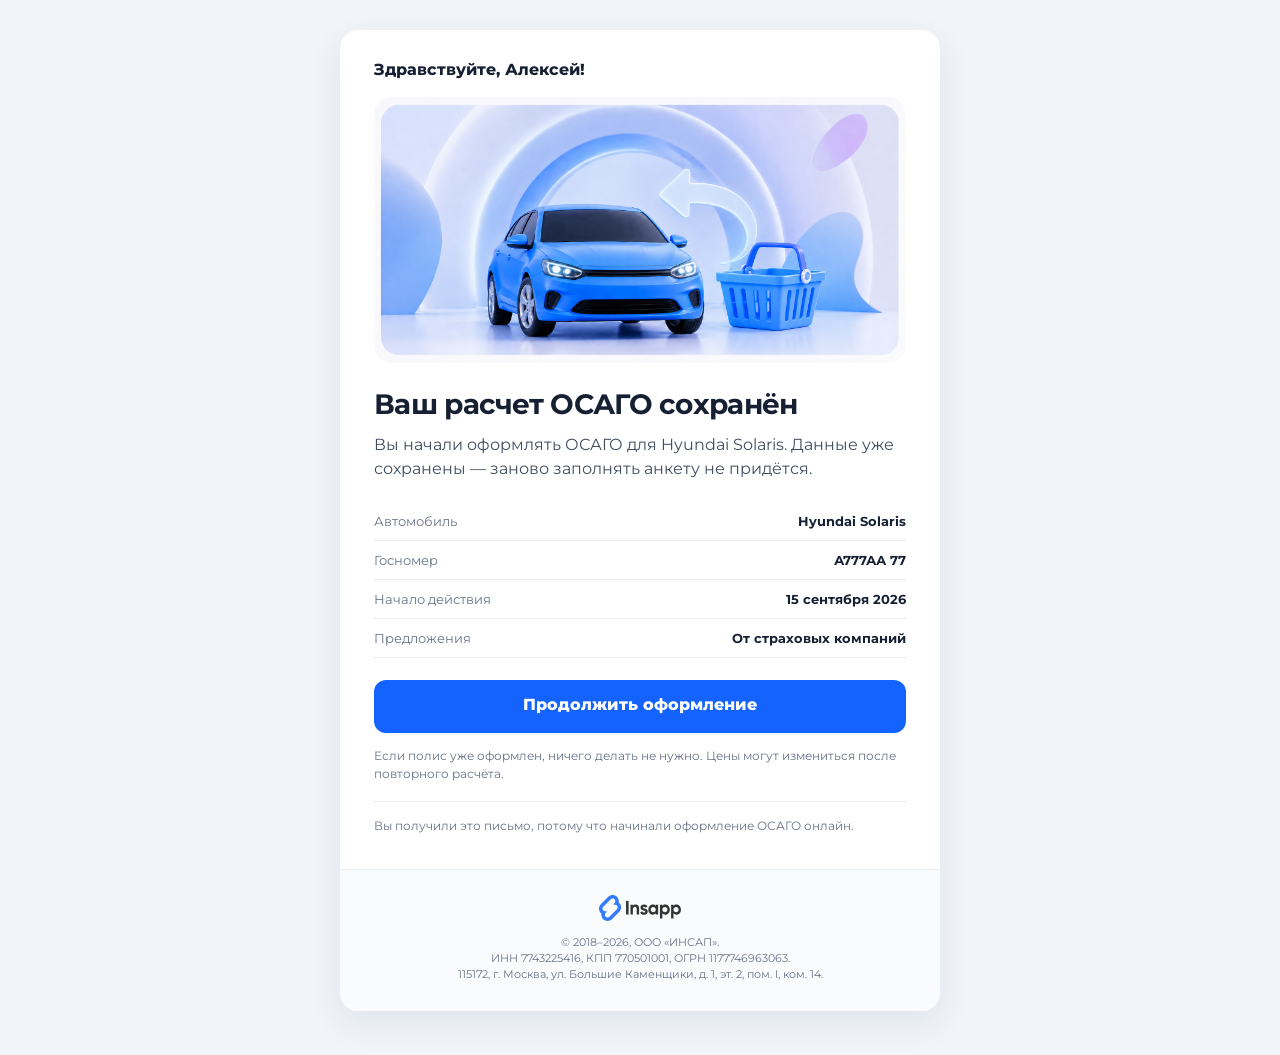
<file: email-previews/02-abandoned-cart-simple.html>
<!doctype html>
<html lang="ru">
<head>
  <meta charset="utf-8">
  <meta name="viewport" content="width=device-width, initial-scale=1">
  <link rel="preconnect" href="https://fonts.googleapis.com">
  <link rel="preconnect" href="https://fonts.gstatic.com" crossorigin>
  <link href="https://fonts.googleapis.com/css2?family=Montserrat:wght@400;500;600;700;800;900&display=swap" rel="stylesheet">
  <link rel="stylesheet" href="preview-overrides.css">
  <title>Ваш расчет ОСАГО сохранён · простой шаблон · ИНСАП</title>
  <style>
    :root{color-scheme:light;--blue:#1463ff;--ink:#172033;--muted:#687386;--line:#e8edf4;--soft:#f6f8fb;--blue-soft:#edf4ff}
    *{box-sizing:border-box}html,body{margin:0;min-height:100%;background:#f1f4f8;color:var(--ink);font-family:-apple-system,BlinkMacSystemFont,"Segoe UI",Arial,sans-serif;-webkit-font-smoothing:antialiased}body{padding:30px 12px 44px}.preheader{display:none!important;max-height:0;overflow:hidden;opacity:0}.email{width:100%;max-width:600px;margin:0 auto;background:#fff;border-radius:18px;box-shadow:0 12px 34px rgba(46,79,126,.09);overflow:hidden}.simple-header{padding:24px 30px 18px;border-bottom:1px solid var(--line)}.brand-logo{display:block;width:110px;height:auto}.simple-content{padding:28px 34px 34px}.hello{margin:0 0 18px;font-size:16px;font-weight:750}.simple-art{position:relative;height:248px;display:flex;align-items:center;justify-content:center;margin:0 0 8px;overflow:visible}.simple-art-main{position:relative;z-index:2;display:block;width:88%;height:112%;object-fit:contain;filter:drop-shadow(0 14px 16px rgba(23,64,128,.15))}.simple-sparkles{position:absolute;z-index:1;top:10px;right:12%;width:146px;height:auto;opacity:.9}.simple-content h1{margin:8px 0 12px;font-size:28px;line-height:1.14;letter-spacing:-.025em}.lead{margin:0 0 20px;color:#414d5e;font-size:16px;line-height:1.52}.details{margin:0 0 22px}.detail-row{display:flex;justify-content:space-between;gap:18px;padding:11px 0;border-bottom:1px solid var(--line)}.detail-row span{color:var(--muted);font-size:13px}.detail-row strong{font-size:13px;text-align:right}.best-offer{margin:0 0 22px;padding:18px;border-radius:12px;background:var(--blue-soft)}.offer-top{display:flex;justify-content:space-between;gap:12px;color:var(--muted);font-size:12px}.offer-top strong{color:var(--blue);font-size:16px}.best-offer h2{margin:7px 0 11px;font-size:20px}.features{display:grid;gap:7px}.features span{color:#36506f;font-size:13px}.offer-list{margin:0 0 22px}.offer-row{display:flex;justify-content:space-between;gap:18px;padding:13px 0;border-bottom:1px solid var(--line)}.offer-row div{display:grid;gap:3px}.offer-row strong{font-size:14px}.offer-row span{color:var(--muted);font-size:12px}.offer-row b{white-space:nowrap;color:var(--blue);font-size:14px}.email-cta{display:block;width:100%;min-height:53px;padding:15px 18px;border-radius:12px;background:var(--blue);color:#fff;font-size:16px;font-weight:800;text-align:center}.fine{margin:14px 0 0;color:var(--muted);font-size:12px;line-height:1.5}.footer{padding:25px 30px 28px;border-top:1px solid var(--line);background:#fafbfc;color:var(--muted);font-size:10.5px;line-height:1.55;text-align:center}.footer-logo{display:block;width:82px;height:auto;margin:0 auto 14px;opacity:.8}.footer-links{display:flex;flex-wrap:wrap;justify-content:center;gap:6px 16px;margin-bottom:16px}.footer a,.footer-link{color:#5b6d84;text-decoration:underline;text-underline-offset:2px}.footer p{margin:0}.footer p+p{margin-top:11px}.footer-reason{padding-top:13px;border-top:1px solid var(--line)}.unsubscribe{display:inline-block;margin-top:8px;color:#52677f;text-decoration:underline;text-underline-offset:2px}
    @media(max-width:540px){body{padding:0}.email{border-radius:0;box-shadow:none}.simple-header{padding:20px 22px 16px}.simple-content{padding:24px 22px 28px}.simple-art{height:225px}.simple-art-main{width:104%;height:118%}.simple-sparkles{right:4%;width:126px}.simple-content h1{font-size:26px}.detail-row{display:grid;gap:3px}.detail-row strong{text-align:left}.offer-row{align-items:flex-start}.footer{padding:22px 20px}}
  </style>
  <style>
    .simple-content{padding-top:30px}.simple-art{height:auto;margin:0 0 26px;overflow:hidden;border-radius:18px}.simple-art-main{display:block;width:100%;height:auto;max-width:none;object-fit:cover;filter:none;border-radius:18px}.simple-sparkles{display:none}
    @media(max-width:540px){.simple-content{padding-top:26px}.simple-art{height:auto;margin-bottom:24px;border-radius:15px}.simple-art-main{width:100%;height:auto;border-radius:15px}}
  </style>
  <style>
    html.partner-theme{--partner-action:#111111;--partner-accent:#9a6700;--partner-accent-soft:#fff4d6;--partner-page:#f7f7f8;--partner-border:#e5e7eb;--partner-footer:#fafafa;--blue:var(--partner-action);--blue-dark:#111111;--blue-soft:var(--partner-accent-soft);--ink:#202126;--muted:#6d6b75;--line:var(--partner-border);--soft:#f6f7f8}
    html.partner-theme body{background:linear-gradient(135deg,#eefbf6 0%,#fff8e6 52%,#fff1ef 100%)!important}
    html.partner-theme .module,html.partner-theme .footer{border:0!important}
    html.partner-theme .eyebrow{background:var(--partner-accent-soft)!important;color:var(--partner-accent)!important}
    html.partner-theme .email-cta{background:var(--partner-action)!important;box-shadow:none!important}
    html.partner-theme .hero-main-art,html.partner-theme .simple-art-main{filter:none!important}
    html.partner-theme .hero-sparkles{display:none!important}
    html.partner-theme .benefit-icon img{filter:none!important}
    html.partner-theme .benefit:nth-child(1){background:#e9f8f1!important}html.partner-theme .benefit:nth-child(1) strong{color:#13795b}
    html.partner-theme .benefit:nth-child(2){background:#fff4d6!important}html.partner-theme .benefit:nth-child(2) strong{color:#8a5b00}
    html.partner-theme .benefit:nth-child(3){background:#fdeceb!important}html.partner-theme .benefit:nth-child(3) strong{color:#a63b32}
    html.partner-theme .simple-art{padding:0!important;background:transparent!important}
    html.partner-theme{--partner-accent:#4a6f95;--partner-accent-soft:#edf2f7;--partner-page:#f2f4f6;--partner-footer:#f8f9fa}
    html.partner-theme body{background:linear-gradient(135deg,#eceff2 0%,#f7f8fa 52%,#eef3f8 100%)!important}
    html.partner-theme .benefit:nth-child(1),html.partner-theme .benefit:nth-child(2),html.partner-theme .benefit:nth-child(3){background:#eef0f3!important}
    html.partner-theme .benefit:nth-child(1) strong,html.partner-theme .benefit:nth-child(2) strong,html.partner-theme .benefit:nth-child(3) strong{color:#30343b}
    html.partner-theme .footer{background:var(--partner-footer)!important}
    html.partner-theme .brand-logo,html.partner-theme .footer-logo{display:none!important}
    html.partner-theme .header{justify-content:flex-start!important}
    html.partner-theme .simple-header{display:none!important}
  </style>
  <script>
    (() => {
      if (new URLSearchParams(window.location.search).get('theme') !== 'partner') return;
      document.documentElement.classList.add('partner-theme');
      document.addEventListener('DOMContentLoaded', () => {
        document.title = document.title.split(' · ')[0] + ' · партнёрский шаблон';
        document.querySelectorAll('[data-partner-src]').forEach((image) => { image.src = image.dataset.partnerSrc; });
        const partnerIcons = {'benefit-check-v1.png':'partner-benefit-check-v1.png','benefit-mail-v1.png':'partner-benefit-mail-v1.png','benefit-car-v1.png':'partner-benefit-car-v1.png','benefit-lock-v1.png':'partner-benefit-lock-v1.png','benefit-price-v1.png':'partner-benefit-price-v1.png','benefit-speed-v1.png':'partner-benefit-speed-v1.png'};
        document.querySelectorAll('.benefit-icon img').forEach((image) => { const name = image.src.split('/').pop(); if (partnerIcons[name]) image.src = 'assets/' + partnerIcons[name]; });
        const reassuranceTitle = document.querySelector('.reassurance h2');
        if (reassuranceTitle) reassuranceTitle.textContent = 'Страхование — просто и понятно';
      });
    })();
  </script>

  <style>.benefit{background:#eef0f3!important}</style>
  <style>.reassurance .footer-reason,.simple-content .footer-reason{margin:18px 0 0;padding-top:15px;border-top:1px solid var(--line);color:var(--muted);font-size:12px;line-height:1.55;text-align:left}html.partner-theme .footer{display:none!important}</style>
</head>
<body>
  <span class="preheader">Продолжите с того места, где остановились — данные уже сохранены.</span>
  <main class="email">
    <section class="simple-content">
      <p class="hello">Здравствуйте, Алексей!</p>
      <div class="simple-art"><img class="simple-art-main" src="assets/simple-cart-v4.png" data-partner-src="assets/partner-neutral-cart-simple-v2.png" alt="Автомобиль и пустая корзина" width="1200" height="600"></div>
      <h1>Ваш расчет ОСАГО сохранён</h1>
      <p class="lead">Вы начали оформлять ОСАГО для Hyundai Solaris. Данные уже сохранены — заново заполнять анкету не придётся.</p>
      <div class="details"><div class="detail-row"><span>Автомобиль</span><strong>Hyundai Solaris</strong></div><div class="detail-row"><span>Госномер</span><strong>А777АА 77</strong></div><div class="detail-row"><span>Начало действия</span><strong>15 сентября 2026</strong></div><div class="detail-row"><span>Предложения</span><strong>От страховых компаний</strong></div></div>
      
      
      <span class="email-cta">Продолжить оформление</span>
      <p class="fine">Если полис уже оформлен, ничего делать не нужно. Цены могут измениться после повторного расчёта.</p>
      <p class="footer-reason">Вы получили это письмо, потому что начинали оформление ОСАГО онлайн.<br></p>
    </section>
    <footer class="footer">
      <img class="footer-logo" src="assets/insapp-logo-official.svg" alt="Insapp" width="103" height="32">
      <p>© 2018–2026, ООО «ИНСАП».<br>ИНН 7743225416, КПП 770501001, ОГРН 1177746963063.<br>115172, г. Москва, ул. Большие Каменщики, д. 1, эт. 2, пом. I, ком. 14.</p>
    </footer>
  </main>
</body>
</html>
</file>
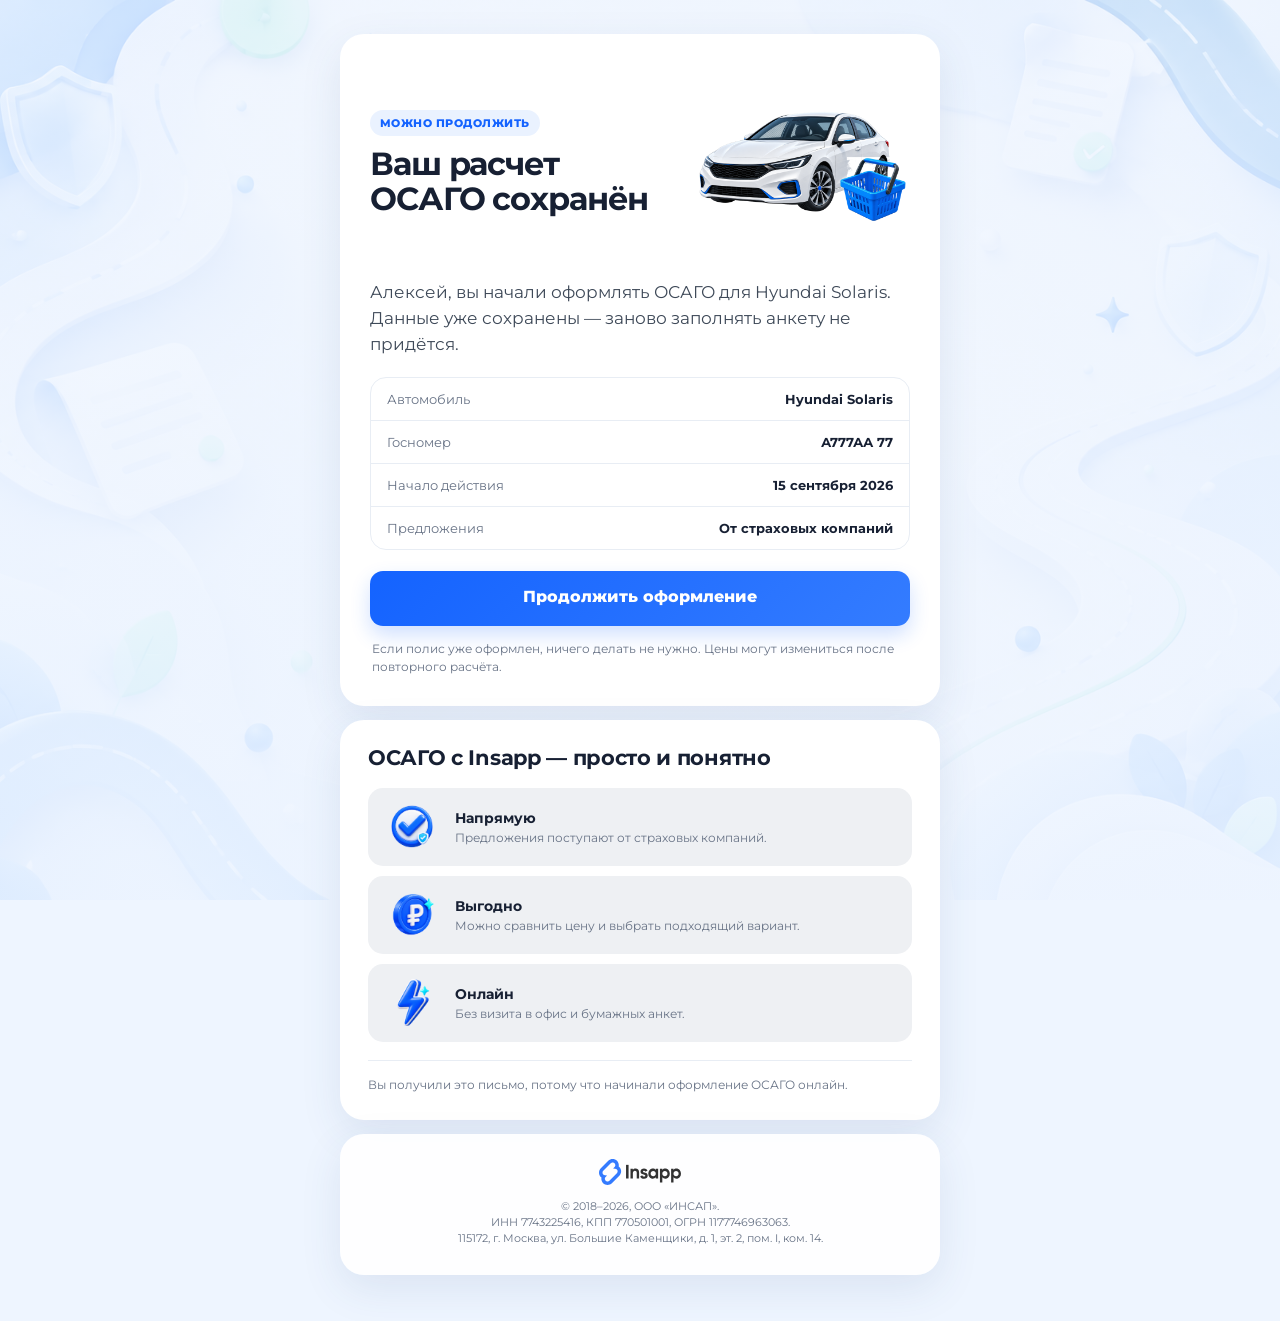
<file: email-previews/02-abandoned-cart.html>
<!doctype html>
<html lang="ru">
<head>
  <meta charset="utf-8">
  <meta name="viewport" content="width=device-width, initial-scale=1">
  <link rel="preconnect" href="https://fonts.googleapis.com">
  <link rel="preconnect" href="https://fonts.gstatic.com" crossorigin>
  <link href="https://fonts.googleapis.com/css2?family=Montserrat:wght@400;500;600;700;800;900&display=swap" rel="stylesheet">
  <link rel="stylesheet" href="preview-overrides.css">
  <title>Ваш расчет ОСАГО сохранён · ИНСАП</title>
  <style>
    :root{color-scheme:light;--blue:#1463ff;--blue-dark:#084dcc;--ink:#172033;--muted:#687386;--line:#e8edf4;--soft:#f5f7fa;--blue-soft:#edf4ff;--green:#16a777}
    *{box-sizing:border-box}html,body{margin:0;min-height:100%;background:#eef5ff;color:var(--ink);font-family:-apple-system,BlinkMacSystemFont,"Segoe UI",Arial,sans-serif;-webkit-font-smoothing:antialiased}body{padding:34px 12px 46px;background-image:linear-gradient(rgba(238,245,255,.76),rgba(238,245,255,.9)),url("assets/email-background-v2.png");background-size:cover;background-position:center top;background-attachment:fixed}.preheader{display:none!important;max-height:0;overflow:hidden;opacity:0}.email{width:100%;max-width:600px;margin:0 auto;display:grid;gap:14px}.module,.header,.footer{overflow:hidden;background:#fff;border-radius:24px;box-shadow:0 14px 42px rgba(46,79,126,.1)}.header{display:flex;align-items:center;justify-content:space-between;padding:21px 28px}.header::after{content:"Страхование онлайн";color:#8490a0;font-size:12px}.brand-logo{display:block;width:112px;height:auto}.hero{display:grid;grid-template-columns:minmax(0,1fr) 250px;gap:8px;align-items:center;padding:24px 16px 12px 30px}.hero-copy{min-width:0;position:relative;z-index:3}.eyebrow{display:inline-block;margin-bottom:11px;padding:6px 10px;border-radius:999px;background:#eaf2ff;color:var(--blue);font-size:11px;font-weight:800;letter-spacing:.045em;text-transform:uppercase}.hero h1{margin:0;font-size:34px;line-height:1.08;letter-spacing:-.035em}.hero-art{position:relative;min-width:0;height:236px;display:flex;align-items:center;justify-content:center;overflow:visible}.hero-main-art{position:relative;z-index:2;display:block;width:132%;height:132%;max-width:none;object-fit:contain;filter:drop-shadow(0 15px 17px rgba(23,64,128,.16))}.hero-sparkles{position:absolute;z-index:1;top:8px;right:-6px;width:142px;height:auto;object-fit:contain;opacity:.92;pointer-events:none}.content{padding:0 30px 30px}.lead{margin:0 0 20px;color:#3e4958;font-size:17px;line-height:1.52}.details{overflow:hidden;margin:0 0 21px;border:1px solid var(--line);border-radius:16px;background:#fff}.detail-row{display:grid;grid-template-columns:145px 1fr;gap:16px;padding:13px 16px}.detail-row+.detail-row{border-top:1px solid var(--line)}.detail-row span{color:var(--muted);font-size:13px}.detail-row strong{font-size:13px;text-align:right}.email-cta{display:block;width:100%;min-height:55px;padding:16px 18px;border-radius:13px;background:linear-gradient(135deg,var(--blue),#347cff);box-shadow:0 9px 20px rgba(20,99,255,.2);color:#fff;font-size:16px;font-weight:800;text-align:center}.fine{margin:14px 2px 0;color:var(--muted);font-size:12px;line-height:1.5}.best-offer{margin-bottom:21px;padding:19px;border-radius:16px;background:var(--blue-soft)}.offer-top{display:flex;justify-content:space-between;gap:12px;color:var(--muted);font-size:12px}.offer-top strong{color:var(--blue);font-size:17px}.best-offer h2{margin:8px 0 13px;font-size:21px}.features{display:flex;flex-wrap:wrap;gap:8px 15px}.features span{color:#36506f;font-size:12px}.offer-list{overflow:hidden;margin-bottom:21px;border:1px solid var(--line);border-radius:16px;background:#fff}.offer-row{display:flex;align-items:center;justify-content:space-between;gap:18px;padding:15px 17px}.offer-row+.offer-row{border-top:1px solid var(--line)}.offer-row div{display:grid;gap:3px}.offer-row strong{font-size:14px}.offer-row span{color:var(--muted);font-size:12px}.offer-row b{white-space:nowrap;color:var(--blue);font-size:14px}.reassurance{padding:25px 28px}.reassurance h2{margin:0 0 18px;font-size:21px;letter-spacing:-.015em}.benefits{display:grid;gap:10px}.benefit{display:grid;grid-template-columns:60px 1fr;gap:13px;align-items:center;padding:9px 14px;border-radius:15px;background:var(--soft)}.benefit-icon{display:flex;width:60px;height:60px;align-items:center;justify-content:center}.benefit-icon img{display:block;width:58px;height:58px;object-fit:contain}.benefit strong{display:block;font-size:14px}.benefit p{margin:3px 0 0;color:var(--muted);font-size:12px;line-height:1.38}.footer{padding:25px 30px 28px;background:rgba(255,255,255,.94);color:var(--muted);font-size:10.5px;line-height:1.55;text-align:center}.footer-logo{display:block;width:82px;height:auto;margin:0 auto 14px;opacity:.8}.footer-links{display:flex;flex-wrap:wrap;justify-content:center;gap:6px 16px;margin-bottom:16px}.footer a,.footer-link{color:#5b6d84;text-decoration:underline;text-underline-offset:2px}.footer p{margin:0}.footer p+p{margin-top:11px}.footer-reason{padding-top:13px;border-top:1px solid var(--line)}.unsubscribe{display:inline-block;margin-top:8px;color:#52677f;text-decoration:underline;text-underline-offset:2px}
    @media(max-width:540px){body{padding:12px 10px 24px;background-attachment:scroll}.email{gap:10px}.module,.header,.footer{border-radius:19px}.header{padding:18px 20px}.header::after{display:none}.brand-logo{width:106px}.hero{grid-template-columns:1fr;padding:22px 20px 6px}.hero h1{font-size:30px}.hero-art{height:226px;margin-top:0}.hero-main-art{width:122%;height:122%;max-width:390px}.hero-sparkles{top:3px;right:7%;width:130px}.content{padding:0 20px 25px}.detail-row{grid-template-columns:1fr;gap:3px}.detail-row strong{text-align:left}.offer-row{align-items:flex-start}.reassurance{padding:22px 20px}.benefit{grid-template-columns:58px 1fr;padding:9px 10px}.benefit-icon{width:58px;height:58px}.benefit-icon img{width:56px;height:56px}.footer{padding:21px 20px}}
  </style>
  <style>
    .hero{grid-template-columns:minmax(0,1fr) 220px;gap:18px;padding:24px 28px 12px 30px}.hero h1{font-size:32px;line-height:1.08;text-wrap:balance}.heading-line{display:block;white-space:nowrap}.hero-art{width:100%;height:210px;overflow:hidden}.hero-main-art{width:108%;height:108%;max-width:238px}.hero-sparkles{top:16px;right:4px;width:98px}
    .hero-main-art{filter:none}
    @media(max-width:540px){.hero{grid-template-columns:1fr;padding-right:20px}.hero h1{font-size:29px}.hero-art{height:218px}.hero-main-art{width:104%;height:104%;max-width:330px}.hero-sparkles{right:9%;width:96px}}
  </style>
  <style>
    html.partner-theme{--partner-action:#111111;--partner-accent:#9a6700;--partner-accent-soft:#fff4d6;--partner-page:#f7f7f8;--partner-border:#e5e7eb;--partner-footer:#fafafa;--blue:var(--partner-action);--blue-dark:#111111;--blue-soft:var(--partner-accent-soft);--ink:#202126;--muted:#6d6b75;--line:var(--partner-border);--soft:#f6f7f8}
    html.partner-theme body{background:linear-gradient(135deg,#eefbf6 0%,#fff8e6 52%,#fff1ef 100%)!important}
    html.partner-theme .module,html.partner-theme .footer{border:0!important}
    html.partner-theme .eyebrow{background:var(--partner-accent-soft)!important;color:var(--partner-accent)!important}
    html.partner-theme .email-cta{background:var(--partner-action)!important;box-shadow:none!important}
    html.partner-theme .hero-main-art,html.partner-theme .simple-art-main{filter:none!important}
    html.partner-theme .hero-sparkles{display:none!important}
    html.partner-theme .benefit-icon img{filter:none!important}
    html.partner-theme .benefit:nth-child(1){background:#e9f8f1!important}html.partner-theme .benefit:nth-child(1) strong{color:#13795b}
    html.partner-theme .benefit:nth-child(2){background:#fff4d6!important}html.partner-theme .benefit:nth-child(2) strong{color:#8a5b00}
    html.partner-theme .benefit:nth-child(3){background:#fdeceb!important}html.partner-theme .benefit:nth-child(3) strong{color:#a63b32}
    html.partner-theme .simple-art{padding:0!important;background:transparent!important}
    html.partner-theme{--partner-accent:#4a6f95;--partner-accent-soft:#edf2f7;--partner-page:#f2f4f6;--partner-footer:#f8f9fa}
    html.partner-theme body{background:linear-gradient(135deg,#eceff2 0%,#f7f8fa 52%,#eef3f8 100%)!important}
    html.partner-theme .benefit:nth-child(1),html.partner-theme .benefit:nth-child(2),html.partner-theme .benefit:nth-child(3){background:#eef0f3!important}
    html.partner-theme .benefit:nth-child(1) strong,html.partner-theme .benefit:nth-child(2) strong,html.partner-theme .benefit:nth-child(3) strong{color:#30343b}
    html.partner-theme .footer{background:var(--partner-footer)!important}
    html.partner-theme .brand-logo,html.partner-theme .footer-logo{display:none!important}
    html.partner-theme .header{justify-content:flex-start!important}
    html.partner-theme .simple-header{display:none!important}
  </style>
  <script>
    (() => {
      if (new URLSearchParams(window.location.search).get('theme') !== 'partner') return;
      document.documentElement.classList.add('partner-theme');
      document.addEventListener('DOMContentLoaded', () => {
        document.title = document.title.split(' · ')[0] + ' · партнёрский шаблон';
        document.querySelectorAll('[data-partner-src]').forEach((image) => { image.src = image.dataset.partnerSrc; });
        const partnerIcons = {'benefit-check-v1.png':'partner-benefit-check-v1.png','benefit-mail-v1.png':'partner-benefit-mail-v1.png','benefit-car-v1.png':'partner-benefit-car-v1.png','benefit-lock-v1.png':'partner-benefit-lock-v1.png','benefit-price-v1.png':'partner-benefit-price-v1.png','benefit-speed-v1.png':'partner-benefit-speed-v1.png'};
        document.querySelectorAll('.benefit-icon img').forEach((image) => { const name = image.src.split('/').pop(); if (partnerIcons[name]) image.src = 'assets/' + partnerIcons[name]; });
        const reassuranceTitle = document.querySelector('.reassurance h2');
        if (reassuranceTitle) reassuranceTitle.textContent = 'Страхование — просто и понятно';
      });
    })();
  </script>

  <style>.benefit{background:#eef0f3!important}</style>
  <style>.reassurance .footer-reason,.simple-content .footer-reason{margin:18px 0 0;padding-top:15px;border-top:1px solid var(--line);color:var(--muted);font-size:12px;line-height:1.55;text-align:left}html.partner-theme .footer{display:none!important}</style>
</head>
<body>
  <span class="preheader">Продолжите с того места, где остановились — данные уже сохранены.</span>
  <main class="email">
    <section class="module primary">
      <div class="hero">
        <div class="hero-copy"><div class="eyebrow">Можно продолжить</div><h1><span class="heading-line">Ваш расчет</span><span class="heading-line">ОСАГО сохранён</span></h1></div>
        <div class="hero-art"><img class="hero-main-art" src="assets/cart-car-v3.png" data-partner-src="assets/partner-neutral-cart-rich-v2.png" alt="Автомобиль и пустая корзина" width="360" height="250"></div>
      </div>
      <div class="content">
        <p class="lead">Алексей, вы начали оформлять ОСАГО для Hyundai Solaris. Данные уже сохранены — заново заполнять анкету не придётся.</p>
        <div class="details"><div class="detail-row"><span>Автомобиль</span><strong>Hyundai Solaris</strong></div><div class="detail-row"><span>Госномер</span><strong>А777АА 77</strong></div><div class="detail-row"><span>Начало действия</span><strong>15 сентября 2026</strong></div><div class="detail-row"><span>Предложения</span><strong>От страховых компаний</strong></div></div>
        
        
        <span class="email-cta">Продолжить оформление</span>
        <p class="fine">Если полис уже оформлен, ничего делать не нужно. Цены могут измениться после повторного расчёта.</p>
      </div>
    </section>
    <section class="module reassurance"><h2>ОСАГО с Insapp — просто и понятно</h2><div class="benefits"><div class="benefit"><span class="benefit-icon"><img src="assets/benefit-check-v1.png" alt="" width="58" height="58"></span><div><strong>Напрямую</strong><p>Предложения поступают от страховых компаний.</p></div></div><div class="benefit"><span class="benefit-icon"><img src="assets/benefit-price-v1.png" alt="" width="58" height="58"></span><div><strong>Выгодно</strong><p>Можно сравнить цену и выбрать подходящий вариант.</p></div></div><div class="benefit"><span class="benefit-icon"><img src="assets/benefit-speed-v1.png" alt="" width="58" height="58"></span><div><strong>Онлайн</strong><p>Без визита в офис и бумажных анкет.</p></div></div></div><p class="footer-reason">Вы получили это письмо, потому что начинали оформление ОСАГО онлайн.<br></p></section>
    <footer class="footer">
      <img class="footer-logo" src="assets/insapp-logo-official.svg" alt="Insapp" width="103" height="32">
      <p>© 2018–2026, ООО «ИНСАП».<br>ИНН 7743225416, КПП 770501001, ОГРН 1177746963063.<br>115172, г. Москва, ул. Большие Каменщики, д. 1, эт. 2, пом. I, ком. 14.</p>
    </footer>
  </main>
</body>
</html>
</file>
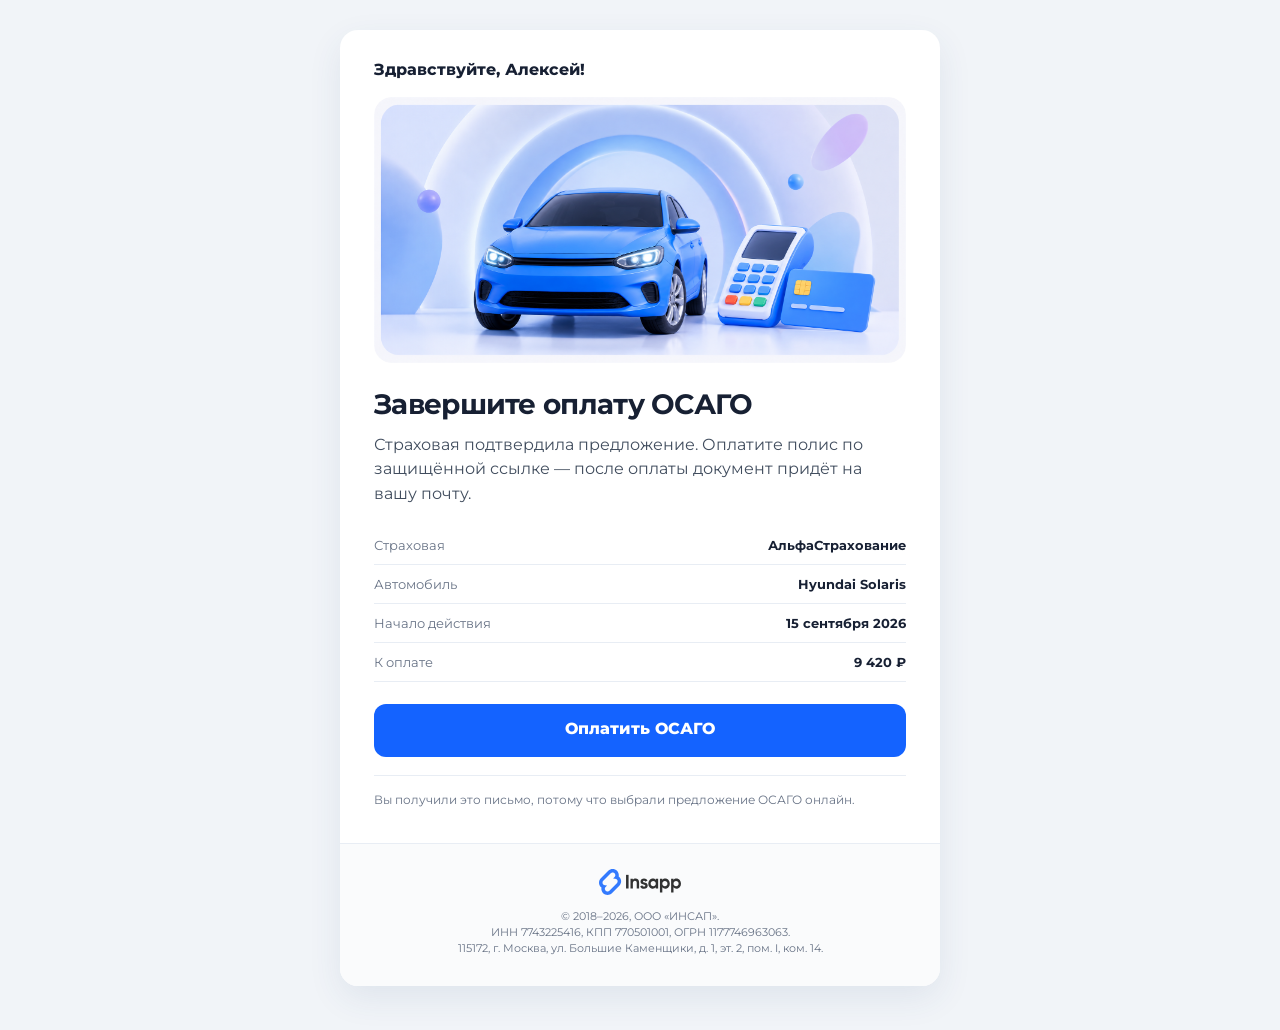
<file: email-previews/03-payment-link-simple.html>
<!doctype html>
<html lang="ru">
<head>
  <meta charset="utf-8">
  <meta name="viewport" content="width=device-width, initial-scale=1">
  <link rel="preconnect" href="https://fonts.googleapis.com">
  <link rel="preconnect" href="https://fonts.gstatic.com" crossorigin>
  <link href="https://fonts.googleapis.com/css2?family=Montserrat:wght@400;500;600;700;800;900&display=swap" rel="stylesheet">
  <link rel="stylesheet" href="preview-overrides.css">
  <title>Завершите оплату ОСАГО · простой шаблон · ИНСАП</title>
  <style>
    :root{color-scheme:light;--blue:#1463ff;--ink:#172033;--muted:#687386;--line:#e8edf4;--soft:#f6f8fb;--blue-soft:#edf4ff}
    *{box-sizing:border-box}html,body{margin:0;min-height:100%;background:#f1f4f8;color:var(--ink);font-family:-apple-system,BlinkMacSystemFont,"Segoe UI",Arial,sans-serif;-webkit-font-smoothing:antialiased}body{padding:30px 12px 44px}.preheader{display:none!important;max-height:0;overflow:hidden;opacity:0}.email{width:100%;max-width:600px;margin:0 auto;background:#fff;border-radius:18px;box-shadow:0 12px 34px rgba(46,79,126,.09);overflow:hidden}.simple-header{padding:24px 30px 18px;border-bottom:1px solid var(--line)}.brand-logo{display:block;width:110px;height:auto}.simple-content{padding:28px 34px 34px}.hello{margin:0 0 18px;font-size:16px;font-weight:750}.simple-art{position:relative;height:248px;display:flex;align-items:center;justify-content:center;margin:0 0 8px;overflow:visible}.simple-art-main{position:relative;z-index:2;display:block;width:88%;height:112%;object-fit:contain;filter:drop-shadow(0 14px 16px rgba(23,64,128,.15))}.simple-sparkles{position:absolute;z-index:1;top:10px;right:12%;width:146px;height:auto;opacity:.9}.simple-content h1{margin:8px 0 12px;font-size:28px;line-height:1.14;letter-spacing:-.025em}.lead{margin:0 0 20px;color:#414d5e;font-size:16px;line-height:1.52}.details{margin:0 0 22px}.detail-row{display:flex;justify-content:space-between;gap:18px;padding:11px 0;border-bottom:1px solid var(--line)}.detail-row span{color:var(--muted);font-size:13px}.detail-row strong{font-size:13px;text-align:right}.best-offer{margin:0 0 22px;padding:18px;border-radius:12px;background:var(--blue-soft)}.offer-top{display:flex;justify-content:space-between;gap:12px;color:var(--muted);font-size:12px}.offer-top strong{color:var(--blue);font-size:16px}.best-offer h2{margin:7px 0 11px;font-size:20px}.features{display:grid;gap:7px}.features span{color:#36506f;font-size:13px}.offer-list{margin:0 0 22px}.offer-row{display:flex;justify-content:space-between;gap:18px;padding:13px 0;border-bottom:1px solid var(--line)}.offer-row div{display:grid;gap:3px}.offer-row strong{font-size:14px}.offer-row span{color:var(--muted);font-size:12px}.offer-row b{white-space:nowrap;color:var(--blue);font-size:14px}.email-cta{display:block;width:100%;min-height:53px;padding:15px 18px;border-radius:12px;background:var(--blue);color:#fff;font-size:16px;font-weight:800;text-align:center}.fine{margin:14px 0 0;color:var(--muted);font-size:12px;line-height:1.5}.footer{padding:25px 30px 28px;border-top:1px solid var(--line);background:#fafbfc;color:var(--muted);font-size:10.5px;line-height:1.55;text-align:center}.footer-logo{display:block;width:82px;height:auto;margin:0 auto 14px;opacity:.8}.footer-links{display:flex;flex-wrap:wrap;justify-content:center;gap:6px 16px;margin-bottom:16px}.footer a,.footer-link{color:#5b6d84;text-decoration:underline;text-underline-offset:2px}.footer p{margin:0}.footer p+p{margin-top:11px}.footer-reason{padding-top:13px;border-top:1px solid var(--line)}.unsubscribe{display:inline-block;margin-top:8px;color:#52677f;text-decoration:underline;text-underline-offset:2px}
    @media(max-width:540px){body{padding:0}.email{border-radius:0;box-shadow:none}.simple-header{padding:20px 22px 16px}.simple-content{padding:24px 22px 28px}.simple-art{height:225px}.simple-art-main{width:104%;height:118%}.simple-sparkles{right:4%;width:126px}.simple-content h1{font-size:26px}.detail-row{display:grid;gap:3px}.detail-row strong{text-align:left}.offer-row{align-items:flex-start}.footer{padding:22px 20px}}
  </style>
  <style>
    .simple-content{padding-top:30px}.simple-art{height:auto;margin:0 0 26px;overflow:hidden;border-radius:18px}.simple-art-main{display:block;width:100%;height:auto;max-width:none;object-fit:cover;filter:none;border-radius:18px}.simple-sparkles{display:none}
    @media(max-width:540px){.simple-content{padding-top:26px}.simple-art{height:auto;margin-bottom:24px;border-radius:15px}.simple-art-main{width:100%;height:auto;border-radius:15px}}
  </style>
  <style>
    html.partner-theme{--partner-action:#111111;--partner-accent:#b42318;--partner-accent-soft:#fdeceb;--partner-page:#f7f7f8;--partner-border:#e5e7eb;--partner-footer:#fafafa;--blue:var(--partner-action);--blue-dark:#111111;--blue-soft:var(--partner-accent-soft);--ink:#202126;--muted:#6d6b75;--line:var(--partner-border);--soft:#f6f7f8}
    html.partner-theme body{background:linear-gradient(135deg,#eefbf6 0%,#fff8e6 52%,#fff1ef 100%)!important}
    html.partner-theme .module,html.partner-theme .footer{border:0!important}
    html.partner-theme .eyebrow{background:var(--partner-accent-soft)!important;color:var(--partner-accent)!important}
    html.partner-theme .email-cta{background:var(--partner-action)!important;box-shadow:none!important}
    html.partner-theme .hero-main-art,html.partner-theme .simple-art-main{filter:none!important}
    html.partner-theme .hero-sparkles{display:none!important}
    html.partner-theme .benefit-icon img{filter:none!important}
    html.partner-theme .benefit:nth-child(1){background:#e9f8f1!important}html.partner-theme .benefit:nth-child(1) strong{color:#13795b}
    html.partner-theme .benefit:nth-child(2){background:#fff4d6!important}html.partner-theme .benefit:nth-child(2) strong{color:#8a5b00}
    html.partner-theme .benefit:nth-child(3){background:#fdeceb!important}html.partner-theme .benefit:nth-child(3) strong{color:#a63b32}
    html.partner-theme .simple-art{padding:0!important;background:transparent!important}
    html.partner-theme{--partner-accent:#4a6f95;--partner-accent-soft:#edf2f7;--partner-page:#f2f4f6;--partner-footer:#f8f9fa}
    html.partner-theme body{background:linear-gradient(135deg,#eceff2 0%,#f7f8fa 52%,#eef3f8 100%)!important}
    html.partner-theme .benefit:nth-child(1),html.partner-theme .benefit:nth-child(2),html.partner-theme .benefit:nth-child(3){background:#eef0f3!important}
    html.partner-theme .benefit:nth-child(1) strong,html.partner-theme .benefit:nth-child(2) strong,html.partner-theme .benefit:nth-child(3) strong{color:#30343b}
    html.partner-theme .footer{background:var(--partner-footer)!important}
    html.partner-theme .brand-logo,html.partner-theme .footer-logo{display:none!important}
    html.partner-theme .header{justify-content:flex-start!important}
    html.partner-theme .simple-header{display:none!important}
  </style>
  <script>
    (() => {
      if (new URLSearchParams(window.location.search).get('theme') !== 'partner') return;
      document.documentElement.classList.add('partner-theme');
      document.addEventListener('DOMContentLoaded', () => {
        document.title = document.title.split(' · ')[0] + ' · партнёрский шаблон';
        document.querySelectorAll('[data-partner-src]').forEach((image) => { image.src = image.dataset.partnerSrc; });
        const partnerIcons = {'benefit-check-v1.png':'partner-benefit-check-v1.png','benefit-mail-v1.png':'partner-benefit-mail-v1.png','benefit-car-v1.png':'partner-benefit-car-v1.png','benefit-lock-v1.png':'partner-benefit-lock-v1.png','benefit-price-v1.png':'partner-benefit-price-v1.png','benefit-speed-v1.png':'partner-benefit-speed-v1.png'};
        document.querySelectorAll('.benefit-icon img').forEach((image) => { const name = image.src.split('/').pop(); if (partnerIcons[name]) image.src = 'assets/' + partnerIcons[name]; });
        const reassuranceTitle = document.querySelector('.reassurance h2');
        if (reassuranceTitle) reassuranceTitle.textContent = 'Страхование — просто и понятно';
      });
    })();
  </script>

  <style>.benefit{background:#eef0f3!important}</style>
  <style>.reassurance .footer-reason,.simple-content .footer-reason{margin:18px 0 0;padding-top:15px;border-top:1px solid var(--line);color:var(--muted);font-size:12px;line-height:1.55;text-align:left}html.partner-theme .footer{display:none!important}</style>
</head>
<body>
  <span class="preheader">Предложение выбрано — осталось оплатить полис.</span>
  <main class="email">
    <section class="simple-content">
      <p class="hello">Здравствуйте, Алексей!</p>
      <div class="simple-art"><img class="simple-art-main" src="assets/simple-payment-v4.png" data-partner-src="assets/partner-neutral-payment-simple-v2.png" alt="Автомобиль, платёжный терминал и карта" width="1200" height="600"></div>
      <h1>Завершите оплату ОСАГО</h1>
      <p class="lead">Страховая подтвердила предложение. Оплатите полис по защищённой ссылке — после оплаты документ придёт на вашу почту.</p>
      <div class="details"><div class="detail-row"><span>Страховая</span><strong>АльфаСтрахование</strong></div><div class="detail-row"><span>Автомобиль</span><strong>Hyundai Solaris</strong></div><div class="detail-row"><span>Начало действия</span><strong>15 сентября 2026</strong></div><div class="detail-row"><span>К оплате</span><strong>9 420 ₽</strong></div></div>
      
      
      <span class="email-cta">Оплатить ОСАГО</span>
      <p class="footer-reason">Вы получили это письмо, потому что выбрали предложение ОСАГО онлайн.<br></p>
    </section>
    <footer class="footer">
      <img class="footer-logo" src="assets/insapp-logo-official.svg" alt="Insapp" width="103" height="32">
      <p>© 2018–2026, ООО «ИНСАП».<br>ИНН 7743225416, КПП 770501001, ОГРН 1177746963063.<br>115172, г. Москва, ул. Большие Каменщики, д. 1, эт. 2, пом. I, ком. 14.</p>
    </footer>
  </main>
</body>
</html>
</file>
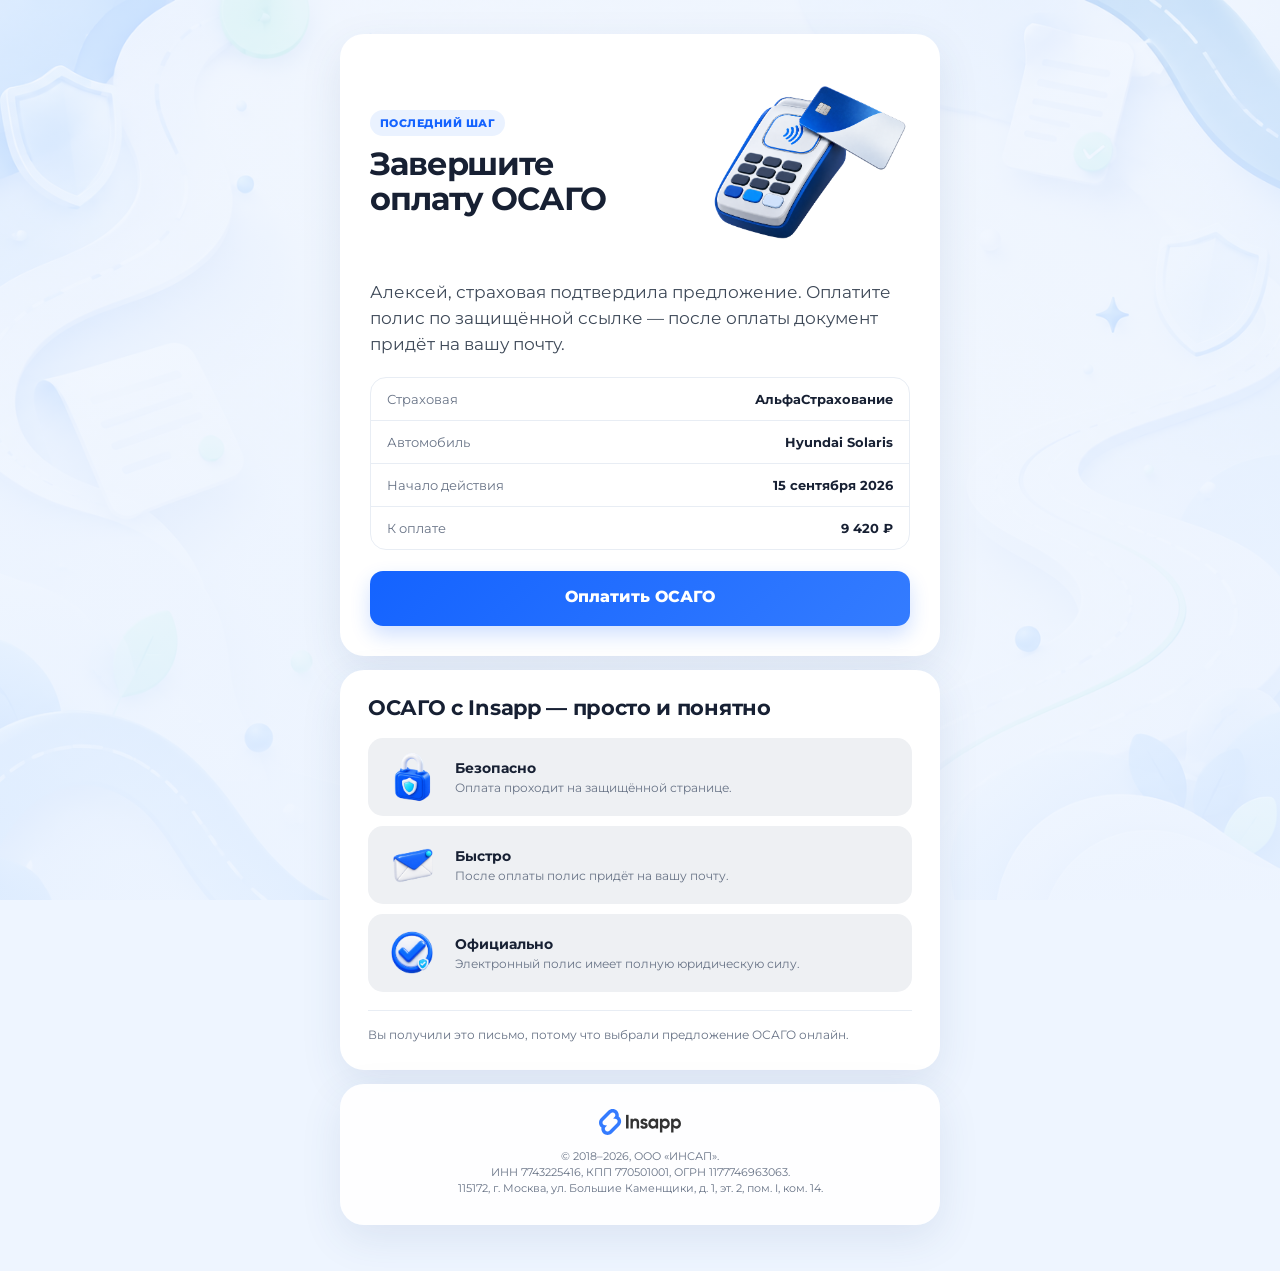
<file: email-previews/03-payment-link.html>
<!doctype html>
<html lang="ru">
<head>
  <meta charset="utf-8">
  <meta name="viewport" content="width=device-width, initial-scale=1">
  <link rel="preconnect" href="https://fonts.googleapis.com">
  <link rel="preconnect" href="https://fonts.gstatic.com" crossorigin>
  <link href="https://fonts.googleapis.com/css2?family=Montserrat:wght@400;500;600;700;800;900&display=swap" rel="stylesheet">
  <link rel="stylesheet" href="preview-overrides.css">
  <title>Завершите оплату ОСАГО · ИНСАП</title>
  <style>
    :root{color-scheme:light;--blue:#1463ff;--blue-dark:#084dcc;--ink:#172033;--muted:#687386;--line:#e8edf4;--soft:#f5f7fa;--blue-soft:#edf4ff;--green:#16a777}
    *{box-sizing:border-box}html,body{margin:0;min-height:100%;background:#eef5ff;color:var(--ink);font-family:-apple-system,BlinkMacSystemFont,"Segoe UI",Arial,sans-serif;-webkit-font-smoothing:antialiased}body{padding:34px 12px 46px;background-image:linear-gradient(rgba(238,245,255,.76),rgba(238,245,255,.9)),url("assets/email-background-v2.png");background-size:cover;background-position:center top;background-attachment:fixed}.preheader{display:none!important;max-height:0;overflow:hidden;opacity:0}.email{width:100%;max-width:600px;margin:0 auto;display:grid;gap:14px}.module,.header,.footer{overflow:hidden;background:#fff;border-radius:24px;box-shadow:0 14px 42px rgba(46,79,126,.1)}.header{display:flex;align-items:center;justify-content:space-between;padding:21px 28px}.header::after{content:"Страхование онлайн";color:#8490a0;font-size:12px}.brand-logo{display:block;width:112px;height:auto}.hero{display:grid;grid-template-columns:minmax(0,1fr) 250px;gap:8px;align-items:center;padding:24px 16px 12px 30px}.hero-copy{min-width:0;position:relative;z-index:3}.eyebrow{display:inline-block;margin-bottom:11px;padding:6px 10px;border-radius:999px;background:#eaf2ff;color:var(--blue);font-size:11px;font-weight:800;letter-spacing:.045em;text-transform:uppercase}.hero h1{margin:0;font-size:34px;line-height:1.08;letter-spacing:-.035em}.hero-art{position:relative;min-width:0;height:236px;display:flex;align-items:center;justify-content:center;overflow:visible}.hero-main-art{position:relative;z-index:2;display:block;width:132%;height:132%;max-width:none;object-fit:contain;filter:drop-shadow(0 15px 17px rgba(23,64,128,.16))}.hero-sparkles{position:absolute;z-index:1;top:8px;right:-6px;width:142px;height:auto;object-fit:contain;opacity:.92;pointer-events:none}.content{padding:0 30px 30px}.lead{margin:0 0 20px;color:#3e4958;font-size:17px;line-height:1.52}.details{overflow:hidden;margin:0 0 21px;border:1px solid var(--line);border-radius:16px;background:#fff}.detail-row{display:grid;grid-template-columns:145px 1fr;gap:16px;padding:13px 16px}.detail-row+.detail-row{border-top:1px solid var(--line)}.detail-row span{color:var(--muted);font-size:13px}.detail-row strong{font-size:13px;text-align:right}.email-cta{display:block;width:100%;min-height:55px;padding:16px 18px;border-radius:13px;background:linear-gradient(135deg,var(--blue),#347cff);box-shadow:0 9px 20px rgba(20,99,255,.2);color:#fff;font-size:16px;font-weight:800;text-align:center}.fine{margin:14px 2px 0;color:var(--muted);font-size:12px;line-height:1.5}.best-offer{margin-bottom:21px;padding:19px;border-radius:16px;background:var(--blue-soft)}.offer-top{display:flex;justify-content:space-between;gap:12px;color:var(--muted);font-size:12px}.offer-top strong{color:var(--blue);font-size:17px}.best-offer h2{margin:8px 0 13px;font-size:21px}.features{display:flex;flex-wrap:wrap;gap:8px 15px}.features span{color:#36506f;font-size:12px}.offer-list{overflow:hidden;margin-bottom:21px;border:1px solid var(--line);border-radius:16px;background:#fff}.offer-row{display:flex;align-items:center;justify-content:space-between;gap:18px;padding:15px 17px}.offer-row+.offer-row{border-top:1px solid var(--line)}.offer-row div{display:grid;gap:3px}.offer-row strong{font-size:14px}.offer-row span{color:var(--muted);font-size:12px}.offer-row b{white-space:nowrap;color:var(--blue);font-size:14px}.reassurance{padding:25px 28px}.reassurance h2{margin:0 0 18px;font-size:21px;letter-spacing:-.015em}.benefits{display:grid;gap:10px}.benefit{display:grid;grid-template-columns:60px 1fr;gap:13px;align-items:center;padding:9px 14px;border-radius:15px;background:var(--soft)}.benefit-icon{display:flex;width:60px;height:60px;align-items:center;justify-content:center}.benefit-icon img{display:block;width:58px;height:58px;object-fit:contain}.benefit strong{display:block;font-size:14px}.benefit p{margin:3px 0 0;color:var(--muted);font-size:12px;line-height:1.38}.footer{padding:25px 30px 28px;background:rgba(255,255,255,.94);color:var(--muted);font-size:10.5px;line-height:1.55;text-align:center}.footer-logo{display:block;width:82px;height:auto;margin:0 auto 14px;opacity:.8}.footer-links{display:flex;flex-wrap:wrap;justify-content:center;gap:6px 16px;margin-bottom:16px}.footer a,.footer-link{color:#5b6d84;text-decoration:underline;text-underline-offset:2px}.footer p{margin:0}.footer p+p{margin-top:11px}.footer-reason{padding-top:13px;border-top:1px solid var(--line)}.unsubscribe{display:inline-block;margin-top:8px;color:#52677f;text-decoration:underline;text-underline-offset:2px}
    @media(max-width:540px){body{padding:12px 10px 24px;background-attachment:scroll}.email{gap:10px}.module,.header,.footer{border-radius:19px}.header{padding:18px 20px}.header::after{display:none}.brand-logo{width:106px}.hero{grid-template-columns:1fr;padding:22px 20px 6px}.hero h1{font-size:30px}.hero-art{height:226px;margin-top:0}.hero-main-art{width:122%;height:122%;max-width:390px}.hero-sparkles{top:3px;right:7%;width:130px}.content{padding:0 20px 25px}.detail-row{grid-template-columns:1fr;gap:3px}.detail-row strong{text-align:left}.offer-row{align-items:flex-start}.reassurance{padding:22px 20px}.benefit{grid-template-columns:58px 1fr;padding:9px 10px}.benefit-icon{width:58px;height:58px}.benefit-icon img{width:56px;height:56px}.footer{padding:21px 20px}}
  </style>
  <style>
    .hero{grid-template-columns:minmax(0,1fr) 220px;gap:18px;padding:24px 28px 12px 30px}.hero h1{font-size:32px;line-height:1.08;text-wrap:balance}.heading-line{display:block;white-space:nowrap}.hero-art{width:100%;height:210px;overflow:hidden}.hero-main-art{width:108%;height:108%;max-width:238px}.hero-sparkles{top:16px;right:4px;width:98px}
    .hero-main-art{filter:none}
    @media(max-width:540px){.hero{grid-template-columns:1fr;padding-right:20px}.hero h1{font-size:29px}.hero-art{height:218px}.hero-main-art{width:104%;height:104%;max-width:330px}.hero-sparkles{right:9%;width:96px}}
  </style>
  <style>
    html.partner-theme{--partner-action:#111111;--partner-accent:#b42318;--partner-accent-soft:#fdeceb;--partner-page:#f7f7f8;--partner-border:#e5e7eb;--partner-footer:#fafafa;--blue:var(--partner-action);--blue-dark:#111111;--blue-soft:var(--partner-accent-soft);--ink:#202126;--muted:#6d6b75;--line:var(--partner-border);--soft:#f6f7f8}
    html.partner-theme body{background:linear-gradient(135deg,#eefbf6 0%,#fff8e6 52%,#fff1ef 100%)!important}
    html.partner-theme .module,html.partner-theme .footer{border:0!important}
    html.partner-theme .eyebrow{background:var(--partner-accent-soft)!important;color:var(--partner-accent)!important}
    html.partner-theme .email-cta{background:var(--partner-action)!important;box-shadow:none!important}
    html.partner-theme .hero-main-art,html.partner-theme .simple-art-main{filter:none!important}
    html.partner-theme .hero-sparkles{display:none!important}
    html.partner-theme .benefit-icon img{filter:none!important}
    html.partner-theme .benefit:nth-child(1){background:#e9f8f1!important}html.partner-theme .benefit:nth-child(1) strong{color:#13795b}
    html.partner-theme .benefit:nth-child(2){background:#fff4d6!important}html.partner-theme .benefit:nth-child(2) strong{color:#8a5b00}
    html.partner-theme .benefit:nth-child(3){background:#fdeceb!important}html.partner-theme .benefit:nth-child(3) strong{color:#a63b32}
    html.partner-theme .simple-art{padding:0!important;background:transparent!important}
    html.partner-theme{--partner-accent:#4a6f95;--partner-accent-soft:#edf2f7;--partner-page:#f2f4f6;--partner-footer:#f8f9fa}
    html.partner-theme body{background:linear-gradient(135deg,#eceff2 0%,#f7f8fa 52%,#eef3f8 100%)!important}
    html.partner-theme .benefit:nth-child(1),html.partner-theme .benefit:nth-child(2),html.partner-theme .benefit:nth-child(3){background:#eef0f3!important}
    html.partner-theme .benefit:nth-child(1) strong,html.partner-theme .benefit:nth-child(2) strong,html.partner-theme .benefit:nth-child(3) strong{color:#30343b}
    html.partner-theme .footer{background:var(--partner-footer)!important}
    html.partner-theme .brand-logo,html.partner-theme .footer-logo{display:none!important}
    html.partner-theme .header{justify-content:flex-start!important}
    html.partner-theme .simple-header{display:none!important}
  </style>
  <script>
    (() => {
      if (new URLSearchParams(window.location.search).get('theme') !== 'partner') return;
      document.documentElement.classList.add('partner-theme');
      document.addEventListener('DOMContentLoaded', () => {
        document.title = document.title.split(' · ')[0] + ' · партнёрский шаблон';
        document.querySelectorAll('[data-partner-src]').forEach((image) => { image.src = image.dataset.partnerSrc; });
        const partnerIcons = {'benefit-check-v1.png':'partner-benefit-check-v1.png','benefit-mail-v1.png':'partner-benefit-mail-v1.png','benefit-car-v1.png':'partner-benefit-car-v1.png','benefit-lock-v1.png':'partner-benefit-lock-v1.png','benefit-price-v1.png':'partner-benefit-price-v1.png','benefit-speed-v1.png':'partner-benefit-speed-v1.png'};
        document.querySelectorAll('.benefit-icon img').forEach((image) => { const name = image.src.split('/').pop(); if (partnerIcons[name]) image.src = 'assets/' + partnerIcons[name]; });
        const reassuranceTitle = document.querySelector('.reassurance h2');
        if (reassuranceTitle) reassuranceTitle.textContent = 'Страхование — просто и понятно';
      });
    })();
  </script>

  <style>.benefit{background:#eef0f3!important}</style>
  <style>.reassurance .footer-reason,.simple-content .footer-reason{margin:18px 0 0;padding-top:15px;border-top:1px solid var(--line);color:var(--muted);font-size:12px;line-height:1.55;text-align:left}html.partner-theme .footer{display:none!important}</style>
</head>
<body>
  <span class="preheader">Предложение выбрано — осталось оплатить полис.</span>
  <main class="email">
    <section class="module primary">
      <div class="hero">
        <div class="hero-copy"><div class="eyebrow">Последний шаг</div><h1><span class="heading-line">Завершите</span><span class="heading-line">оплату ОСАГО</span></h1></div>
        <div class="hero-art"><img class="hero-main-art" src="assets/payment-terminal-v3.png" data-partner-src="assets/payment-terminal-neutral-v4.png" alt="Оплата полиса картой через терминал" width="360" height="250"></div>
      </div>
      <div class="content">
        <p class="lead">Алексей, страховая подтвердила предложение. Оплатите полис по защищённой ссылке — после оплаты документ придёт на вашу почту.</p>
        <div class="details"><div class="detail-row"><span>Страховая</span><strong>АльфаСтрахование</strong></div><div class="detail-row"><span>Автомобиль</span><strong>Hyundai Solaris</strong></div><div class="detail-row"><span>Начало действия</span><strong>15 сентября 2026</strong></div><div class="detail-row"><span>К оплате</span><strong>9 420 ₽</strong></div></div>
        
        
        <span class="email-cta">Оплатить ОСАГО</span>
      </div>
    </section>
    <section class="module reassurance"><h2>ОСАГО с Insapp — просто и понятно</h2><div class="benefits"><div class="benefit"><span class="benefit-icon"><img src="assets/benefit-lock-v1.png" alt="" width="58" height="58"></span><div><strong>Безопасно</strong><p>Оплата проходит на защищённой странице.</p></div></div><div class="benefit"><span class="benefit-icon"><img src="assets/benefit-mail-v1.png" alt="" width="58" height="58"></span><div><strong>Быстро</strong><p>После оплаты полис придёт на вашу почту.</p></div></div><div class="benefit"><span class="benefit-icon"><img src="assets/benefit-check-v1.png" alt="" width="58" height="58"></span><div><strong>Официально</strong><p>Электронный полис имеет полную юридическую силу.</p></div></div></div><p class="footer-reason">Вы получили это письмо, потому что выбрали предложение ОСАГО онлайн.<br></p></section>
    <footer class="footer">
      <img class="footer-logo" src="assets/insapp-logo-official.svg" alt="Insapp" width="103" height="32">
      <p>© 2018–2026, ООО «ИНСАП».<br>ИНН 7743225416, КПП 770501001, ОГРН 1177746963063.<br>115172, г. Москва, ул. Большие Каменщики, д. 1, эт. 2, пом. I, ком. 14.</p>
    </footer>
  </main>
</body>
</html>
</file>
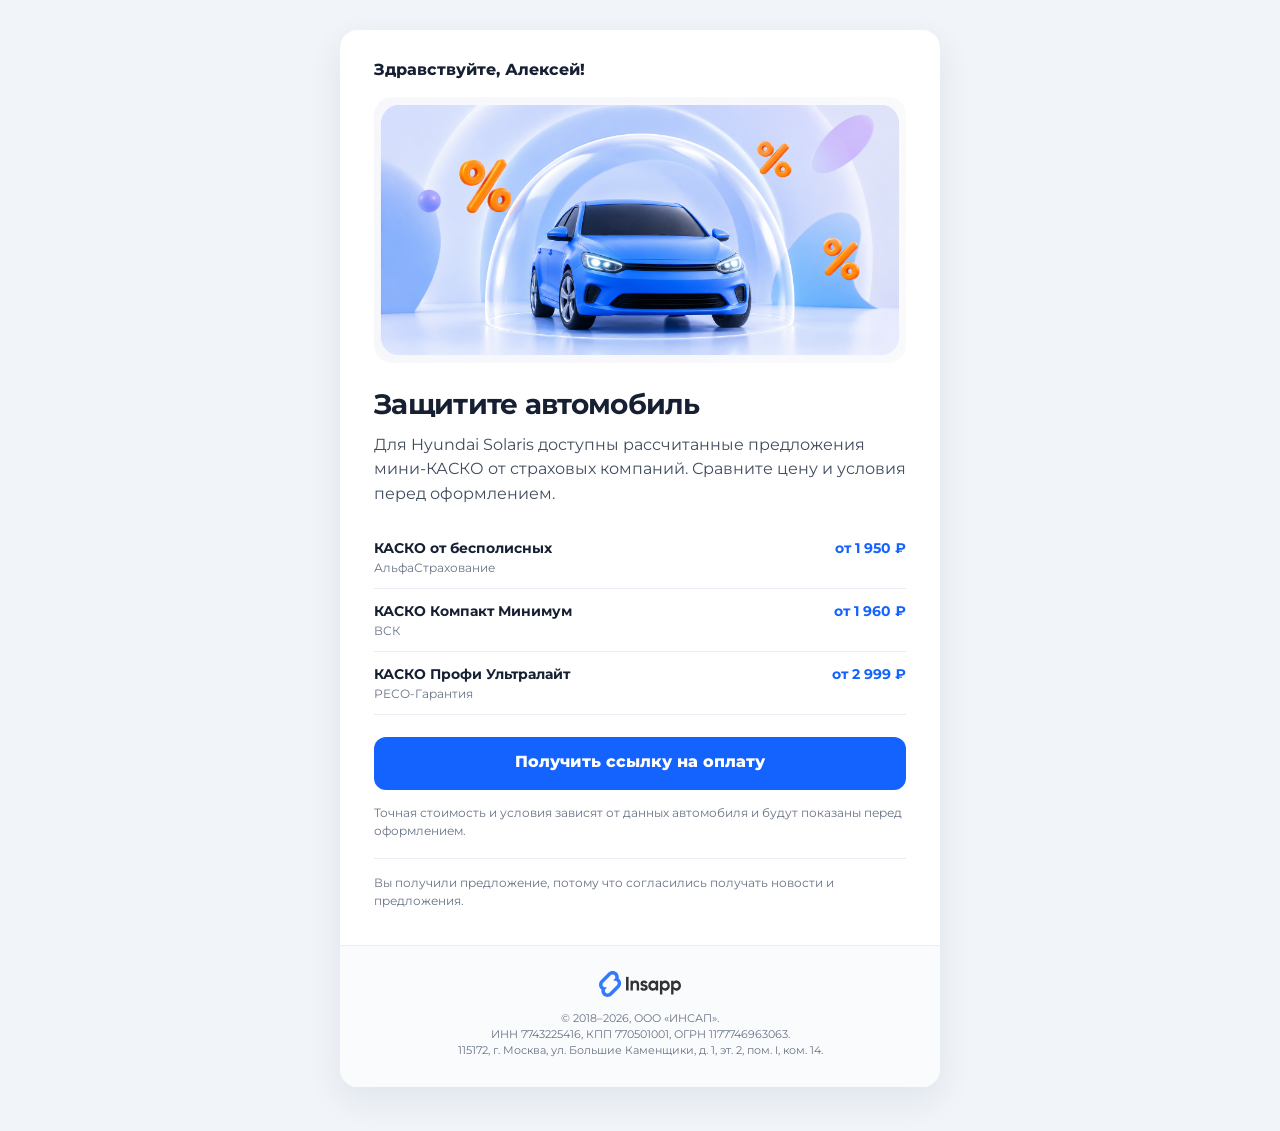
<file: email-previews/05-mini-kasko-compare-simple.html>
<!doctype html>
<html lang="ru">
<head>
  <meta charset="utf-8">
  <meta name="viewport" content="width=device-width, initial-scale=1">
  <link rel="preconnect" href="https://fonts.googleapis.com">
  <link rel="preconnect" href="https://fonts.gstatic.com" crossorigin>
  <link href="https://fonts.googleapis.com/css2?family=Montserrat:wght@400;500;600;700;800;900&display=swap" rel="stylesheet">
  <link rel="stylesheet" href="preview-overrides.css">
  <title>Предложения мини-КАСКО · простой шаблон · ИНСАП</title>
  <style>
    :root{color-scheme:light;--blue:#1463ff;--ink:#172033;--muted:#687386;--line:#e8edf4;--soft:#f6f8fb;--blue-soft:#edf4ff}
    *{box-sizing:border-box}html,body{margin:0;min-height:100%;background:#f1f4f8;color:var(--ink);font-family:-apple-system,BlinkMacSystemFont,"Segoe UI",Arial,sans-serif;-webkit-font-smoothing:antialiased}body{padding:30px 12px 44px}.preheader{display:none!important;max-height:0;overflow:hidden;opacity:0}.email{width:100%;max-width:600px;margin:0 auto;background:#fff;border-radius:18px;box-shadow:0 12px 34px rgba(46,79,126,.09);overflow:hidden}.simple-header{padding:24px 30px 18px;border-bottom:1px solid var(--line)}.brand-logo{display:block;width:110px;height:auto}.simple-content{padding:28px 34px 34px}.hello{margin:0 0 18px;font-size:16px;font-weight:750}.simple-art{position:relative;height:248px;display:flex;align-items:center;justify-content:center;margin:0 0 8px;overflow:visible}.simple-art-main{position:relative;z-index:2;display:block;width:88%;height:112%;object-fit:contain;filter:drop-shadow(0 14px 16px rgba(23,64,128,.15))}.simple-sparkles{position:absolute;z-index:1;top:10px;right:12%;width:146px;height:auto;opacity:.9}.simple-content h1{margin:8px 0 12px;font-size:28px;line-height:1.14;letter-spacing:-.025em}.lead{margin:0 0 20px;color:#414d5e;font-size:16px;line-height:1.52}.details{margin:0 0 22px}.detail-row{display:flex;justify-content:space-between;gap:18px;padding:11px 0;border-bottom:1px solid var(--line)}.detail-row span{color:var(--muted);font-size:13px}.detail-row strong{font-size:13px;text-align:right}.best-offer{margin:0 0 22px;padding:18px;border-radius:12px;background:var(--blue-soft)}.offer-top{display:flex;justify-content:space-between;gap:12px;color:var(--muted);font-size:12px}.offer-top strong{color:var(--blue);font-size:16px}.best-offer h2{margin:7px 0 11px;font-size:20px}.features{display:grid;gap:7px}.features span{color:#36506f;font-size:13px}.offer-list{margin:0 0 22px}.offer-row{display:flex;justify-content:space-between;gap:18px;padding:13px 0;border-bottom:1px solid var(--line)}.offer-row div{display:grid;gap:3px}.offer-row strong{font-size:14px}.offer-row span{color:var(--muted);font-size:12px}.offer-row b{white-space:nowrap;color:var(--blue);font-size:14px}.email-cta{display:block;width:100%;min-height:53px;padding:15px 18px;border-radius:12px;background:var(--blue);color:#fff;font-size:16px;font-weight:800;text-align:center}.fine{margin:14px 0 0;color:var(--muted);font-size:12px;line-height:1.5}.footer{padding:25px 30px 28px;border-top:1px solid var(--line);background:#fafbfc;color:var(--muted);font-size:10.5px;line-height:1.55;text-align:center}.footer-logo{display:block;width:82px;height:auto;margin:0 auto 14px;opacity:.8}.footer-links{display:flex;flex-wrap:wrap;justify-content:center;gap:6px 16px;margin-bottom:16px}.footer a,.footer-link{color:#5b6d84;text-decoration:underline;text-underline-offset:2px}.footer p{margin:0}.footer p+p{margin-top:11px}.footer-reason{padding-top:13px;border-top:1px solid var(--line)}.unsubscribe{display:inline-block;margin-top:8px;color:#52677f;text-decoration:underline;text-underline-offset:2px}
    @media(max-width:540px){body{padding:0}.email{border-radius:0;box-shadow:none}.simple-header{padding:20px 22px 16px}.simple-content{padding:24px 22px 28px}.simple-art{height:225px}.simple-art-main{width:104%;height:118%}.simple-sparkles{right:4%;width:126px}.simple-content h1{font-size:26px}.detail-row{display:grid;gap:3px}.detail-row strong{text-align:left}.offer-row{align-items:flex-start}.footer{padding:22px 20px}}
  </style>
  <style>
    .simple-content{padding-top:30px}.simple-art{height:auto;margin:0 0 26px;overflow:hidden;border-radius:18px}.simple-art-main{display:block;width:100%;height:auto;max-width:none;object-fit:cover;filter:none;border-radius:18px}.simple-sparkles{display:none}
    @media(max-width:540px){.simple-content{padding-top:26px}.simple-art{height:auto;margin-bottom:24px;border-radius:15px}.simple-art-main{width:100%;height:auto;border-radius:15px}}
  </style>
  <style>
    html.partner-theme{--partner-action:#111111;--partner-accent:#0f766e;--partner-accent-soft:#e6f7f4;--partner-page:#f7f7f8;--partner-border:#e5e7eb;--partner-footer:#fafafa;--blue:var(--partner-action);--blue-dark:#111111;--blue-soft:var(--partner-accent-soft);--ink:#202126;--muted:#6d6b75;--line:var(--partner-border);--soft:#f6f7f8}
    html.partner-theme body{background:linear-gradient(135deg,#eefbf6 0%,#fff8e6 52%,#fff1ef 100%)!important}
    html.partner-theme .module,html.partner-theme .footer{border:0!important}
    html.partner-theme .eyebrow{background:var(--partner-accent-soft)!important;color:var(--partner-accent)!important}
    html.partner-theme .email-cta{background:var(--partner-action)!important;box-shadow:none!important}
    html.partner-theme .hero-main-art,html.partner-theme .simple-art-main{filter:none!important}
    html.partner-theme .hero-sparkles{display:none!important}
    html.partner-theme .benefit-icon img{filter:none!important}
    html.partner-theme .benefit:nth-child(1){background:#e9f8f1!important}html.partner-theme .benefit:nth-child(1) strong{color:#13795b}
    html.partner-theme .benefit:nth-child(2){background:#fff4d6!important}html.partner-theme .benefit:nth-child(2) strong{color:#8a5b00}
    html.partner-theme .benefit:nth-child(3){background:#fdeceb!important}html.partner-theme .benefit:nth-child(3) strong{color:#a63b32}
    html.partner-theme .simple-art{padding:0!important;background:transparent!important}
    html.partner-theme{--partner-accent:#4a6f95;--partner-accent-soft:#edf2f7;--partner-page:#f2f4f6;--partner-footer:#f8f9fa}
    html.partner-theme body{background:linear-gradient(135deg,#eceff2 0%,#f7f8fa 52%,#eef3f8 100%)!important}
    html.partner-theme .benefit:nth-child(1),html.partner-theme .benefit:nth-child(2),html.partner-theme .benefit:nth-child(3){background:#eef0f3!important}
    html.partner-theme .benefit:nth-child(1) strong,html.partner-theme .benefit:nth-child(2) strong,html.partner-theme .benefit:nth-child(3) strong{color:#30343b}
    html.partner-theme .footer{background:var(--partner-footer)!important}
    html.partner-theme .brand-logo,html.partner-theme .footer-logo{display:none!important}
    html.partner-theme .header{justify-content:flex-start!important}
    html.partner-theme .simple-header{display:none!important}
  </style>
  <script>
    (() => {
      if (new URLSearchParams(window.location.search).get('theme') !== 'partner') return;
      document.documentElement.classList.add('partner-theme');
      document.addEventListener('DOMContentLoaded', () => {
        document.title = document.title.split(' · ')[0] + ' · партнёрский шаблон';
        document.querySelectorAll('[data-partner-src]').forEach((image) => { image.src = image.dataset.partnerSrc; });
        const partnerIcons = {'benefit-check-v1.png':'partner-benefit-check-v1.png','benefit-mail-v1.png':'partner-benefit-mail-v1.png','benefit-car-v1.png':'partner-benefit-car-v1.png','benefit-lock-v1.png':'partner-benefit-lock-v1.png','benefit-price-v1.png':'partner-benefit-price-v1.png','benefit-speed-v1.png':'partner-benefit-speed-v1.png'};
        document.querySelectorAll('.benefit-icon img').forEach((image) => { const name = image.src.split('/').pop(); if (partnerIcons[name]) image.src = 'assets/' + partnerIcons[name]; });
        const reassuranceTitle = document.querySelector('.reassurance h2');
        if (reassuranceTitle) reassuranceTitle.textContent = 'Страхование — просто и понятно';
      });
    })();
  </script>

  <style>.benefit{background:#eef0f3!important}</style>
  <style>.reassurance .footer-reason,.simple-content .footer-reason{margin:18px 0 0;padding-top:15px;border-top:1px solid var(--line);color:var(--muted);font-size:12px;line-height:1.55;text-align:left}html.partner-theme .footer{display:none!important}</style>
</head>
<body>
  <span class="preheader">Для автомобиля доступны рассчитанные предложения мини-КАСКО.</span>
  <main class="email">
    <section class="simple-content">
      <p class="hello">Здравствуйте, Алексей!</p>
      <div class="simple-art"><img class="simple-art-main" src="assets/simple-mini-kasko-v4.png" data-partner-src="assets/partner-neutral-mini-kasko-simple-v2.png" alt="Автомобиль под защитным куполом" width="1200" height="600"></div>
      <h1>Защитите автомобиль</h1>
      <p class="lead">Для Hyundai Solaris доступны рассчитанные предложения мини-КАСКО от страховых компаний. Сравните цену и условия перед оформлением.</p>
      
      
      <div class="offer-list"><div class="offer-row"><div><strong>КАСКО от бесполисных</strong><span>АльфаСтрахование</span></div><b>от 1 950 ₽</b></div><div class="offer-row"><div><strong>КАСКО Компакт Минимум</strong><span>ВСК</span></div><b>от 1 960 ₽</b></div><div class="offer-row"><div><strong>КАСКО Профи Ультралайт</strong><span>РЕСО-Гарантия</span></div><b>от 2 999 ₽</b></div></div>
      <span class="email-cta">Получить ссылку на оплату</span>
      <p class="fine">Точная стоимость и условия зависят от данных автомобиля и будут показаны перед оформлением.</p>
      <p class="footer-reason">Вы получили предложение, потому что согласились получать новости и предложения.</p>
    </section>
    <footer class="footer">
      <img class="footer-logo" src="assets/insapp-logo-official.svg" alt="Insapp" width="103" height="32">
      <p>© 2018–2026, ООО «ИНСАП».<br>ИНН 7743225416, КПП 770501001, ОГРН 1177746963063.<br>115172, г. Москва, ул. Большие Каменщики, д. 1, эт. 2, пом. I, ком. 14.</p>
    </footer>
  </main>
</body>
</html>
</file>
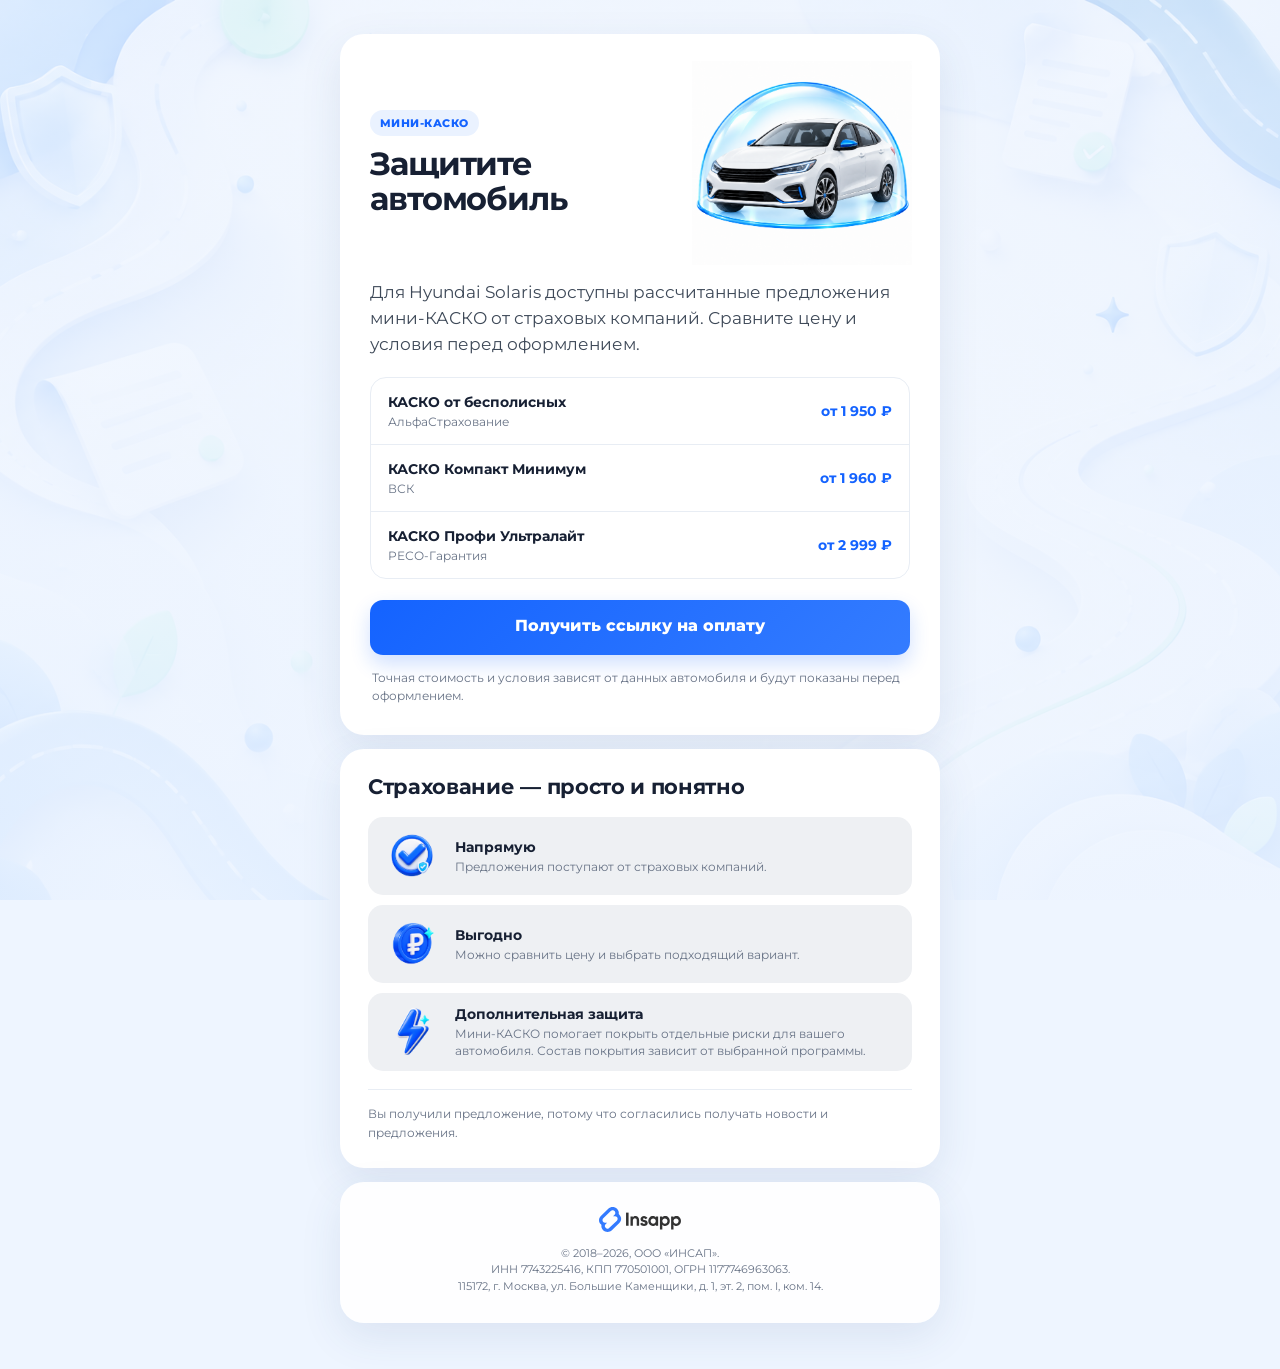
<file: email-previews/05-mini-kasko-compare.html>
<!doctype html>
<html lang="ru">
<head>
  <meta charset="utf-8">
  <meta name="viewport" content="width=device-width, initial-scale=1">
  <link rel="preconnect" href="https://fonts.googleapis.com">
  <link rel="preconnect" href="https://fonts.gstatic.com" crossorigin>
  <link href="https://fonts.googleapis.com/css2?family=Montserrat:wght@400;500;600;700;800;900&display=swap" rel="stylesheet">
  <link rel="stylesheet" href="preview-overrides.css">
  <title>Предложения мини-КАСКО · ИНСАП</title>
  <style>
    :root{color-scheme:light;--blue:#1463ff;--blue-dark:#084dcc;--ink:#172033;--muted:#687386;--line:#e8edf4;--soft:#f5f7fa;--blue-soft:#edf4ff;--green:#16a777}
    *{box-sizing:border-box}html,body{margin:0;min-height:100%;background:#eef5ff;color:var(--ink);font-family:-apple-system,BlinkMacSystemFont,"Segoe UI",Arial,sans-serif;-webkit-font-smoothing:antialiased}body{padding:34px 12px 46px;background-image:linear-gradient(rgba(238,245,255,.76),rgba(238,245,255,.9)),url("assets/email-background-v2.png");background-size:cover;background-position:center top;background-attachment:fixed}.preheader{display:none!important;max-height:0;overflow:hidden;opacity:0}.email{width:100%;max-width:600px;margin:0 auto;display:grid;gap:14px}.module,.header,.footer{overflow:hidden;background:#fff;border-radius:24px;box-shadow:0 14px 42px rgba(46,79,126,.1)}.header{display:flex;align-items:center;justify-content:space-between;padding:21px 28px}.header::after{content:"Страхование онлайн";color:#8490a0;font-size:12px}.brand-logo{display:block;width:112px;height:auto}.hero{display:grid;grid-template-columns:minmax(0,1fr) 250px;gap:8px;align-items:center;padding:24px 16px 12px 30px}.hero-copy{min-width:0;position:relative;z-index:3}.eyebrow{display:inline-block;margin-bottom:11px;padding:6px 10px;border-radius:999px;background:#eaf2ff;color:var(--blue);font-size:11px;font-weight:800;letter-spacing:.045em;text-transform:uppercase}.hero h1{margin:0;font-size:34px;line-height:1.08;letter-spacing:-.035em}.hero-art{position:relative;min-width:0;height:236px;display:flex;align-items:center;justify-content:center;overflow:visible}.hero-main-art{position:relative;z-index:2;display:block;width:132%;height:132%;max-width:none;object-fit:contain;filter:drop-shadow(0 15px 17px rgba(23,64,128,.16))}.hero-sparkles{position:absolute;z-index:1;top:8px;right:-6px;width:142px;height:auto;object-fit:contain;opacity:.92;pointer-events:none}.content{padding:0 30px 30px}.lead{margin:0 0 20px;color:#3e4958;font-size:17px;line-height:1.52}.details{overflow:hidden;margin:0 0 21px;border:1px solid var(--line);border-radius:16px;background:#fff}.detail-row{display:grid;grid-template-columns:145px 1fr;gap:16px;padding:13px 16px}.detail-row+.detail-row{border-top:1px solid var(--line)}.detail-row span{color:var(--muted);font-size:13px}.detail-row strong{font-size:13px;text-align:right}.email-cta{display:block;width:100%;min-height:55px;padding:16px 18px;border-radius:13px;background:linear-gradient(135deg,var(--blue),#347cff);box-shadow:0 9px 20px rgba(20,99,255,.2);color:#fff;font-size:16px;font-weight:800;text-align:center}.fine{margin:14px 2px 0;color:var(--muted);font-size:12px;line-height:1.5}.best-offer{margin-bottom:21px;padding:19px;border-radius:16px;background:var(--blue-soft)}.offer-top{display:flex;justify-content:space-between;gap:12px;color:var(--muted);font-size:12px}.offer-top strong{color:var(--blue);font-size:17px}.best-offer h2{margin:8px 0 13px;font-size:21px}.features{display:flex;flex-wrap:wrap;gap:8px 15px}.features span{color:#36506f;font-size:12px}.offer-list{overflow:hidden;margin-bottom:21px;border:1px solid var(--line);border-radius:16px;background:#fff}.offer-row{display:flex;align-items:center;justify-content:space-between;gap:18px;padding:15px 17px}.offer-row+.offer-row{border-top:1px solid var(--line)}.offer-row div{display:grid;gap:3px}.offer-row strong{font-size:14px}.offer-row span{color:var(--muted);font-size:12px}.offer-row b{white-space:nowrap;color:var(--blue);font-size:14px}.reassurance{padding:25px 28px}.reassurance h2{margin:0 0 18px;font-size:21px;letter-spacing:-.015em}.benefits{display:grid;gap:10px}.benefit{display:grid;grid-template-columns:60px 1fr;gap:13px;align-items:center;padding:9px 14px;border-radius:15px;background:var(--soft)}.benefit-icon{display:flex;width:60px;height:60px;align-items:center;justify-content:center}.benefit-icon img{display:block;width:58px;height:58px;object-fit:contain}.benefit strong{display:block;font-size:14px}.benefit p{margin:3px 0 0;color:var(--muted);font-size:12px;line-height:1.38}.footer{padding:25px 30px 28px;background:rgba(255,255,255,.94);color:var(--muted);font-size:10.5px;line-height:1.55;text-align:center}.footer-logo{display:block;width:82px;height:auto;margin:0 auto 14px;opacity:.8}.footer-links{display:flex;flex-wrap:wrap;justify-content:center;gap:6px 16px;margin-bottom:16px}.footer a,.footer-link{color:#5b6d84;text-decoration:underline;text-underline-offset:2px}.footer p{margin:0}.footer p+p{margin-top:11px}.footer-reason{padding-top:13px;border-top:1px solid var(--line)}.unsubscribe{display:inline-block;margin-top:8px;color:#52677f;text-decoration:underline;text-underline-offset:2px}
    @media(max-width:540px){body{padding:12px 10px 24px;background-attachment:scroll}.email{gap:10px}.module,.header,.footer{border-radius:19px}.header{padding:18px 20px}.header::after{display:none}.brand-logo{width:106px}.hero{grid-template-columns:1fr;padding:22px 20px 6px}.hero h1{font-size:30px}.hero-art{height:226px;margin-top:0}.hero-main-art{width:122%;height:122%;max-width:390px}.hero-sparkles{top:3px;right:7%;width:130px}.content{padding:0 20px 25px}.detail-row{grid-template-columns:1fr;gap:3px}.detail-row strong{text-align:left}.offer-row{align-items:flex-start}.reassurance{padding:22px 20px}.benefit{grid-template-columns:58px 1fr;padding:9px 10px}.benefit-icon{width:58px;height:58px}.benefit-icon img{width:56px;height:56px}.footer{padding:21px 20px}}
  </style>
  <style>
    .hero{grid-template-columns:minmax(0,1fr) 220px;gap:18px;padding:24px 28px 12px 30px}.hero h1{font-size:32px;line-height:1.08;text-wrap:balance}.heading-line{display:block;white-space:nowrap}.hero-art{width:100%;height:210px;overflow:hidden}.hero-main-art{width:108%;height:108%;max-width:238px}.hero-sparkles{top:16px;right:4px;width:98px}
    .hero-main-art{filter:none}
    @media(max-width:540px){.hero{grid-template-columns:1fr;padding-right:20px}.hero h1{font-size:29px}.hero-art{height:218px}.hero-main-art{width:104%;height:104%;max-width:330px}.hero-sparkles{right:9%;width:96px}}
  </style>
  <style>
    html.partner-theme{--partner-action:#111111;--partner-accent:#0f766e;--partner-accent-soft:#e6f7f4;--partner-page:#f7f7f8;--partner-border:#e5e7eb;--partner-footer:#fafafa;--blue:var(--partner-action);--blue-dark:#111111;--blue-soft:var(--partner-accent-soft);--ink:#202126;--muted:#6d6b75;--line:var(--partner-border);--soft:#f6f7f8}
    html.partner-theme body{background:linear-gradient(135deg,#eefbf6 0%,#fff8e6 52%,#fff1ef 100%)!important}
    html.partner-theme .module,html.partner-theme .footer{border:0!important}
    html.partner-theme .eyebrow{background:var(--partner-accent-soft)!important;color:var(--partner-accent)!important}
    html.partner-theme .email-cta{background:var(--partner-action)!important;box-shadow:none!important}
    html.partner-theme .hero-main-art,html.partner-theme .simple-art-main{filter:none!important}
    html.partner-theme .hero-sparkles{display:none!important}
    html.partner-theme .benefit-icon img{filter:none!important}
    html.partner-theme .benefit:nth-child(1){background:#e9f8f1!important}html.partner-theme .benefit:nth-child(1) strong{color:#13795b}
    html.partner-theme .benefit:nth-child(2){background:#fff4d6!important}html.partner-theme .benefit:nth-child(2) strong{color:#8a5b00}
    html.partner-theme .benefit:nth-child(3){background:#fdeceb!important}html.partner-theme .benefit:nth-child(3) strong{color:#a63b32}
    html.partner-theme .simple-art{padding:0!important;background:transparent!important}
    html.partner-theme{--partner-accent:#4a6f95;--partner-accent-soft:#edf2f7;--partner-page:#f2f4f6;--partner-footer:#f8f9fa}
    html.partner-theme body{background:linear-gradient(135deg,#eceff2 0%,#f7f8fa 52%,#eef3f8 100%)!important}
    html.partner-theme .benefit:nth-child(1),html.partner-theme .benefit:nth-child(2),html.partner-theme .benefit:nth-child(3){background:#eef0f3!important}
    html.partner-theme .benefit:nth-child(1) strong,html.partner-theme .benefit:nth-child(2) strong,html.partner-theme .benefit:nth-child(3) strong{color:#30343b}
    html.partner-theme .footer{background:var(--partner-footer)!important}
    html.partner-theme .brand-logo,html.partner-theme .footer-logo{display:none!important}
    html.partner-theme .header{justify-content:flex-start!important}
    html.partner-theme .simple-header{display:none!important}
  </style>
  <script>
    (() => {
      if (new URLSearchParams(window.location.search).get('theme') !== 'partner') return;
      document.documentElement.classList.add('partner-theme');
      document.addEventListener('DOMContentLoaded', () => {
        document.title = document.title.split(' · ')[0] + ' · партнёрский шаблон';
        document.querySelectorAll('[data-partner-src]').forEach((image) => { image.src = image.dataset.partnerSrc; });
        const partnerIcons = {'benefit-check-v1.png':'partner-benefit-check-v1.png','benefit-mail-v1.png':'partner-benefit-mail-v1.png','benefit-car-v1.png':'partner-benefit-car-v1.png','benefit-lock-v1.png':'partner-benefit-lock-v1.png','benefit-price-v1.png':'partner-benefit-price-v1.png','benefit-speed-v1.png':'partner-benefit-speed-v1.png'};
        document.querySelectorAll('.benefit-icon img').forEach((image) => { const name = image.src.split('/').pop(); if (partnerIcons[name]) image.src = 'assets/' + partnerIcons[name]; });
        const reassuranceTitle = document.querySelector('.reassurance h2');
        if (reassuranceTitle) reassuranceTitle.textContent = 'Страхование — просто и понятно';
      });
    })();
  </script>

  <style>.benefit{background:#eef0f3!important}</style>
  <style>.reassurance .footer-reason,.simple-content .footer-reason{margin:18px 0 0;padding-top:15px;border-top:1px solid var(--line);color:var(--muted);font-size:12px;line-height:1.55;text-align:left}html.partner-theme .footer{display:none!important}</style>
</head>
<body>
  <span class="preheader">Для автомобиля доступны рассчитанные предложения мини-КАСКО.</span>
  <main class="email">
    <section class="module primary">
      <div class="hero">
        <div class="hero-copy"><div class="eyebrow">Мини-КАСКО</div><h1><span class="heading-line">Защитите</span><span class="heading-line">автомобиль</span></h1></div>
        <div class="hero-art"><img class="hero-main-art" src="assets/protected-car-v3.png" data-partner-src="assets/partner-neutral-mini-kasko-rich-v2.png" alt="Автомобиль под прозрачным защитным куполом" width="360" height="250"></div>
      </div>
      <div class="content">
        <p class="lead">Для Hyundai Solaris доступны рассчитанные предложения мини-КАСКО от страховых компаний. Сравните цену и условия перед оформлением.</p>
        
        
        <div class="offer-list"><div class="offer-row"><div><strong>КАСКО от бесполисных</strong><span>АльфаСтрахование</span></div><b>от 1 950 ₽</b></div><div class="offer-row"><div><strong>КАСКО Компакт Минимум</strong><span>ВСК</span></div><b>от 1 960 ₽</b></div><div class="offer-row"><div><strong>КАСКО Профи Ультралайт</strong><span>РЕСО-Гарантия</span></div><b>от 2 999 ₽</b></div></div>
        <span class="email-cta">Получить ссылку на оплату</span>
        <p class="fine">Точная стоимость и условия зависят от данных автомобиля и будут показаны перед оформлением.</p>
      </div>
    </section>
    <section class="module reassurance"><h2>Страхование — просто и понятно</h2><div class="benefits"><div class="benefit"><span class="benefit-icon"><img src="assets/benefit-check-v1.png" alt="" width="58" height="58"></span><div><strong>Напрямую</strong><p>Предложения поступают от страховых компаний.</p></div></div><div class="benefit"><span class="benefit-icon"><img src="assets/benefit-price-v1.png" alt="" width="58" height="58"></span><div><strong>Выгодно</strong><p>Можно сравнить цену и выбрать подходящий вариант.</p></div></div><div class="benefit"><span class="benefit-icon"><img src="assets/benefit-speed-v1.png" alt="" width="58" height="58"></span><div><strong>Дополнительная защита</strong><p>Мини‑КАСКО помогает покрыть отдельные риски для вашего автомобиля. Состав покрытия зависит от выбранной программы.</p></div></div></div><p class="footer-reason">Вы получили предложение, потому что согласились получать новости и предложения.</p></section>
    <footer class="footer">
      <img class="footer-logo" src="assets/insapp-logo-official.svg" alt="Insapp" width="103" height="32">
      <p>© 2018–2026, ООО «ИНСАП».<br>ИНН 7743225416, КПП 770501001, ОГРН 1177746963063.<br>115172, г. Москва, ул. Большие Каменщики, д. 1, эт. 2, пом. I, ком. 14.</p>
    </footer>
  </main>
</body>
</html>
</file>
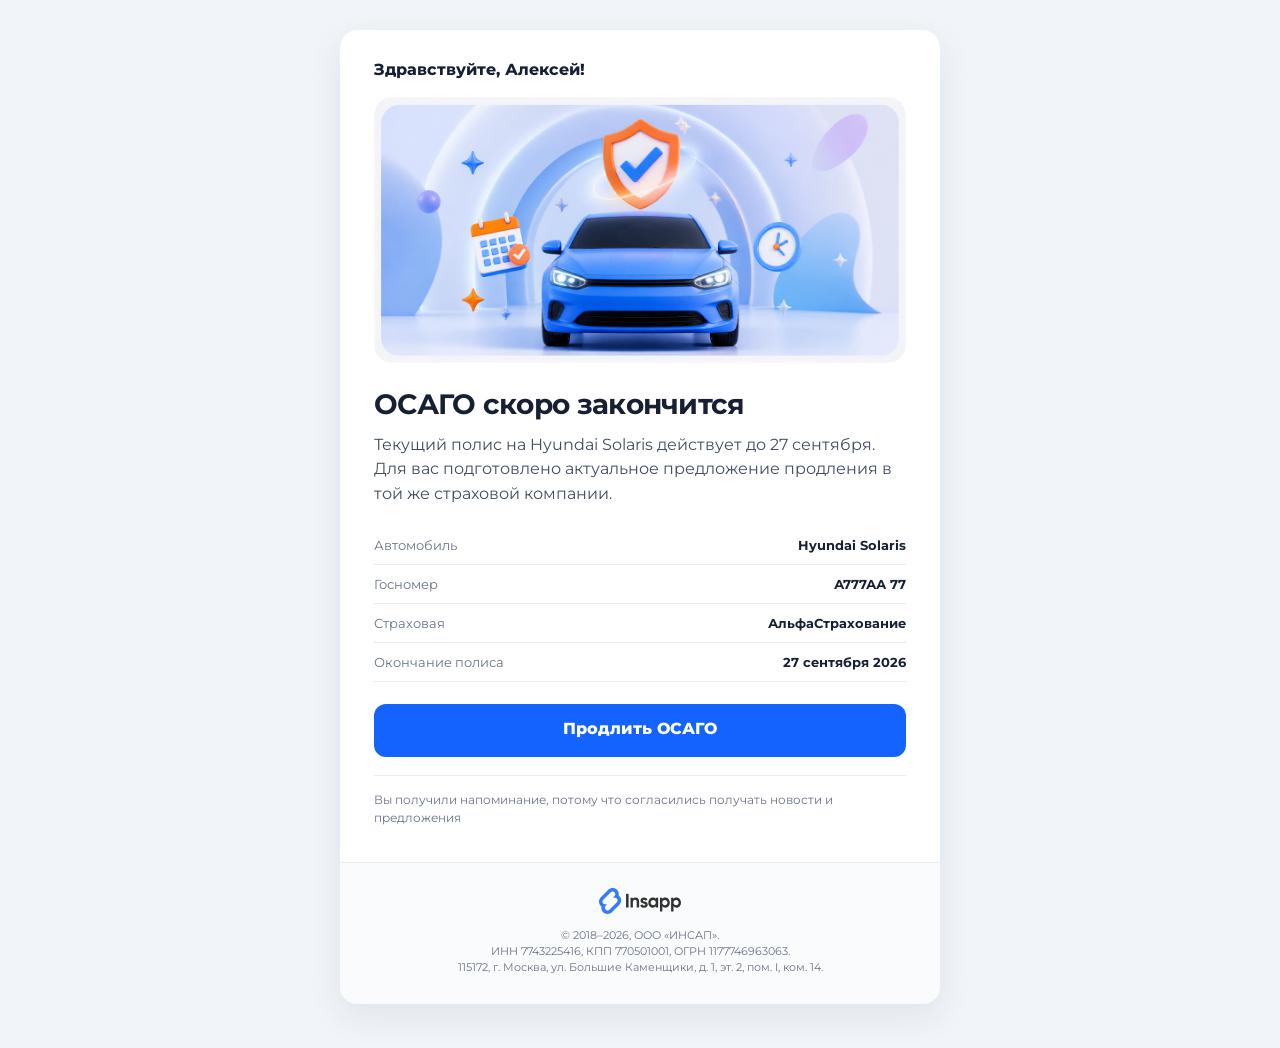
<file: email-previews/06-renewal-simple.html>
<!doctype html>
<html lang="ru">
<head>
  <meta charset="utf-8">
  <meta name="viewport" content="width=device-width, initial-scale=1">
  <link rel="preconnect" href="https://fonts.googleapis.com">
  <link rel="preconnect" href="https://fonts.gstatic.com" crossorigin>
  <link href="https://fonts.googleapis.com/css2?family=Montserrat:wght@400;500;600;700;800;900&display=swap" rel="stylesheet">
  <link rel="stylesheet" href="preview-overrides.css">
  <title>ОСАГО скоро закончится · простой шаблон · ИНСАП</title>
  <style>
    :root{color-scheme:light;--blue:#1463ff;--ink:#172033;--muted:#687386;--line:#e8edf4;--soft:#f6f8fb;--blue-soft:#edf4ff}
    *{box-sizing:border-box}html,body{margin:0;min-height:100%;background:#f1f4f8;color:var(--ink);font-family:-apple-system,BlinkMacSystemFont,"Segoe UI",Arial,sans-serif;-webkit-font-smoothing:antialiased}body{padding:30px 12px 44px}.preheader{display:none!important;max-height:0;overflow:hidden;opacity:0}.email{width:100%;max-width:600px;margin:0 auto;background:#fff;border-radius:18px;box-shadow:0 12px 34px rgba(46,79,126,.09);overflow:hidden}.simple-header{padding:24px 30px 18px;border-bottom:1px solid var(--line)}.brand-logo{display:block;width:110px;height:auto}.simple-content{padding:28px 34px 34px}.hello{margin:0 0 18px;font-size:16px;font-weight:750}.simple-art{position:relative;height:248px;display:flex;align-items:center;justify-content:center;margin:0 0 8px;overflow:visible}.simple-art-main{position:relative;z-index:2;display:block;width:88%;height:112%;object-fit:contain;filter:drop-shadow(0 14px 16px rgba(23,64,128,.15))}.simple-sparkles{position:absolute;z-index:1;top:10px;right:12%;width:146px;height:auto;opacity:.9}.simple-content h1{margin:8px 0 12px;font-size:28px;line-height:1.14;letter-spacing:-.025em}.lead{margin:0 0 20px;color:#414d5e;font-size:16px;line-height:1.52}.details{margin:0 0 22px}.detail-row{display:flex;justify-content:space-between;gap:18px;padding:11px 0;border-bottom:1px solid var(--line)}.detail-row span{color:var(--muted);font-size:13px}.detail-row strong{font-size:13px;text-align:right}.best-offer{margin:0 0 22px;padding:18px;border-radius:12px;background:var(--blue-soft)}.offer-top{display:flex;justify-content:space-between;gap:12px;color:var(--muted);font-size:12px}.offer-top strong{color:var(--blue);font-size:16px}.best-offer h2{margin:7px 0 11px;font-size:20px}.features{display:grid;gap:7px}.features span{color:#36506f;font-size:13px}.offer-list{margin:0 0 22px}.offer-row{display:flex;justify-content:space-between;gap:18px;padding:13px 0;border-bottom:1px solid var(--line)}.offer-row div{display:grid;gap:3px}.offer-row strong{font-size:14px}.offer-row span{color:var(--muted);font-size:12px}.offer-row b{white-space:nowrap;color:var(--blue);font-size:14px}.email-cta{display:block;width:100%;min-height:53px;padding:15px 18px;border-radius:12px;background:var(--blue);color:#fff;font-size:16px;font-weight:800;text-align:center}.fine{margin:14px 0 0;color:var(--muted);font-size:12px;line-height:1.5}.footer{padding:25px 30px 28px;border-top:1px solid var(--line);background:#fafbfc;color:var(--muted);font-size:10.5px;line-height:1.55;text-align:center}.footer-logo{display:block;width:82px;height:auto;margin:0 auto 14px;opacity:.8}.footer-links{display:flex;flex-wrap:wrap;justify-content:center;gap:6px 16px;margin-bottom:16px}.footer a,.footer-link{color:#5b6d84;text-decoration:underline;text-underline-offset:2px}.footer p{margin:0}.footer p+p{margin-top:11px}.footer-reason{padding-top:13px;border-top:1px solid var(--line)}.unsubscribe{display:inline-block;margin-top:8px;color:#52677f;text-decoration:underline;text-underline-offset:2px}
    @media(max-width:540px){body{padding:0}.email{border-radius:0;box-shadow:none}.simple-header{padding:20px 22px 16px}.simple-content{padding:24px 22px 28px}.simple-art{height:225px}.simple-art-main{width:104%;height:118%}.simple-sparkles{right:4%;width:126px}.simple-content h1{font-size:26px}.detail-row{display:grid;gap:3px}.detail-row strong{text-align:left}.offer-row{align-items:flex-start}.footer{padding:22px 20px}}
  </style>
  <style>
    .simple-content{padding-top:30px}.simple-art{height:auto;margin:0 0 26px;overflow:hidden;border-radius:18px}.simple-art-main{display:block;width:100%;height:auto;max-width:none;object-fit:cover;filter:none;border-radius:18px}.simple-sparkles{display:none}
    @media(max-width:540px){.simple-content{padding-top:26px}.simple-art{height:auto;margin-bottom:24px;border-radius:15px}.simple-art-main{width:100%;height:auto;border-radius:15px}}
  </style>
  <style>
    html.partner-theme{--partner-action:#111111;--partner-accent:#b45309;--partner-accent-soft:#fff0d8;--partner-page:#f7f7f8;--partner-border:#e5e7eb;--partner-footer:#fafafa;--blue:var(--partner-action);--blue-dark:#111111;--blue-soft:var(--partner-accent-soft);--ink:#202126;--muted:#6d6b75;--line:var(--partner-border);--soft:#f6f7f8}
    html.partner-theme body{background:linear-gradient(135deg,#eefbf6 0%,#fff8e6 52%,#fff1ef 100%)!important}
    html.partner-theme .module,html.partner-theme .footer{border:0!important}
    html.partner-theme .eyebrow{background:var(--partner-accent-soft)!important;color:var(--partner-accent)!important}
    html.partner-theme .email-cta{background:var(--partner-action)!important;box-shadow:none!important}
    html.partner-theme .hero-main-art,html.partner-theme .simple-art-main{filter:none!important}
    html.partner-theme .hero-sparkles{display:none!important}
    html.partner-theme .benefit-icon img{filter:none!important}
    html.partner-theme .benefit:nth-child(1){background:#e9f8f1!important}html.partner-theme .benefit:nth-child(1) strong{color:#13795b}
    html.partner-theme .benefit:nth-child(2){background:#fff4d6!important}html.partner-theme .benefit:nth-child(2) strong{color:#8a5b00}
    html.partner-theme .benefit:nth-child(3){background:#fdeceb!important}html.partner-theme .benefit:nth-child(3) strong{color:#a63b32}
    html.partner-theme .simple-art{padding:0!important;background:transparent!important}
    html.partner-theme{--partner-accent:#4a6f95;--partner-accent-soft:#edf2f7;--partner-page:#f2f4f6;--partner-footer:#f8f9fa}
    html.partner-theme body{background:linear-gradient(135deg,#eceff2 0%,#f7f8fa 52%,#eef3f8 100%)!important}
    html.partner-theme .benefit:nth-child(1),html.partner-theme .benefit:nth-child(2),html.partner-theme .benefit:nth-child(3){background:#eef0f3!important}
    html.partner-theme .benefit:nth-child(1) strong,html.partner-theme .benefit:nth-child(2) strong,html.partner-theme .benefit:nth-child(3) strong{color:#30343b}
    html.partner-theme .footer{background:var(--partner-footer)!important}
    html.partner-theme .brand-logo,html.partner-theme .footer-logo{display:none!important}
    html.partner-theme .header{justify-content:flex-start!important}
    html.partner-theme .simple-header{display:none!important}
  </style>
  <script>
    (() => {
      if (new URLSearchParams(window.location.search).get('theme') !== 'partner') return;
      document.documentElement.classList.add('partner-theme');
      document.addEventListener('DOMContentLoaded', () => {
        document.title = document.title.split(' · ')[0] + ' · партнёрский шаблон';
        document.querySelectorAll('[data-partner-src]').forEach((image) => { image.src = image.dataset.partnerSrc; });
        const partnerIcons = {'benefit-check-v1.png':'partner-benefit-check-v1.png','benefit-mail-v1.png':'partner-benefit-mail-v1.png','benefit-car-v1.png':'partner-benefit-car-v1.png','benefit-lock-v1.png':'partner-benefit-lock-v1.png','benefit-price-v1.png':'partner-benefit-price-v1.png','benefit-speed-v1.png':'partner-benefit-speed-v1.png'};
        document.querySelectorAll('.benefit-icon img').forEach((image) => { const name = image.src.split('/').pop(); if (partnerIcons[name]) image.src = 'assets/' + partnerIcons[name]; });
        const reassuranceTitle = document.querySelector('.reassurance h2');
        if (reassuranceTitle) reassuranceTitle.textContent = 'Страхование — просто и понятно';
      });
    })();
  </script>

  <style>.benefit{background:#eef0f3!important}</style>
  <style>.reassurance .footer-reason,.simple-content .footer-reason{margin:18px 0 0;padding-top:15px;border-top:1px solid var(--line);color:var(--muted);font-size:12px;line-height:1.55;text-align:left}html.partner-theme .footer{display:none!important}</style>
</head>
<body>
  <span class="preheader">Проверьте актуальное продление ОСАГО — данные уже сохранены.</span>
  <main class="email">
    <section class="simple-content">
      <p class="hello">Здравствуйте, Алексей!</p>
      <div class="simple-art"><img class="simple-art-main" src="assets/email-car-variant-4.png" data-partner-src="assets/partner-neutral-renewal-simple-v2.png" alt="Автомобиль, календарь и продление полиса" width="1200" height="600"></div>
      <h1>ОСАГО скоро закончится</h1>
      <p class="lead">Текущий полис на Hyundai Solaris действует до 27 сентября. Для вас подготовлено актуальное предложение продления в той же страховой компании.</p>
      <div class="details"><div class="detail-row"><span>Автомобиль</span><strong>Hyundai Solaris</strong></div><div class="detail-row"><span>Госномер</span><strong>А777АА 77</strong></div><div class="detail-row"><span>Страховая</span><strong>АльфаСтрахование</strong></div><div class="detail-row"><span>Окончание полиса</span><strong>27 сентября 2026</strong></div></div>
      
      
      <span class="email-cta">Продлить ОСАГО</span>
      <p class="footer-reason">Вы получили напоминание, потому что согласились получать новости и предложения</p>
    </section>
    <footer class="footer">
      <img class="footer-logo" src="assets/insapp-logo-official.svg" alt="Insapp" width="103" height="32">
      <p>© 2018–2026, ООО «ИНСАП».<br>ИНН 7743225416, КПП 770501001, ОГРН 1177746963063.<br>115172, г. Москва, ул. Большие Каменщики, д. 1, эт. 2, пом. I, ком. 14.</p>
    </footer>
  </main>
</body>
</html>
</file>
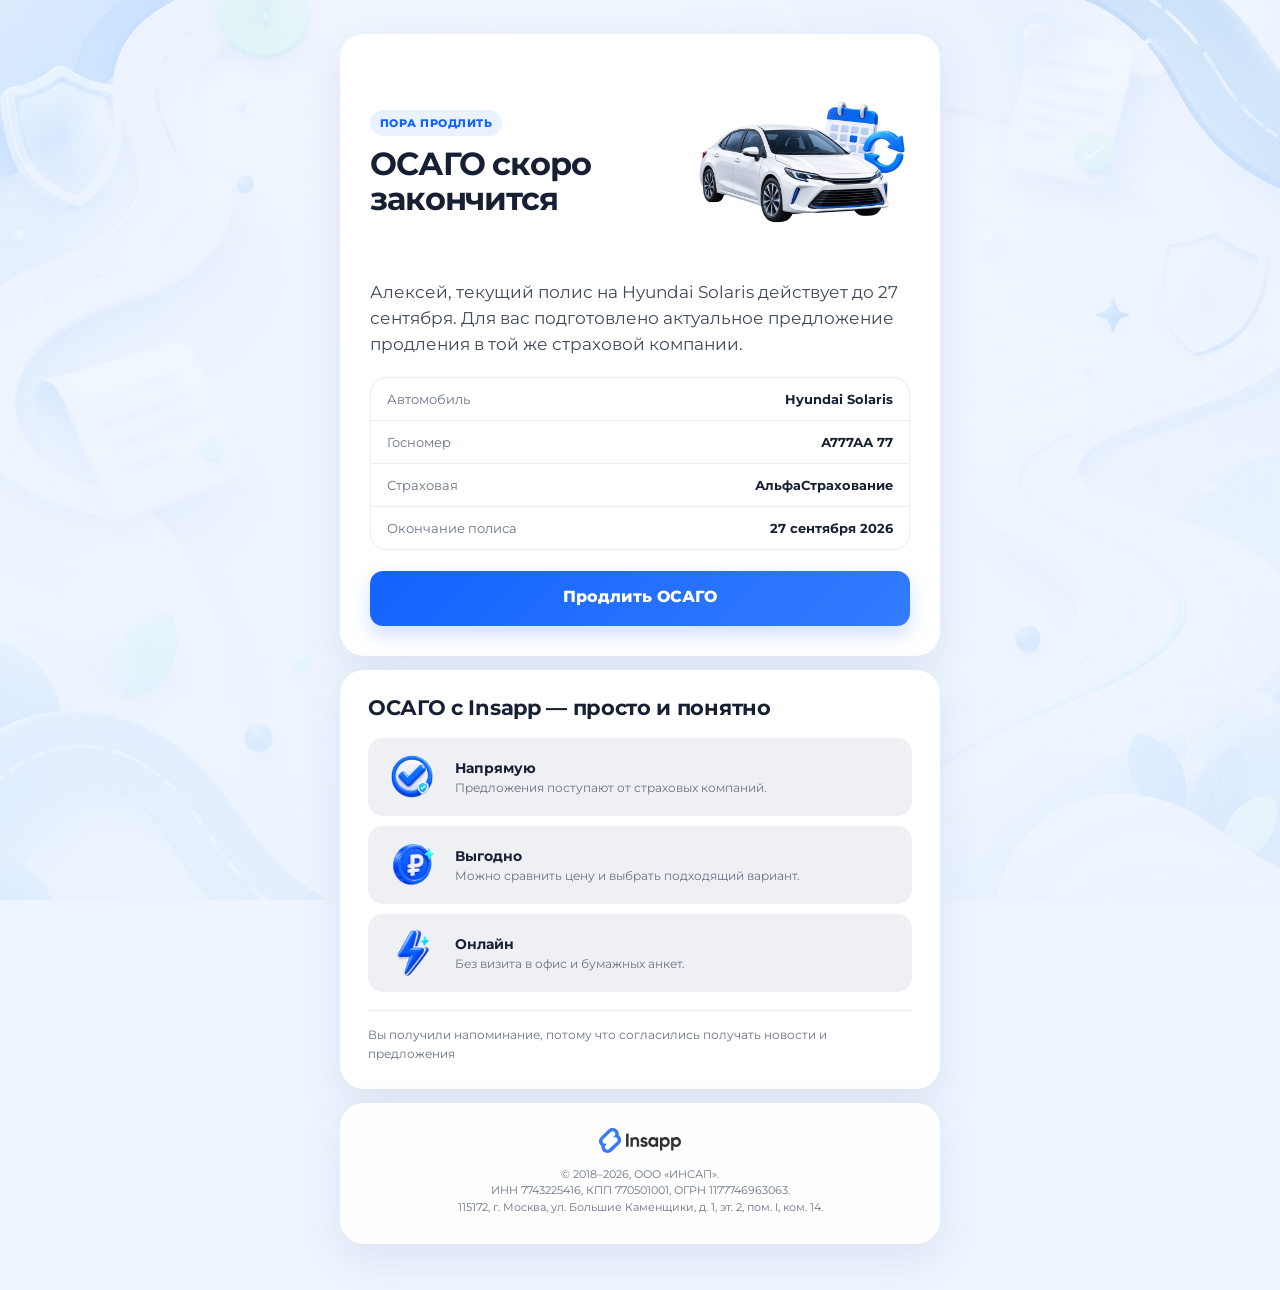
<file: email-previews/06-renewal.html>
<!doctype html>
<html lang="ru">
<head>
  <meta charset="utf-8">
  <meta name="viewport" content="width=device-width, initial-scale=1">
  <link rel="preconnect" href="https://fonts.googleapis.com">
  <link rel="preconnect" href="https://fonts.gstatic.com" crossorigin>
  <link href="https://fonts.googleapis.com/css2?family=Montserrat:wght@400;500;600;700;800;900&display=swap" rel="stylesheet">
  <link rel="stylesheet" href="preview-overrides.css">
  <title>ОСАГО скоро закончится · ИНСАП</title>
  <style>
    :root{color-scheme:light;--blue:#1463ff;--blue-dark:#084dcc;--ink:#172033;--muted:#687386;--line:#e8edf4;--soft:#f5f7fa;--blue-soft:#edf4ff;--green:#16a777}
    *{box-sizing:border-box}html,body{margin:0;min-height:100%;background:#eef5ff;color:var(--ink);font-family:-apple-system,BlinkMacSystemFont,"Segoe UI",Arial,sans-serif;-webkit-font-smoothing:antialiased}body{padding:34px 12px 46px;background-image:linear-gradient(rgba(238,245,255,.76),rgba(238,245,255,.9)),url("assets/email-background-v2.png");background-size:cover;background-position:center top;background-attachment:fixed}.preheader{display:none!important;max-height:0;overflow:hidden;opacity:0}.email{width:100%;max-width:600px;margin:0 auto;display:grid;gap:14px}.module,.header,.footer{overflow:hidden;background:#fff;border-radius:24px;box-shadow:0 14px 42px rgba(46,79,126,.1)}.header{display:flex;align-items:center;justify-content:space-between;padding:21px 28px}.header::after{content:"Страхование онлайн";color:#8490a0;font-size:12px}.brand-logo{display:block;width:112px;height:auto}.hero{display:grid;grid-template-columns:minmax(0,1fr) 250px;gap:8px;align-items:center;padding:24px 16px 12px 30px}.hero-copy{min-width:0;position:relative;z-index:3}.eyebrow{display:inline-block;margin-bottom:11px;padding:6px 10px;border-radius:999px;background:#eaf2ff;color:var(--blue);font-size:11px;font-weight:800;letter-spacing:.045em;text-transform:uppercase}.hero h1{margin:0;font-size:34px;line-height:1.08;letter-spacing:-.035em}.hero-art{position:relative;min-width:0;height:236px;display:flex;align-items:center;justify-content:center;overflow:visible}.hero-main-art{position:relative;z-index:2;display:block;width:132%;height:132%;max-width:none;object-fit:contain;filter:drop-shadow(0 15px 17px rgba(23,64,128,.16))}.hero-sparkles{position:absolute;z-index:1;top:8px;right:-6px;width:142px;height:auto;object-fit:contain;opacity:.92;pointer-events:none}.content{padding:0 30px 30px}.lead{margin:0 0 20px;color:#3e4958;font-size:17px;line-height:1.52}.details{overflow:hidden;margin:0 0 21px;border:1px solid var(--line);border-radius:16px;background:#fff}.detail-row{display:grid;grid-template-columns:145px 1fr;gap:16px;padding:13px 16px}.detail-row+.detail-row{border-top:1px solid var(--line)}.detail-row span{color:var(--muted);font-size:13px}.detail-row strong{font-size:13px;text-align:right}.email-cta{display:block;width:100%;min-height:55px;padding:16px 18px;border-radius:13px;background:linear-gradient(135deg,var(--blue),#347cff);box-shadow:0 9px 20px rgba(20,99,255,.2);color:#fff;font-size:16px;font-weight:800;text-align:center}.fine{margin:14px 2px 0;color:var(--muted);font-size:12px;line-height:1.5}.best-offer{margin-bottom:21px;padding:19px;border-radius:16px;background:var(--blue-soft)}.offer-top{display:flex;justify-content:space-between;gap:12px;color:var(--muted);font-size:12px}.offer-top strong{color:var(--blue);font-size:17px}.best-offer h2{margin:8px 0 13px;font-size:21px}.features{display:flex;flex-wrap:wrap;gap:8px 15px}.features span{color:#36506f;font-size:12px}.offer-list{overflow:hidden;margin-bottom:21px;border:1px solid var(--line);border-radius:16px;background:#fff}.offer-row{display:flex;align-items:center;justify-content:space-between;gap:18px;padding:15px 17px}.offer-row+.offer-row{border-top:1px solid var(--line)}.offer-row div{display:grid;gap:3px}.offer-row strong{font-size:14px}.offer-row span{color:var(--muted);font-size:12px}.offer-row b{white-space:nowrap;color:var(--blue);font-size:14px}.reassurance{padding:25px 28px}.reassurance h2{margin:0 0 18px;font-size:21px;letter-spacing:-.015em}.benefits{display:grid;gap:10px}.benefit{display:grid;grid-template-columns:60px 1fr;gap:13px;align-items:center;padding:9px 14px;border-radius:15px;background:var(--soft)}.benefit-icon{display:flex;width:60px;height:60px;align-items:center;justify-content:center}.benefit-icon img{display:block;width:58px;height:58px;object-fit:contain}.benefit strong{display:block;font-size:14px}.benefit p{margin:3px 0 0;color:var(--muted);font-size:12px;line-height:1.38}.footer{padding:25px 30px 28px;background:rgba(255,255,255,.94);color:var(--muted);font-size:10.5px;line-height:1.55;text-align:center}.footer-logo{display:block;width:82px;height:auto;margin:0 auto 14px;opacity:.8}.footer-links{display:flex;flex-wrap:wrap;justify-content:center;gap:6px 16px;margin-bottom:16px}.footer a,.footer-link{color:#5b6d84;text-decoration:underline;text-underline-offset:2px}.footer p{margin:0}.footer p+p{margin-top:11px}.footer-reason{padding-top:13px;border-top:1px solid var(--line)}.unsubscribe{display:inline-block;margin-top:8px;color:#52677f;text-decoration:underline;text-underline-offset:2px}
    @media(max-width:540px){body{padding:12px 10px 24px;background-attachment:scroll}.email{gap:10px}.module,.header,.footer{border-radius:19px}.header{padding:18px 20px}.header::after{display:none}.brand-logo{width:106px}.hero{grid-template-columns:1fr;padding:22px 20px 6px}.hero h1{font-size:30px}.hero-art{height:226px;margin-top:0}.hero-main-art{width:122%;height:122%;max-width:390px}.hero-sparkles{top:3px;right:7%;width:130px}.content{padding:0 20px 25px}.detail-row{grid-template-columns:1fr;gap:3px}.detail-row strong{text-align:left}.offer-row{align-items:flex-start}.reassurance{padding:22px 20px}.benefit{grid-template-columns:58px 1fr;padding:9px 10px}.benefit-icon{width:58px;height:58px}.benefit-icon img{width:56px;height:56px}.footer{padding:21px 20px}}
  </style>
  <style>
    .hero{grid-template-columns:minmax(0,1fr) 220px;gap:18px;padding:24px 28px 12px 30px}.hero h1{font-size:32px;line-height:1.08;text-wrap:balance}.heading-line{display:block;white-space:nowrap}.hero-art{width:100%;height:210px;overflow:hidden}.hero-main-art{width:108%;height:108%;max-width:238px}.hero-sparkles{top:16px;right:4px;width:98px}
    .hero-main-art{filter:none}
    @media(max-width:540px){.hero{grid-template-columns:1fr;padding-right:20px}.hero h1{font-size:29px}.hero-art{height:218px}.hero-main-art{width:104%;height:104%;max-width:330px}.hero-sparkles{right:9%;width:96px}}
  </style>
  <style>
    html.partner-theme{--partner-action:#111111;--partner-accent:#b45309;--partner-accent-soft:#fff0d8;--partner-page:#f7f7f8;--partner-border:#e5e7eb;--partner-footer:#fafafa;--blue:var(--partner-action);--blue-dark:#111111;--blue-soft:var(--partner-accent-soft);--ink:#202126;--muted:#6d6b75;--line:var(--partner-border);--soft:#f6f7f8}
    html.partner-theme body{background:linear-gradient(135deg,#eefbf6 0%,#fff8e6 52%,#fff1ef 100%)!important}
    html.partner-theme .module,html.partner-theme .footer{border:0!important}
    html.partner-theme .eyebrow{background:var(--partner-accent-soft)!important;color:var(--partner-accent)!important}
    html.partner-theme .email-cta{background:var(--partner-action)!important;box-shadow:none!important}
    html.partner-theme .hero-main-art,html.partner-theme .simple-art-main{filter:none!important}
    html.partner-theme .hero-sparkles{display:none!important}
    html.partner-theme .benefit-icon img{filter:none!important}
    html.partner-theme .benefit:nth-child(1){background:#e9f8f1!important}html.partner-theme .benefit:nth-child(1) strong{color:#13795b}
    html.partner-theme .benefit:nth-child(2){background:#fff4d6!important}html.partner-theme .benefit:nth-child(2) strong{color:#8a5b00}
    html.partner-theme .benefit:nth-child(3){background:#fdeceb!important}html.partner-theme .benefit:nth-child(3) strong{color:#a63b32}
    html.partner-theme .simple-art{padding:0!important;background:transparent!important}
    html.partner-theme{--partner-accent:#4a6f95;--partner-accent-soft:#edf2f7;--partner-page:#f2f4f6;--partner-footer:#f8f9fa}
    html.partner-theme body{background:linear-gradient(135deg,#eceff2 0%,#f7f8fa 52%,#eef3f8 100%)!important}
    html.partner-theme .benefit:nth-child(1),html.partner-theme .benefit:nth-child(2),html.partner-theme .benefit:nth-child(3){background:#eef0f3!important}
    html.partner-theme .benefit:nth-child(1) strong,html.partner-theme .benefit:nth-child(2) strong,html.partner-theme .benefit:nth-child(3) strong{color:#30343b}
    html.partner-theme .footer{background:var(--partner-footer)!important}
    html.partner-theme .brand-logo,html.partner-theme .footer-logo{display:none!important}
    html.partner-theme .header{justify-content:flex-start!important}
    html.partner-theme .simple-header{display:none!important}
  </style>
  <script>
    (() => {
      if (new URLSearchParams(window.location.search).get('theme') !== 'partner') return;
      document.documentElement.classList.add('partner-theme');
      document.addEventListener('DOMContentLoaded', () => {
        document.title = document.title.split(' · ')[0] + ' · партнёрский шаблон';
        document.querySelectorAll('[data-partner-src]').forEach((image) => { image.src = image.dataset.partnerSrc; });
        const partnerIcons = {'benefit-check-v1.png':'partner-benefit-check-v1.png','benefit-mail-v1.png':'partner-benefit-mail-v1.png','benefit-car-v1.png':'partner-benefit-car-v1.png','benefit-lock-v1.png':'partner-benefit-lock-v1.png','benefit-price-v1.png':'partner-benefit-price-v1.png','benefit-speed-v1.png':'partner-benefit-speed-v1.png'};
        document.querySelectorAll('.benefit-icon img').forEach((image) => { const name = image.src.split('/').pop(); if (partnerIcons[name]) image.src = 'assets/' + partnerIcons[name]; });
        const reassuranceTitle = document.querySelector('.reassurance h2');
        if (reassuranceTitle) reassuranceTitle.textContent = 'Страхование — просто и понятно';
      });
    })();
  </script>

  <style>.benefit{background:#eef0f3!important}</style>
  <style>.reassurance .footer-reason,.simple-content .footer-reason{margin:18px 0 0;padding-top:15px;border-top:1px solid var(--line);color:var(--muted);font-size:12px;line-height:1.55;text-align:left}html.partner-theme .footer{display:none!important}</style>
</head>
<body>
  <span class="preheader">Проверьте актуальное продление ОСАГО — данные уже сохранены.</span>
  <main class="email">
    <section class="module primary">
      <div class="hero">
        <div class="hero-copy"><div class="eyebrow">Пора продлить</div><h1><span class="heading-line">ОСАГО скоро</span><span class="heading-line">закончится</span></h1></div>
        <div class="hero-art"><img class="hero-main-art" src="assets/renewal-car-v2.png" data-partner-src="assets/renewal-car-neutral-v3.png" alt="Автомобиль, календарь и продление полиса" width="360" height="250"></div>
      </div>
      <div class="content">
        <p class="lead">Алексей, текущий полис на Hyundai Solaris действует до 27 сентября. Для вас подготовлено актуальное предложение продления в той же страховой компании.</p>
        <div class="details"><div class="detail-row"><span>Автомобиль</span><strong>Hyundai Solaris</strong></div><div class="detail-row"><span>Госномер</span><strong>А777АА 77</strong></div><div class="detail-row"><span>Страховая</span><strong>АльфаСтрахование</strong></div><div class="detail-row"><span>Окончание полиса</span><strong>27 сентября 2026</strong></div></div>
        
        
        <span class="email-cta">Продлить ОСАГО</span>
      </div>
    </section>
    <section class="module reassurance"><h2>ОСАГО с Insapp — просто и понятно</h2><div class="benefits"><div class="benefit"><span class="benefit-icon"><img src="assets/benefit-check-v1.png" alt="" width="58" height="58"></span><div><strong>Напрямую</strong><p>Предложения поступают от страховых компаний.</p></div></div><div class="benefit"><span class="benefit-icon"><img src="assets/benefit-price-v1.png" alt="" width="58" height="58"></span><div><strong>Выгодно</strong><p>Можно сравнить цену и выбрать подходящий вариант.</p></div></div><div class="benefit"><span class="benefit-icon"><img src="assets/benefit-speed-v1.png" alt="" width="58" height="58"></span><div><strong>Онлайн</strong><p>Без визита в офис и бумажных анкет.</p></div></div></div><p class="footer-reason">Вы получили напоминание, потому что согласились получать новости и предложения</p></section>
    <footer class="footer">
      <img class="footer-logo" src="assets/insapp-logo-official.svg" alt="Insapp" width="103" height="32">
      <p>© 2018–2026, ООО «ИНСАП».<br>ИНН 7743225416, КПП 770501001, ОГРН 1177746963063.<br>115172, г. Москва, ул. Большие Каменщики, д. 1, эт. 2, пом. I, ком. 14.</p>
    </footer>
  </main>
</body>
</html>
</file>
<file: email-previews/preview-overrides.css>
/* Shared presentation rules for the published mockups. */
html, body, button, input { font-family: Montserrat, Arial, sans-serif !important; }

/* Show the complete hero artwork in both preview families. */
html .hero-art { overflow: visible; }
html .hero-main-art {
  width: 100%;
  height: 100%;
  max-width: 100%;
  object-fit: contain;
}

/* Keep partner artwork compact inside the first card at every preview width. */
html.partner-theme .hero { align-items: start; padding-top: 20px; padding-bottom: 4px; }
html.partner-theme .hero-art { height: 148px; overflow: visible; }

@media (max-width: 540px) {
  html.partner-theme .hero { padding-top: 22px; }
  html.partner-theme .hero-art { height: 190px; }
}
</file>
